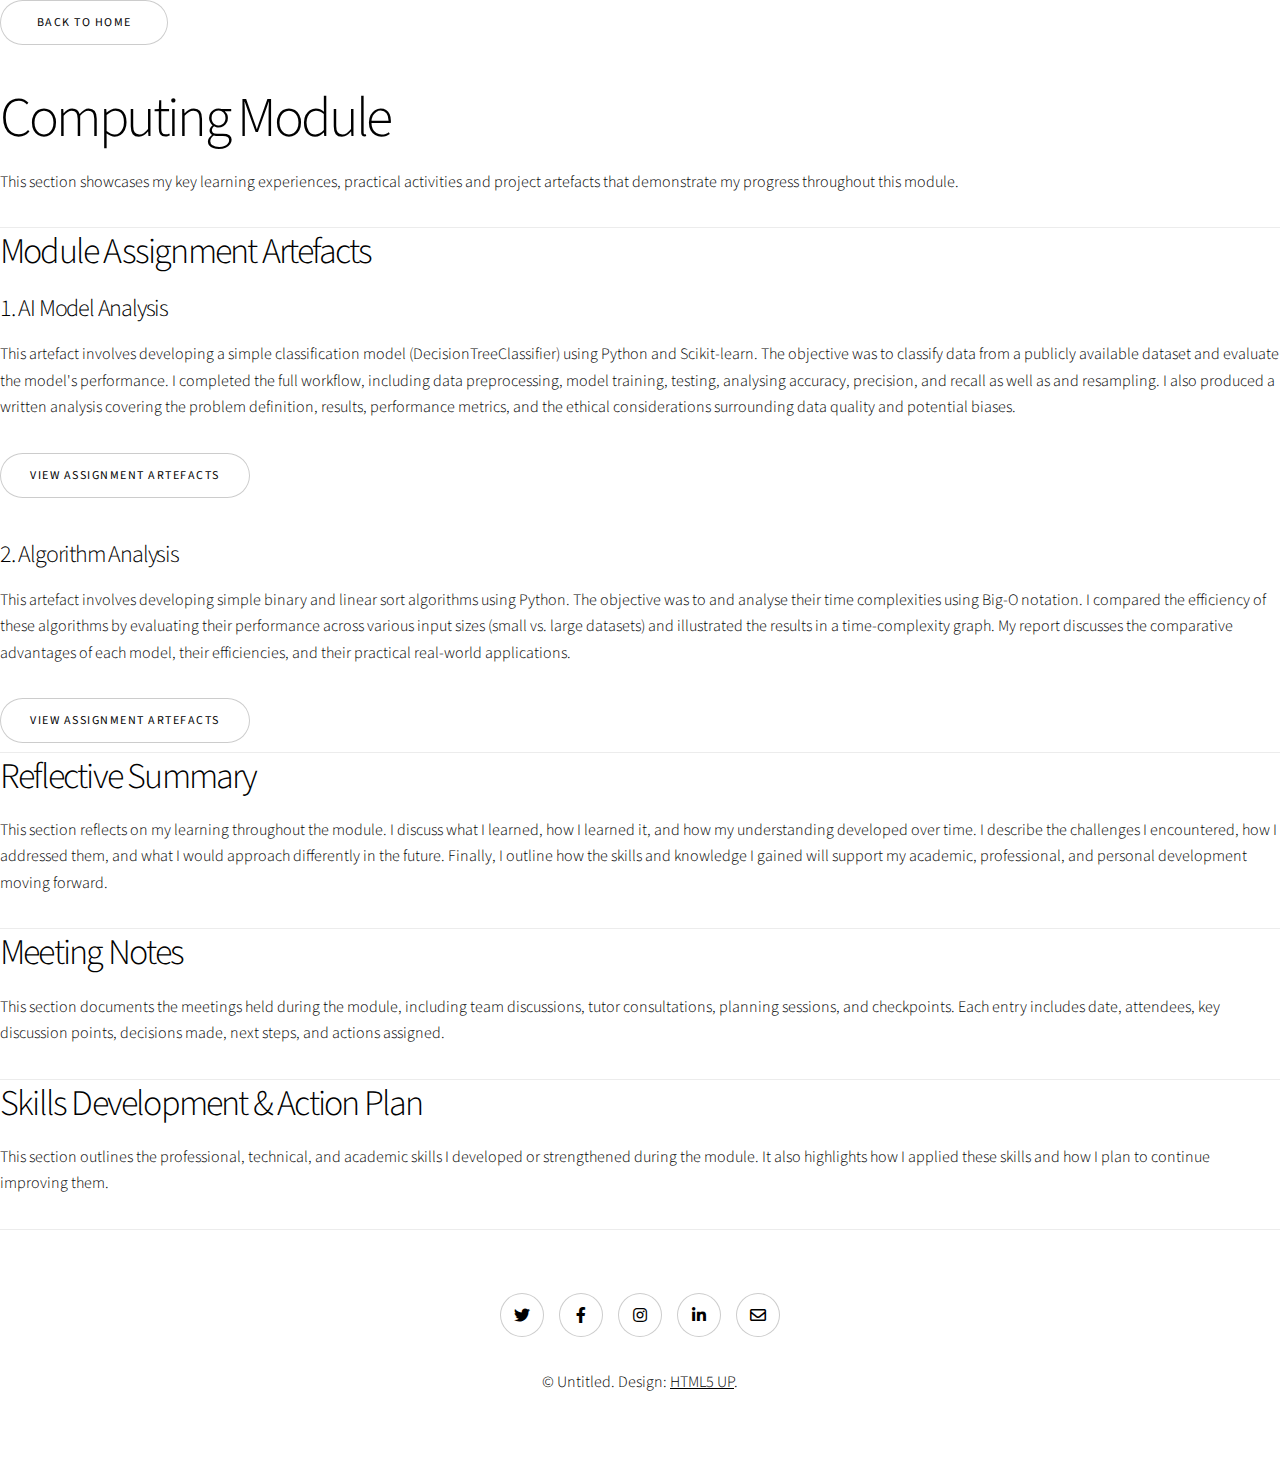
<file: module-01.html>
<!DOCTYPE HTML>
<!--
	Story by HTML5 UP
	html5up.net | @ajlkn
	Free for personal and commercial use under the CCA 3.0 license (html5up.net/license)
-->
<html>

<head>
	<title>Story by HTML5 UP</title>
	<meta charset="utf-8" />
	<meta name="viewport" content="width=device-width, initial-scale=1, user-scalable=no" />
	<link rel="stylesheet" href="assets/css/main.css" />
	<noscript>
		<link rel="stylesheet" href="assets/css/noscript.css" />
	</noscript>
</head>

<body class="is-preload gadjg">

	<!-- Wrapper -->
	<div id="wrapper" class="divided">


		<section
			class="agadjg-module-01 agadjg-module-spacing style2 orient-left content-align-left onload-image-fade-in onload-content-fade-right">
			<ul class="agadjg-align-right actions stacked align">
				<li class="agadjg-align-right"><a href="/" class="button big wide smooth-scroll-middle">Back to home</a>
				</li>
			</ul>
			<h1>Computing Module</h1>
			<p>This section showcases my key learning experiences, practical activities and project artefacts that
				demonstrate my progress throughout this module.</p>
		</section>

		<section
			class="agadjg-module-spacing style2 orient-left content-align-left  onload-image-fade-in onload-content-fade-right">
			<h2>Module Assignment Artefacts</h2>
			<h3>1. AI Model Analysis</h3>
			<p>This artefact involves developing a simple classification model (DecisionTreeClassifier) using Python and
				Scikit-learn. The objective was to classify data from a publicly available dataset and evaluate the
				model's performance. I completed the full workflow, including data preprocessing, model training,
				testing, analysing accuracy, precision, and recall as well as and resampling. I also produced a written
				analysis covering the problem definition, results, performance metrics, and the ethical considerations
				surrounding data quality and potential biases.</p>
			<a href="/module-01.html" class="button">View Assignment Artefacts</a>
			<ul></ul>
			<h3>2. Algorithm Analysis</h3>
			<p>
				This artefact involves developing simple binary and linear sort algorithms using Python. The objective
				was to and analyse their time complexities using Big-O notation. I compared the efficiency of these
				algorithms by evaluating their performance across various input sizes (small vs. large datasets) and
				illustrated the results in a time-complexity graph. My report discusses the comparative advantages of
				each model, their efficiencies, and their practical real-world applications.
			</p>
			<a href="/module-01.html" class="button">View Assignment Artefacts</a>
		</section>

		<section
			class="agadjg-module-spacing style2 orient-left content-align-left  onload-image-fade-in onload-content-fade-right">
			<h2>Reflective Summary</h2>
			<p>This section reflects on my learning throughout the module. I discuss what I learned, how I learned it,
				and how my understanding developed over time. I describe the challenges I encountered, how I addressed
				them, and what I would approach differently in the future.
				Finally, I outline how the skills and knowledge I gained will support my academic, professional, and
				personal development moving forward.</p>
		</section>

		<section
			class="agadjg-module-spacing style2 orient-left content-align-left  onload-image-fade-in onload-content-fade-right">
			<h2>Meeting Notes</h2>
			<p>This section documents the meetings held during the module, including team discussions, tutor
				consultations, planning sessions, and checkpoints. Each entry includes date, attendees, key discussion
				points, decisions made, next steps, and actions assigned.</p>
		</section>

		<section
			class="agadjg-module-spacing style2 orient-left content-align-left  onload-image-fade-in onload-content-fade-right">
			<h2>Skills Development & Action Plan</h2>
			<p>This section outlines the professional, technical, and academic skills I developed or strengthened during
				the module. It also highlights how I applied these skills and how I plan to continue improving them.</p>
		</section>

		<!-- Footer -->
		<footer class="wrapper style1 align-center">
			<div class="inner">
				<ul class="icons">
					<li><a href="#" class="icon brands style2 fa-twitter"><span class="label">Twitter</span></a></li>
					<li><a href="#" class="icon brands style2 fa-facebook-f"><span class="label">Facebook</span></a>
					</li>
					<li><a href="#" class="icon brands style2 fa-instagram"><span class="label">Instagram</span></a>
					</li>
					<li><a href="#" class="icon brands style2 fa-linkedin-in"><span class="label">LinkedIn</span></a>
					</li>
					<li><a href="#" class="icon style2 fa-envelope"><span class="label">Email</span></a></li>
				</ul>
				<p>&copy; Untitled. Design: <a href="https://html5up.net">HTML5 UP</a>.</p>
			</div>
		</footer>
	</div>

	<!-- Scripts -->
	<script src="assets/js/jquery.min.js"></script>
	<script src="assets/js/jquery.scrollex.min.js"></script>
	<script src="assets/js/jquery.scrolly.min.js"></script>
	<script src="assets/js/browser.min.js"></script>
	<script src="assets/js/breakpoints.min.js"></script>
	<script src="assets/js/util.js"></script>
	<script src="assets/js/main.js"></script>
</body>

</html>
</file>
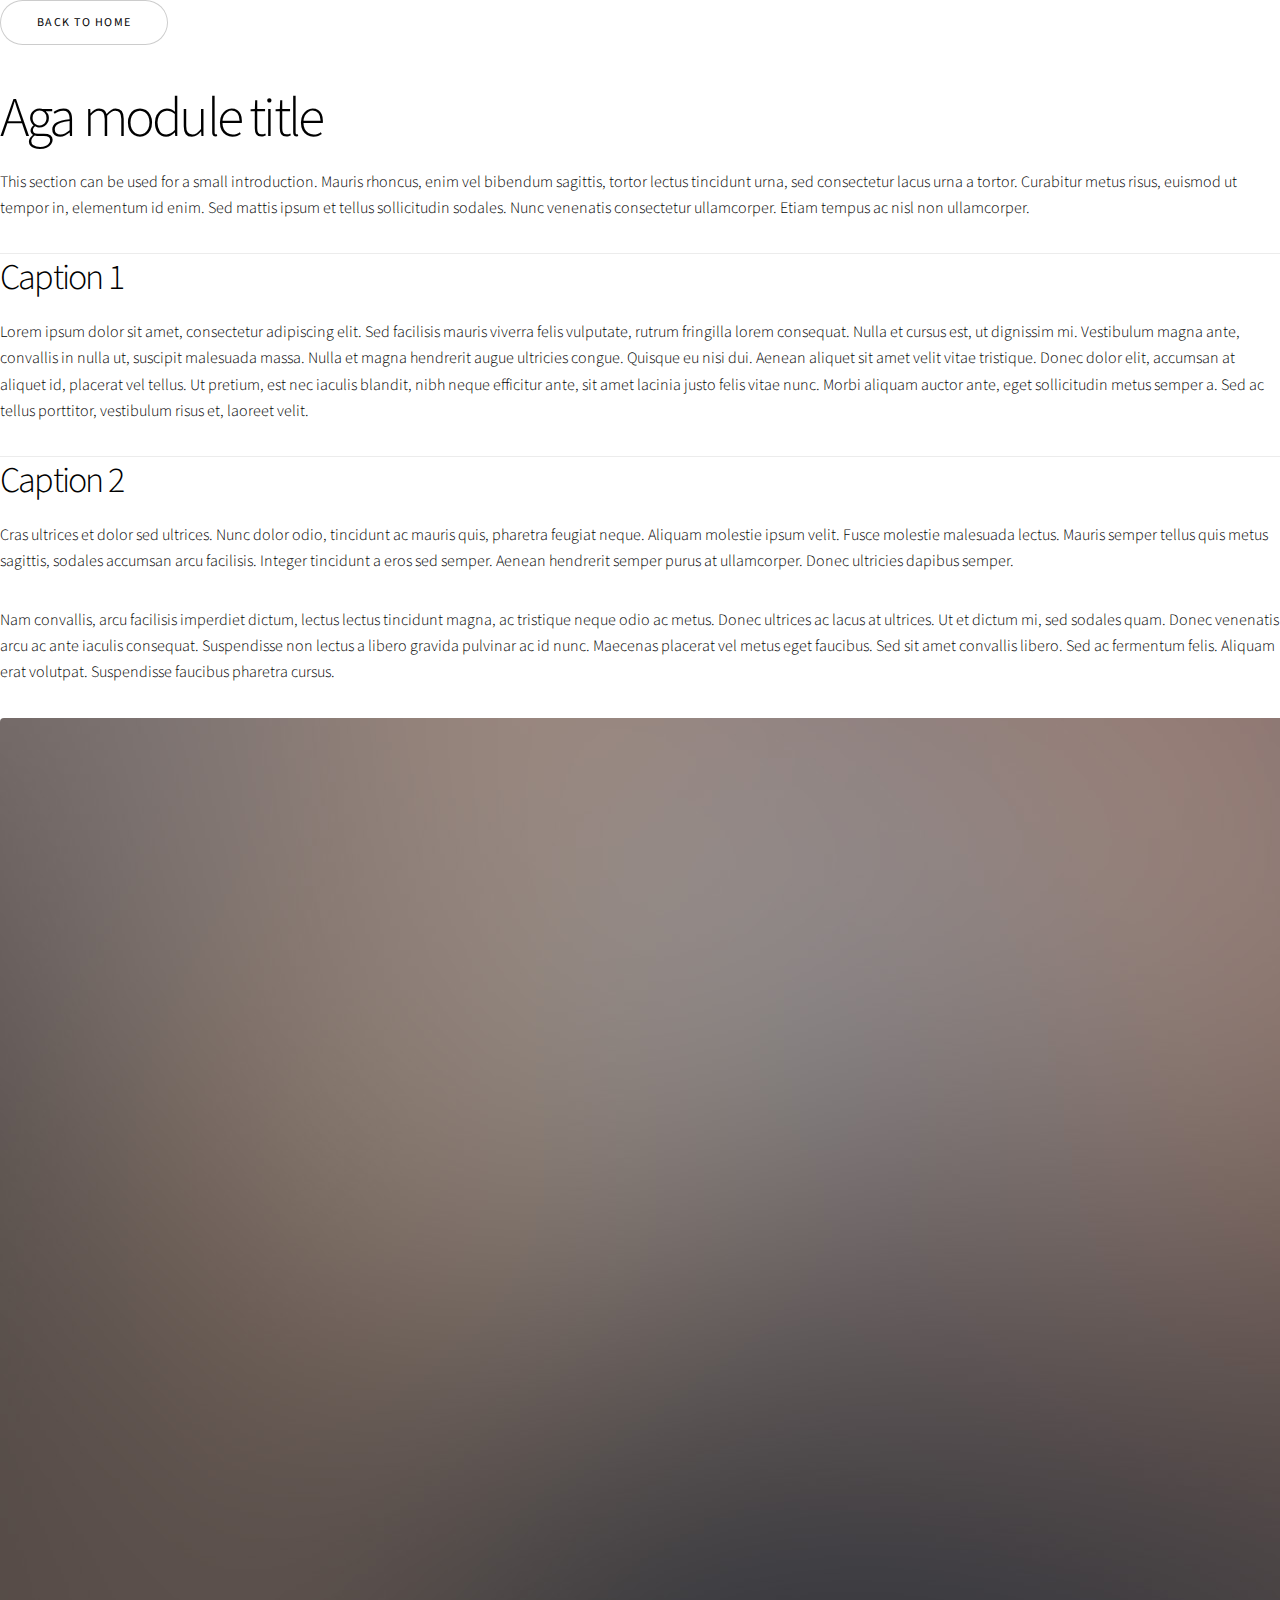
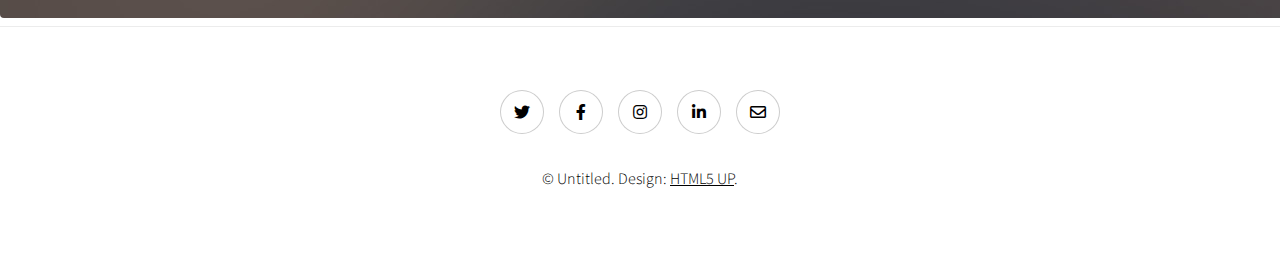
<file: module-02.html>
<!DOCTYPE HTML>
<!--
	Story by HTML5 UP
	html5up.net | @ajlkn
	Free for personal and commercial use under the CCA 3.0 license (html5up.net/license)
-->
<html>

<head>
	<title>Story by HTML5 UP</title>
	<meta charset="utf-8" />
	<meta name="viewport" content="width=device-width, initial-scale=1, user-scalable=no" />
	<link rel="stylesheet" href="assets/css/main.css" />
	<noscript>
		<link rel="stylesheet" href="assets/css/noscript.css" />
	</noscript>
</head>

<body class="is-preload gadjg">

	<!-- Wrapper -->
	<div id="wrapper" class="divided">


		<section
			class="agadjg-module-01 agadjg-module-spacing style2 orient-left content-align-left onload-image-fade-in onload-content-fade-right">
			<ul class="agadjg-align-right actions stacked align">
				<li class="agadjg-align-right"><a href="/" class="button big wide smooth-scroll-middle">Back to home</a></li>
			</ul>
			<h1>Aga module title</h1>
			<p>This section can be used for a small introduction. Mauris rhoncus, enim vel bibendum sagittis, tortor lectus tincidunt urna, sed consectetur lacus urna a
				tortor. Curabitur metus risus, euismod ut tempor in, elementum id enim. Sed mattis ipsum et tellus
				sollicitudin sodales. Nunc venenatis consectetur ullamcorper. Etiam tempus ac nisl non ullamcorper.</p>
		</section>

		<section
			class="agadjg-module-spacing style2 orient-left content-align-left  onload-image-fade-in onload-content-fade-right">
			<h2>Caption 1</h2>
			<p>Lorem ipsum dolor sit amet, consectetur adipiscing elit. Sed facilisis mauris viverra felis vulputate,
				rutrum fringilla lorem consequat. Nulla et cursus est, ut dignissim mi. Vestibulum magna ante, convallis
				in nulla ut, suscipit malesuada massa. Nulla et magna hendrerit augue ultricies congue. Quisque eu nisi
				dui. Aenean aliquet sit amet velit vitae tristique. Donec dolor elit, accumsan at aliquet id, placerat
				vel tellus. Ut pretium, est nec iaculis blandit, nibh neque efficitur ante, sit amet lacinia justo felis
				vitae nunc. Morbi aliquam auctor ante, eget sollicitudin metus semper a. Sed ac tellus porttitor,
				vestibulum risus et, laoreet velit. </p>
		</section>

		<section
			class="agadjg-module-spacing style2 orient-left content-align-left  onload-image-fade-in onload-content-fade-right">
			<h2>Caption 2</h2>

			<p> Cras ultrices et dolor sed ultrices. Nunc dolor odio, tincidunt ac mauris quis, pharetra feugiat neque.
				Aliquam molestie ipsum velit. Fusce molestie malesuada lectus. Mauris semper tellus quis metus sagittis,
				sodales accumsan arcu facilisis. Integer tincidunt a eros sed semper. Aenean hendrerit semper purus at
				ullamcorper. Donec ultricies dapibus semper.</p>
			<p>Nam convallis, arcu facilisis imperdiet dictum, lectus lectus tincidunt magna, ac tristique neque odio ac
				metus. Donec ultrices ac lacus at ultrices. Ut et dictum mi, sed sodales quam. Donec venenatis arcu ac
				ante iaculis consequat. Suspendisse non lectus a libero gravida pulvinar ac id nunc. Maecenas placerat
				vel metus eget faucibus. Sed sit amet convallis libero. Sed ac fermentum felis. Aliquam erat volutpat.
				Suspendisse faucibus pharetra cursus. </p>

			<div class="image">
				<a href="/images/spotlight01.jpg" target="_blank">
					<img class="img-50" src="images/spotlight01.jpg" alt="" />
				</a>
			</div>
		</section>

		<!-- Footer -->
		<footer class="wrapper style1 align-center">
			<div class="inner">
				<ul class="icons">
					<li><a href="#" class="icon brands style2 fa-twitter"><span class="label">Twitter</span></a></li>
					<li><a href="#" class="icon brands style2 fa-facebook-f"><span class="label">Facebook</span></a>
					</li>
					<li><a href="#" class="icon brands style2 fa-instagram"><span class="label">Instagram</span></a>
					</li>
					<li><a href="#" class="icon brands style2 fa-linkedin-in"><span class="label">LinkedIn</span></a>
					</li>
					<li><a href="#" class="icon style2 fa-envelope"><span class="label">Email</span></a></li>
				</ul>
				<p>&copy; Untitled. Design: <a href="https://html5up.net">HTML5 UP</a>.</p>
			</div>
		</footer>
	</div>

	<!-- Scripts -->
	<script src="assets/js/jquery.min.js"></script>
	<script src="assets/js/jquery.scrollex.min.js"></script>
	<script src="assets/js/jquery.scrolly.min.js"></script>
	<script src="assets/js/browser.min.js"></script>
	<script src="assets/js/breakpoints.min.js"></script>
	<script src="assets/js/util.js"></script>
	<script src="assets/js/main.js"></script>
</body>

</html>
</file>
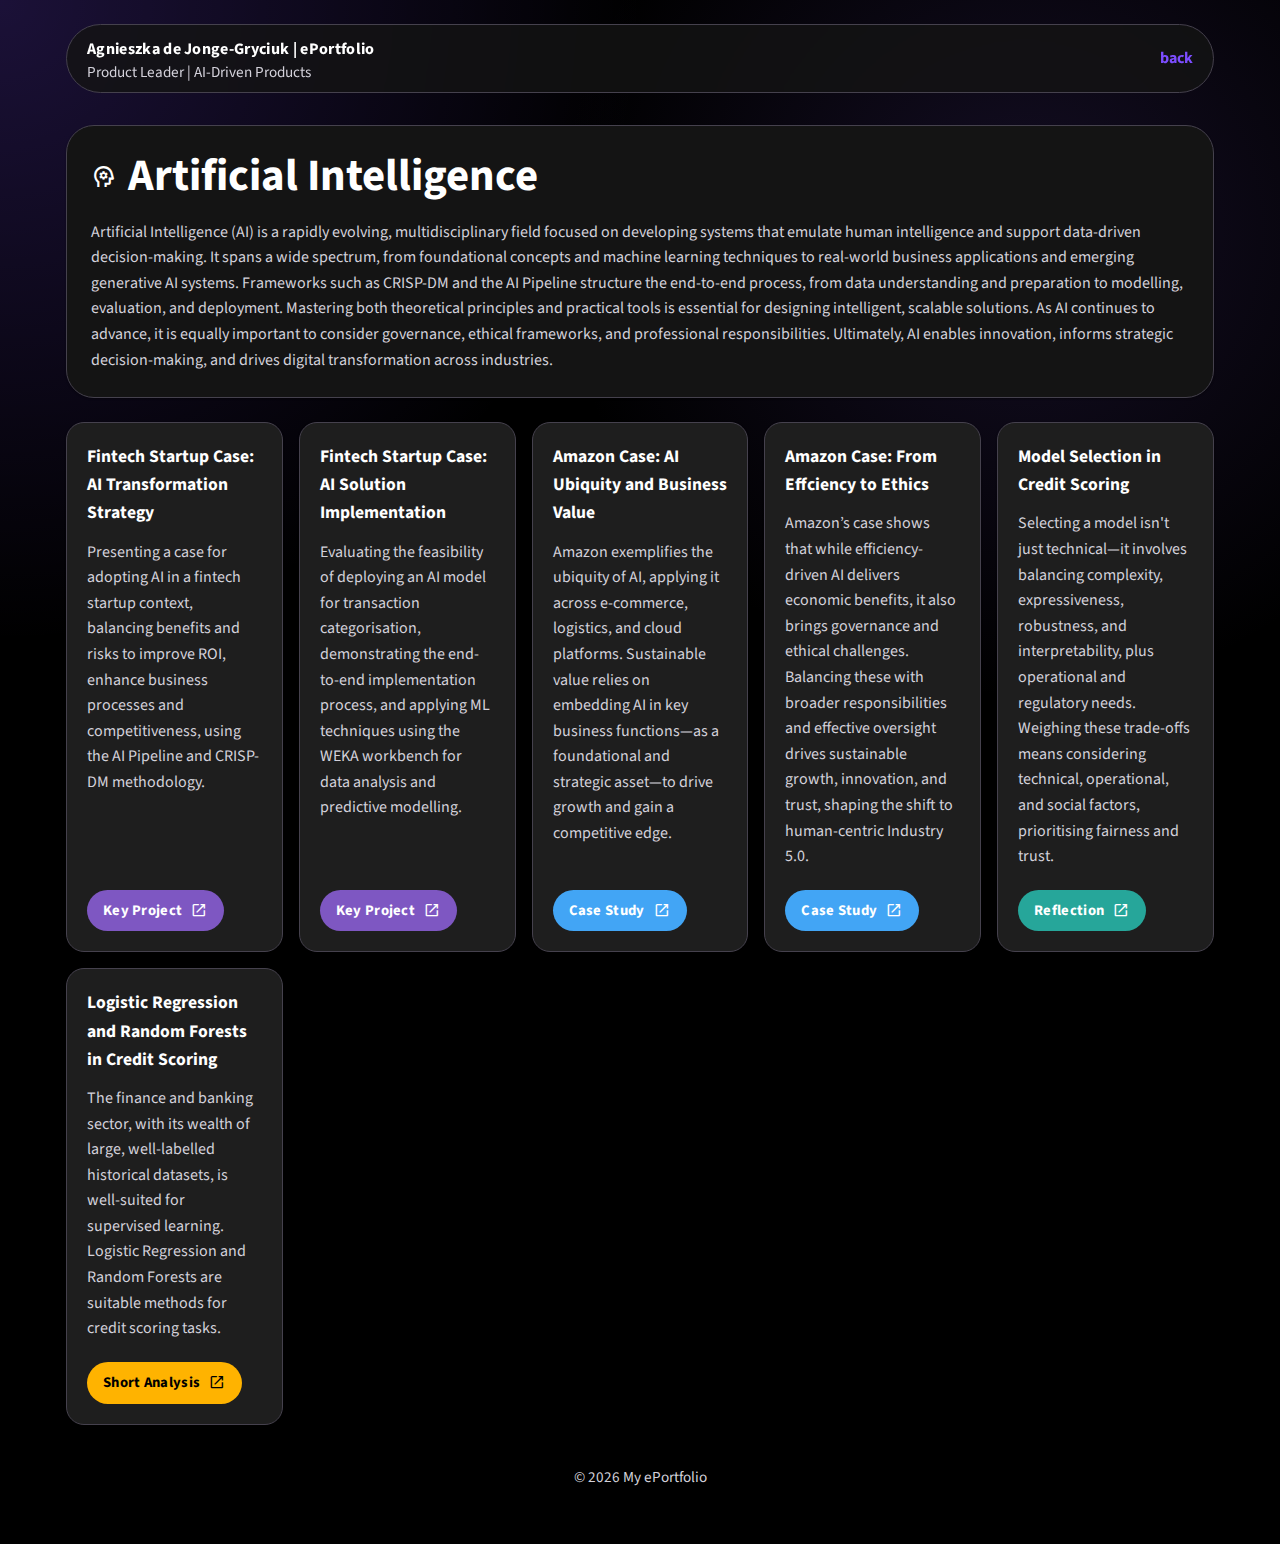
<file: pages/artificial-intelligence.html>
<!doctype html>
<html lang="en">
<head>
  <meta charset="utf-8">
  <meta name="viewport" content="width=device-width, initial-scale=1">
  <title>Artificial Intelligence | My ePortfolio</title>
  <meta name="description" content="Structured portfolio sections for Artificial Intelligence.">
  <link rel="preconnect" href="https://fonts.googleapis.com">
  <link rel="preconnect" href="https://fonts.gstatic.com" crossorigin>
    <link href="https://fonts.googleapis.com/css2?family=Roboto:ital,wght@0,100;0,300;0,400;0,500;0,700;0,900;1,100;1,300;1,400;1,500;1,700;1,900&family=Rubik:ital,wght@0,300..900;1,300..900&family=Source+Sans+3:ital,wght@0,200..900;1,200..900&display=swap" rel="stylesheet">
  <link href="https://fonts.googleapis.com/css2?family=Material+Symbols+Outlined:opsz,wght,FILL,GRAD@24,500,0,0" rel="stylesheet">
  <link rel="stylesheet" href="../assets/css/base.css">
  <link rel="stylesheet" href="../assets/css/components.css">
  <link rel="stylesheet" href="../assets/css/responsive.css">
</head>
<body>
  <a class="skip-link" href="#main">Skip to main content</a>
  <div class="page-shell">
    <header class="site-header">
      <nav class="top-nav" aria-label="Main navigation">
        <div class="brand-wrap">
          <span class="brand">Agnieszka de Jonge-Gryciuk | ePortfolio</span>
          <span class="brand-subtitle">Product Leader | AI-Driven Products</span>
        </div>
        <a class="nav-link" href="../index.html">back</a>
      </nav>
    </header>

    <main id="main">
      <section class="panel page-heading">
        <h1 class="section-title">
          <span class="module-label">
            <span class="material-symbols-outlined module-icon" aria-hidden="true">psychology</span>
            Artificial Intelligence
          </span>
        </h1>
        <p>Artificial Intelligence (AI) is a rapidly evolving, multidisciplinary field focused on developing systems that emulate human intelligence and support data-driven decision-making. It spans a wide spectrum, from foundational concepts and machine learning techniques to real-world business applications and emerging generative AI systems. Frameworks such as CRISP-DM and the AI Pipeline structure the end-to-end process, from data understanding and preparation to modelling, evaluation, and deployment. Mastering both theoretical principles and practical tools is essential for designing intelligent, scalable solutions. As AI continues to advance, it is equally important to consider governance, ethical frameworks, and professional responsibilities. Ultimately, AI enables innovation, informs strategic decision-making, and drives digital transformation across industries.
</p>
      </section>

      <section class="section-grid" aria-label="Portfolio section cards">
        <article class="card">
          <h3>Fintech Startup Case: AI Transformation Strategy</h3>
          <p>Presenting a case for adopting AI in a fintech startup context, balancing benefits and risks to improve ROI, enhance business processes and competitiveness, using the AI
             Pipeline and CRISP-DM methodology.</p>
          <div class="card-footer">
            <a class="md-btn btn-key-project" href="../assets/pdf/Fintech_Startup_AI_Transformation_Proposal.pdf" target="_blank">
              <span>Key Project</span>
              <span class="material-symbols-outlined" aria-hidden="true">open_in_new</span>
            </a>
          </div>
        </article>

        <article class="card">
          <h3>Fintech Startup Case: AI Solution Implementation </h3>
          <p>Evaluating the feasibility of deploying an AI model for transaction categorisation, demonstrating the end-to-end implementation process, and applying ML techniques using the WEKA workbench for data analysis and predictive modelling.</p>
          <div class="card-footer">
            <a class="md-btn btn-key-project" href="../assets/pdf/Fintech_Startup_AI_Solution_Implementation.pdf" target="_blank">
              <span>Key Project</span>
              <span class="material-symbols-outlined" aria-hidden="true">open_in_new</span>
            </a>
          </div>
        </article>
        <article class="card">
          <h3>Amazon Case: AI Ubiquity and Business Value</h3>
          <p>Amazon exemplifies the ubiquity of AI, applying it across e-commerce, logistics, and cloud platforms. Sustainable value relies on embedding AI in key business functions—as a foundational and strategic asset—to drive growth and gain a competitive edge.</p>
          <div class="card-footer">
            <a class="md-btn btn-case-study" href="../assets/pdf/Ubiquitous_AI_Lessons_from_Amazon.pdf" target="_blank">
              <span>Case Study</span>
              <span class="material-symbols-outlined" aria-hidden="true">open_in_new</span>
            </a>
          </div>
        </article>

        </article>
        <article class="card">
          <h3>Amazon Case: From Effciency to Ethics</h3>
          <p>Amazon’s case shows that while efficiency-driven AI delivers economic benefits, it also brings governance and ethical challenges. Balancing these with broader responsibilities and effective oversight drives sustainable growth, innovation, and trust, shaping the shift to human-centric Industry 5.0.</p>
          <div class="card-footer">
            <a class="md-btn btn-case-study" href="../assets/pdf/Amazon_From_Efficiency_to_Ethics.pdf" target="_blank">
              <span>Case Study</span>
              <span class="material-symbols-outlined" aria-hidden="true">open_in_new</span>
            </a>
          </div>
        </article>

        <article class="card">
          <h3>Model Selection in Credit Scoring</h3>
          <p>Selecting a model isn't just technical—it involves balancing complexity, expressiveness, robustness, and interpretability, plus operational and regulatory needs. Weighing these trade-offs means considering technical, operational, and social factors, prioritising fairness and trust.</p>
          <div class="card-footer">
            <a class="md-btn btn-reflection" href="../assets/pdf/Model_Selection_in_Credit_Risk_Management.pdf" target="_blank">
              <span>Reflection</span>
              <span class="material-symbols-outlined" aria-hidden="true">open_in_new</span>
            </a>
          </div>
        </article>

        <article class="card">
          <h3>Logistic Regression and Random Forests in Credit Scoring</h3>
          <p>The finance and banking sector, with its wealth of large, well-labelled historical datasets, is well-suited for supervised learning. Logistic Regression and Random Forests are suitable methods for credit scoring tasks.</p>
          <div class="card-footer">
            <a class="md-btn btn-short-analysis" href="../assets/pdf/Logistic_Regression_and_Random_Forests_in_Credit_Scoring.pdf" target="_blank">
              <span>Short Analysis</span>
              <span class="material-symbols-outlined" aria-hidden="true">open_in_new</span>
            </a>
          </div>
        </article>

      </section>
    </main>

    <footer class="footer">
      <p>&copy; <span data-year></span> My ePortfolio</p>
    </footer>
  </div>

  <script src="../assets/js/site.js"></script>
</body>
</html>
</file>
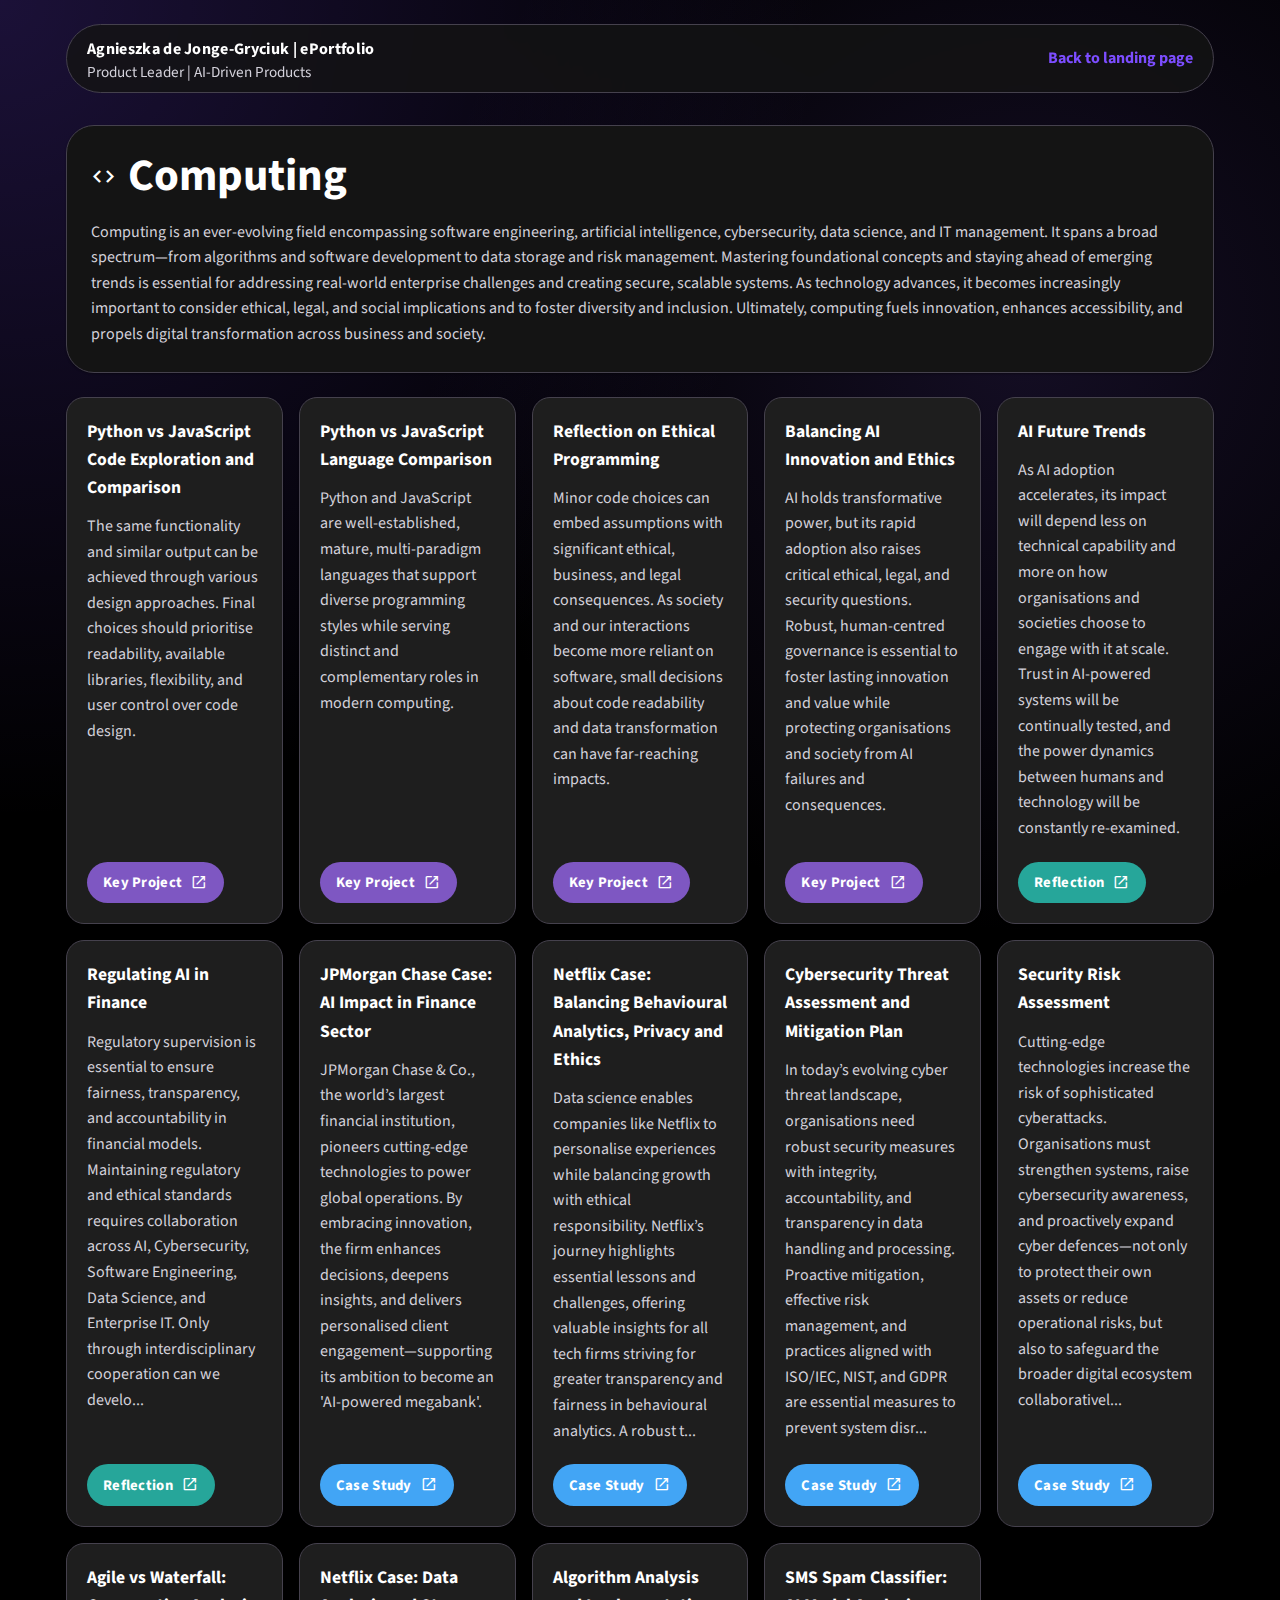
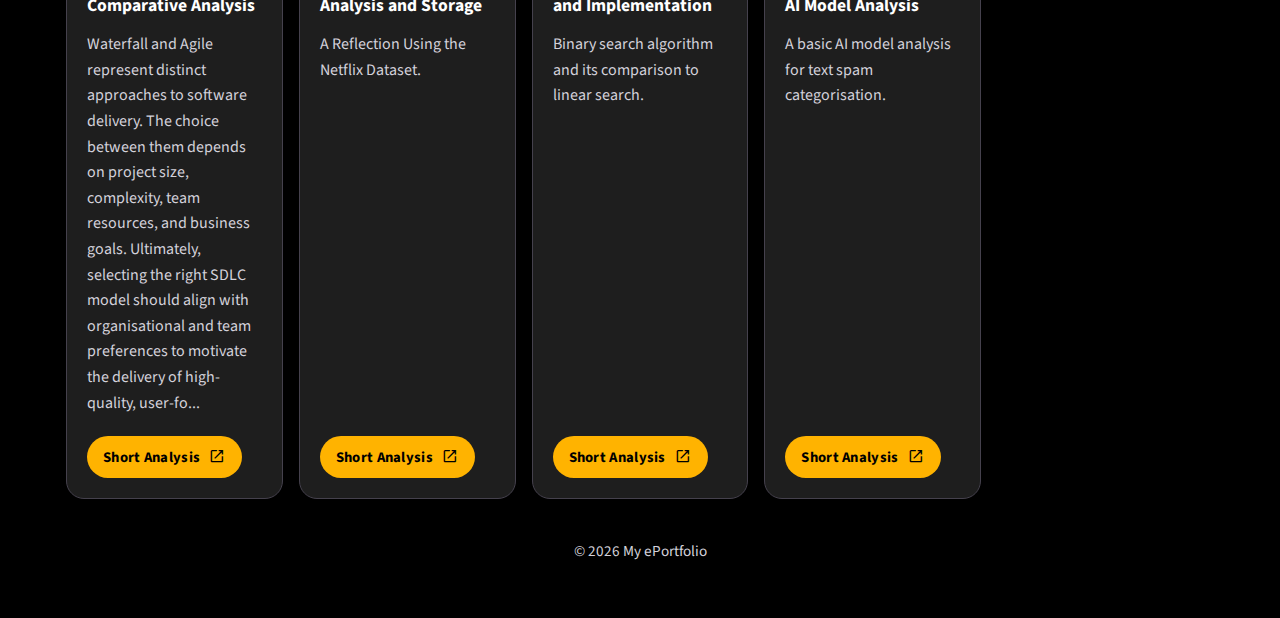
<file: pages/computing.html>
<!doctype html>
<html lang="en">
<head>
  <meta charset="utf-8">
  <meta name="viewport" content="width=device-width, initial-scale=1">
  <title>Computing | My ePortfolio</title>
  <meta name="description" content="Structured portfolio sections for Computing.">
  <link rel="preconnect" href="https://fonts.googleapis.com">
  <link rel="preconnect" href="https://fonts.gstatic.com" crossorigin>
    <link href="https://fonts.googleapis.com/css2?family=Roboto:ital,wght@0,100;0,300;0,400;0,500;0,700;0,900;1,100;1,300;1,400;1,500;1,700;1,900&family=Rubik:ital,wght@0,300..900;1,300..900&family=Source+Sans+3:ital,wght@0,200..900;1,200..900&display=swap" rel="stylesheet">
  <link href="https://fonts.googleapis.com/css2?family=Material+Symbols+Outlined:opsz,wght,FILL,GRAD@24,500,0,0" rel="stylesheet">
  <link rel="stylesheet" href="../assets/css/base.css">
  <link rel="stylesheet" href="../assets/css/components.css">
  <link rel="stylesheet" href="../assets/css/responsive.css">
</head>
<body>
  <a class="skip-link" href="#main">Skip to main content</a>
  <div class="page-shell">
    <header class="site-header">
      <nav class="top-nav" aria-label="Main navigation">
        <div class="brand-wrap">
          <span class="brand">Agnieszka de Jonge-Gryciuk | ePortfolio</span>
          <span class="brand-subtitle">Product Leader | AI-Driven Products</span>
        </div>
        <a class="nav-link" href="../index.html">Back to landing page</a>
      </nav>
    </header>

    <main id="main">
      <section class="panel page-heading">
        <h1 class="section-title">
          <span class="module-label">
            <span class="material-symbols-outlined module-icon" aria-hidden="true">code</span>
            Computing
          </span>
        </h1>
        <p>Computing is an ever-evolving field encompassing software engineering, artificial intelligence, cybersecurity, data science, and IT management. It spans a broad spectrum—from algorithms and software development to data storage and risk management. Mastering foundational concepts and staying ahead of emerging trends is essential for addressing real-world enterprise challenges and creating secure, scalable systems. As technology advances, it becomes increasingly important to consider ethical, legal, and social implications and to foster diversity and inclusion. Ultimately, computing fuels innovation, enhances accessibility, and propels digital transformation across business and society.</p>
      </section>

      <section class="section-grid" aria-label="Portfolio section cards">
        <article class="card">
          <h3>Python vs JavaScript Code Exploration and Comparison</h3>
          <p>The same functionality and similar output can be achieved through various design approaches. Final choices should prioritise readability, available libraries, flexibility, and user control over code design.</p>
          <div class="card-footer">
            <a class="md-btn btn-key-project" href="/assets/pdf/Python_vs_JavaScript_Comparison_and_Code Exploration.pdf" target="_blank">
              <span>Key Project</span>
              <span class="material-symbols-outlined" aria-hidden="true">open_in_new</span>
            </a>
          </div>
        </article>

        <article class="card">
          <h3>Python vs JavaScript Language Comparison</h3>
          <p>Python and JavaScript are well-established, mature, multi-paradigm languages that
support diverse programming styles while serving distinct and complementary roles in modern computing.</p>
          <div class="card-footer">
            <a class="md-btn btn-key-project" href="/assets/pdf/Python_vs_JavaScript_Language_Comparison.pdf" target="_blank">
              <span>Key Project</span>
              <span class="material-symbols-outlined" aria-hidden="true">open_in_new</span>
            </a>
          </div>
        </article>

        <article class="card">
          <h3>Reflection on Ethical Programming</h3>
          <p>Minor code choices can embed assumptions with significant ethical, business, and legal consequences. As society and our interactions become more reliant on software, small decisions about code readability and data transformation can have far-reaching impacts.</p>
          <div class="card-footer">
            <a class="md-btn btn-key-project" href="/assets/pdf/Ethical_Programming_Professional_Reflection.pdf" target="_blank">
              <span>Key Project</span>
              <span class="material-symbols-outlined" aria-hidden="true">open_in_new</span>
            </a>
          </div>
        </article>

        <article class="card">
          <h3>Balancing AI Innovation and Ethics</h3>
          <p>AI holds transformative power, but its rapid adoption also raises critical ethical, legal, and security questions. Robust, human-centred governance is essential to foster lasting innovation and value while protecting organisations and society from AI failures and consequences.</p>
          <div class="card-footer">
            <a class="md-btn btn-key-project" href="/assets/pdf/AI_Innovation_vs_Ethics_Presentation.mp4" target="_blank">
              <span>Key Project</span>
              <span class="material-symbols-outlined" aria-hidden="true">open_in_new</span>
            </a>
          </div>
        </article>

        <article class="card">
          <h3>AI Future Trends</h3>
          <p>As AI adoption accelerates, its impact will depend less on technical capability and more on how organisations and societies choose to engage with it at scale. Trust in AI-powered systems will be continually tested, and the power dynamics between humans and technology will be constantly re-examined.</p>
          <div class="card-footer">
            <a class="md-btn btn-reflection" href="/assets/pdf/AI_Future_Trends.pdf" target="_blank">
              <span>Reflection</span>
              <span class="material-symbols-outlined" aria-hidden="true">open_in_new</span>
            </a>
          </div>
        </article>

         <article class="card">
          <h3>Regulating AI in Finance</h3>
          <p>Regulatory supervision is essential to ensure fairness, transparency, and accountability in financial models. Maintaining regulatory and ethical standards requires collaboration across AI, Cybersecurity, Software Engineering, Data Science, and Enterprise IT. Only through interdisciplinary cooperation can we develop safe, secure, and ethical algorithmic systems that remain explainable and auditable.</p>
          <div class="card-footer">
            <a class="md-btn btn-reflection" href="/assets/pdf/Regulating_AI_in_Finance.pdf" target="_blank">
              <span>Reflection</span>
              <span class="material-symbols-outlined" aria-hidden="true">open_in_new</span>
            </a>
          </div>
        </article>
        <article class="card">
          <h3>JPMorgan Chase Case: AI Impact in Finance Sector</h3>
          <p>JPMorgan Chase & Co., the world’s largest financial institution, pioneers cutting-edge technologies to power global operations. By embracing innovation, the firm enhances decisions, deepens insights, and delivers personalised client engagement—supporting its ambition to become an 'AI-powered megabank'.</p>
          <div class="card-footer">
            <a class="md-btn btn-case-study" href="/assets/pdf/JPMorgan_Evolution_of_Computing_and_Its_Impact.pdf" target="_blank">
              <span>Case Study</span>
              <span class="material-symbols-outlined" aria-hidden="true">open_in_new</span>
            </a>
          </div>
        </article>

        <article class="card">
          <h3>Netflix Case: Balancing Behavioural Analytics, Privacy and Ethics</h3>
          <p>Data science enables companies like Netflix to personalise experiences while balancing growth with ethical responsibility. Netflix’s journey highlights essential
lessons and challenges, offering valuable insights for all tech firms striving for greater transparency and fairness in behavioural analytics. A robust technology
ecosystem must balance sophisticated models with human sensitivity, giving users control over their data to build trust and deliver hyper-personalised experiences in a rapidly changing digital landscape.</p>
          <div class="card-footer">
            <a class="md-btn btn-case-study" href="/assets/pdf/Netflix_Balancing Behavioural Analytics, Privacy and Ethics.pdf" target="_blank">
              <span>Case Study</span>
              <span class="material-symbols-outlined" aria-hidden="true">open_in_new</span>
            </a>
          </div>
        </article>

        <article class="card">
          <h3>Cybersecurity Threat Assessment and Mitigation Plan</h3>
          <p>In today’s evolving cyber threat landscape, organisations need robust security measures with integrity, accountability, and transparency in data handling and
processing. Proactive mitigation, effective risk management, and practices aligned with ISO/IEC, NIST, and GDPR are essential measures to prevent system disruptions, data breaches, regulatory fines, loss of customer trust, and damage to
the organisation's reputation.</p>
          <div class="card-footer">
            <a class="md-btn btn-case-study" href="/assets/pdf/Cybersecurity_Threat_Assessment_and_Mitigation_Plan.pdf" target="_blank">
              <span>Case Study</span>
              <span class="material-symbols-outlined" aria-hidden="true">open_in_new</span>
            </a>
          </div>
        </article>
        
         <article class="card">
          <h3>Security Risk Assessment</h3>
          <p>Cutting-edge technologies increase the risk of sophisticated cyberattacks. Organisations must strengthen systems, raise cybersecurity awareness, and proactively expand cyber
defences—not only to protect their own assets or reduce operational risks, but also to safeguard the broader digital ecosystem collaboratively.</p>
          <div class="card-footer">
            <a class="md-btn btn-case-study" href="/assets/pdf/Security_Risk_Assessment.pdf" target="_blank">
              <span>Case Study</span>
              <span class="material-symbols-outlined" aria-hidden="true">open_in_new</span>
            </a>
          </div>
        </article>
        <article class="card">
          <h3>Agile vs Waterfall: Comparative Analysis</h3>
          <p>Waterfall and Agile represent distinct approaches to software delivery. The choice between them depends on project size, complexity, team resources, and business goals. Ultimately, selecting the right SDLC model should align with organisational and team preferences to motivate the delivery of high-quality, user-focused software.</p>
          <div class="card-footer">
            <a class="md-btn btn-short-analysis" href="/assets/pdf/Comparative_Analysis_of_Software_Development_Methodologies.pdf" target="_blank">
              <span>Short Analysis</span>
              <span class="material-symbols-outlined" aria-hidden="true">open_in_new</span>
            </a>
          </div>
        </article>

        <article class="card">
          <h3>Netflix Case: Data Analysis and Storage</h3>
          <p>A Reflection Using the Netflix Dataset.</p>
          <div class="card-footer">
            <a class="md-btn btn-short-analysis" href="/assets/pdf/Netflix_Data_Analysis_and_Storage.pdf" target="_blank">
              <span>Short Analysis</span>
              <span class="material-symbols-outlined" aria-hidden="true">open_in_new</span>
            </a>
          </div>
        </article>
         <article class="card">
          <h3>Algorithm Analysis and Implementation</h3>
          <p>Binary search algorithm and its comparison to linear search.</p>
          <div class="card-footer">
            <a class="md-btn btn-short-analysis" href="/assets/pdf/Algorithms_Binary_vs_Linear.pdf" target="_blank">
              <span>Short Analysis</span>
              <span class="material-symbols-outlined" aria-hidden="true">open_in_new</span>
            </a>
          </div>
        </article>
        </article>
         <article class="card">
          <h3>SMS Spam Classifier: AI Model Analysis</h3>
          <p>A basic AI model analysis for text spam categorisation.</p>
          <div class="card-footer">
            <a class="md-btn btn-short-analysis" href="/assets/pdf/Spam_Classifier_AI_Model_Analysis.pdf" target="_blank">
              <span>Short Analysis</span>
              <span class="material-symbols-outlined" aria-hidden="true">open_in_new</span>
            </a>
          </div>
        </article>
      </section>
    </main>

    <footer class="footer">
      <p>&copy; <span data-year></span> My ePortfolio</p>
    </footer>
  </div>

  <script src="../assets/js/site.js"></script>
</body>
</html>
</file>
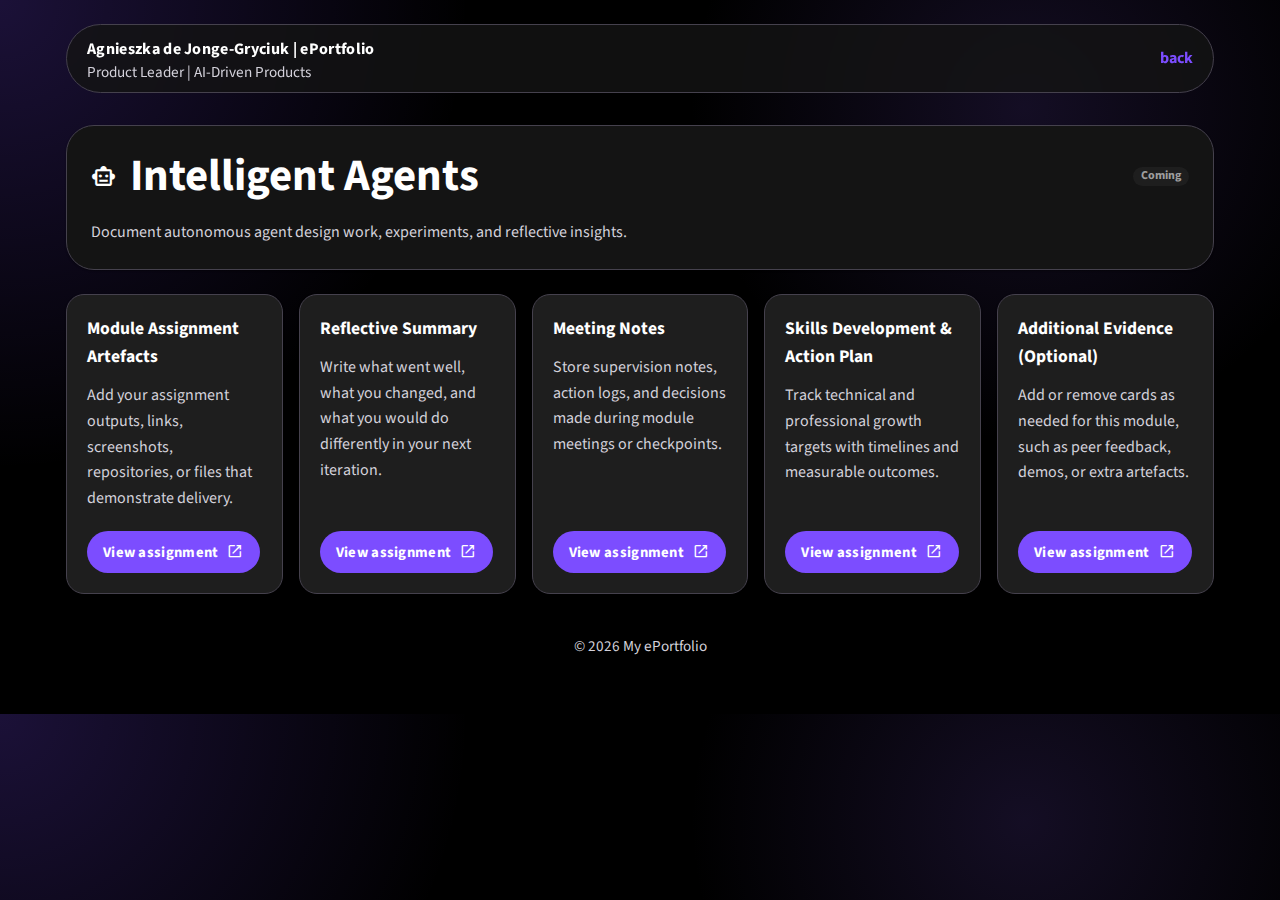
<file: pages/intelligent-agents.html>
<!doctype html>
<html lang="en">
<head>
  <meta charset="utf-8">
  <meta name="viewport" content="width=device-width, initial-scale=1">
  <title>Intelligent Agents | My ePortfolio</title>
  <meta name="description" content="Structured portfolio sections for Intelligent Agents.">
  <link rel="preconnect" href="https://fonts.googleapis.com">
  <link rel="preconnect" href="https://fonts.gstatic.com" crossorigin>
    <link href="https://fonts.googleapis.com/css2?family=Roboto:ital,wght@0,100;0,300;0,400;0,500;0,700;0,900;1,100;1,300;1,400;1,500;1,700;1,900&family=Rubik:ital,wght@0,300..900;1,300..900&family=Source+Sans+3:ital,wght@0,200..900;1,200..900&display=swap" rel="stylesheet">
  <link href="https://fonts.googleapis.com/css2?family=Material+Symbols+Outlined:opsz,wght,FILL,GRAD@24,500,0,0" rel="stylesheet">
  <link rel="stylesheet" href="../assets/css/base.css">
  <link rel="stylesheet" href="../assets/css/components.css">
  <link rel="stylesheet" href="../assets/css/responsive.css">
</head>
<body>
  <a class="skip-link" href="#main">Skip to main content</a>
  <div class="page-shell">
    <header class="site-header">
      <nav class="top-nav" aria-label="Main navigation">
        <div class="brand-wrap">
          <span class="brand">Agnieszka de Jonge-Gryciuk | ePortfolio</span>
          <span class="brand-subtitle">Product Leader | AI-Driven Products</span>
        </div>
        <a class="nav-link" href="../index.html">back</a>
      </nav>
    </header>

    <main id="main">
      <section class="panel page-heading">
        <h1 class="section-title">
          <span class="material-symbols-outlined module-icon" aria-hidden="true">smart_toy</span>
          Intelligent Agents
          <span class="module-status module-status--coming">Coming</span>
        </h1>
        <p>Document autonomous agent design work, experiments, and reflective insights.</p>
      </section>

      <section class="section-grid" aria-label="Portfolio section cards">
        <article class="card">
          <h3>Module Assignment Artefacts</h3>
          <p>Add your assignment outputs, links, screenshots, repositories, or files that demonstrate delivery.</p>
          <div class="card-footer">
            <a class="md-btn" href="#">
              <span>View assignment</span>
              <span class="material-symbols-outlined" aria-hidden="true">open_in_new</span>
            </a>
          </div>
        </article>

        <article class="card">
          <h3>Reflective Summary</h3>
          <p>Write what went well, what you changed, and what you would do differently in your next iteration.</p>
          <div class="card-footer">
            <a class="md-btn" href="#">
              <span>View assignment</span>
              <span class="material-symbols-outlined" aria-hidden="true">open_in_new</span>
            </a>
          </div>
        </article>

        <article class="card">
          <h3>Meeting Notes</h3>
          <p>Store supervision notes, action logs, and decisions made during module meetings or checkpoints.</p>
          <div class="card-footer">
            <a class="md-btn" href="#">
              <span>View assignment</span>
              <span class="material-symbols-outlined" aria-hidden="true">open_in_new</span>
            </a>
          </div>
        </article>

        <article class="card">
          <h3>Skills Development &amp; Action Plan</h3>
          <p>Track technical and professional growth targets with timelines and measurable outcomes.</p>
          <div class="card-footer">
            <a class="md-btn" href="#">
              <span>View assignment</span>
              <span class="material-symbols-outlined" aria-hidden="true">open_in_new</span>
            </a>
          </div>
        </article>

        <article class="card">
          <h3>Additional Evidence (Optional)</h3>
          <p>Add or remove cards as needed for this module, such as peer feedback, demos, or extra artefacts.</p>
          <div class="card-footer">
            <a class="md-btn" href="#">
              <span>View assignment</span>
              <span class="material-symbols-outlined" aria-hidden="true">open_in_new</span>
            </a>
          </div>
        </article>
      </section>
    </main>

    <footer class="footer">
      <p>&copy; <span data-year></span> My ePortfolio</p>
    </footer>
  </div>

  <script src="../assets/js/site.js"></script>
</body>
</html>
</file>
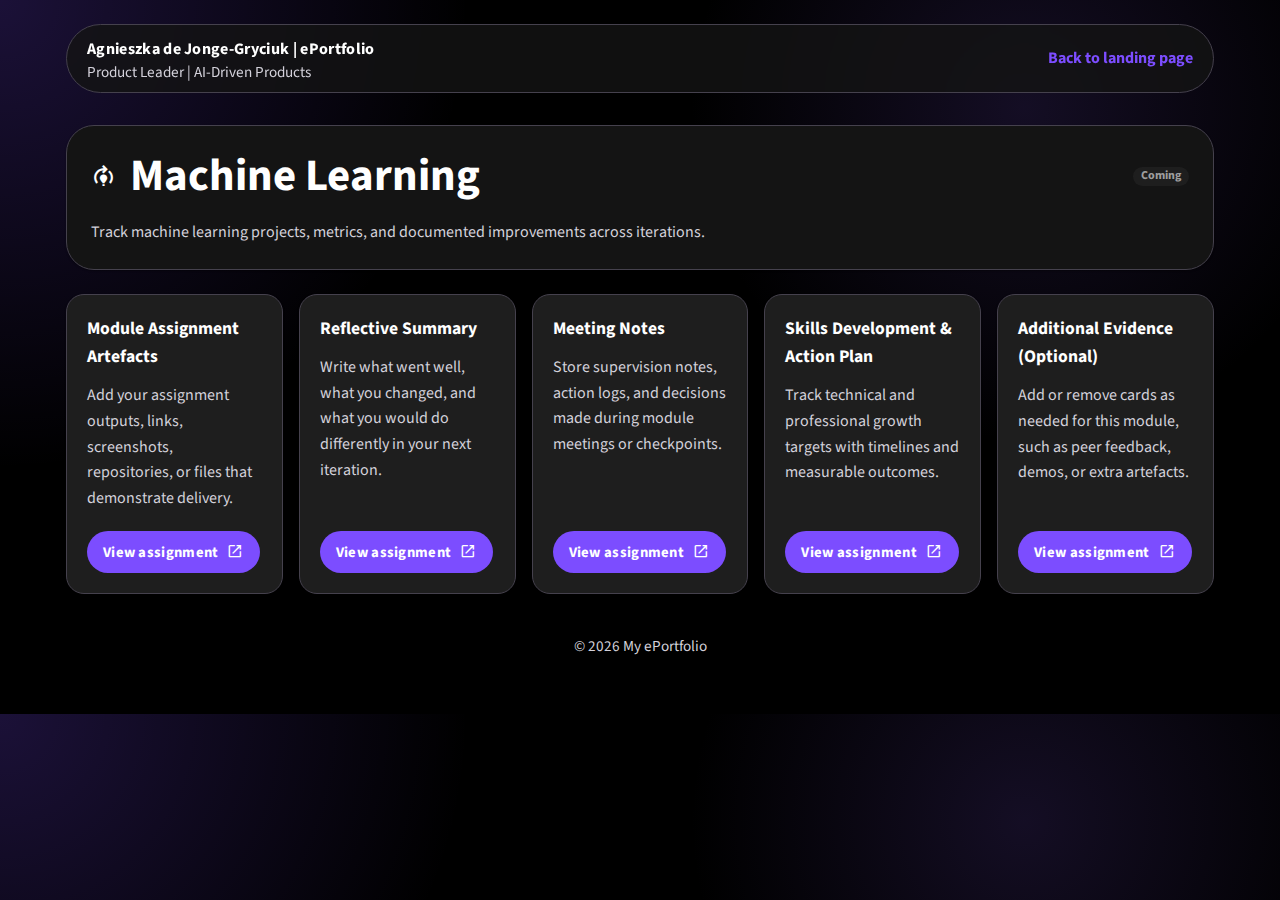
<file: pages/machine-learning.html>
<!doctype html>
<html lang="en">
<head>
  <meta charset="utf-8">
  <meta name="viewport" content="width=device-width, initial-scale=1">
  <title>Machine Learning | My ePortfolio</title>
  <meta name="description" content="Structured portfolio sections for Machine Learning.">
  <link rel="preconnect" href="https://fonts.googleapis.com">
  <link rel="preconnect" href="https://fonts.gstatic.com" crossorigin>
    <link href="https://fonts.googleapis.com/css2?family=Roboto:ital,wght@0,100;0,300;0,400;0,500;0,700;0,900;1,100;1,300;1,400;1,500;1,700;1,900&family=Rubik:ital,wght@0,300..900;1,300..900&family=Source+Sans+3:ital,wght@0,200..900;1,200..900&display=swap" rel="stylesheet">
  <link href="https://fonts.googleapis.com/css2?family=Material+Symbols+Outlined:opsz,wght,FILL,GRAD@24,500,0,0" rel="stylesheet">
  <link rel="stylesheet" href="../assets/css/base.css">
  <link rel="stylesheet" href="../assets/css/components.css">
  <link rel="stylesheet" href="../assets/css/responsive.css">
</head>
<body>
  <a class="skip-link" href="#main">Skip to main content</a>
  <div class="page-shell">
    <header class="site-header">
      <nav class="top-nav" aria-label="Main navigation">
        <div class="brand-wrap">
          <span class="brand">Agnieszka de Jonge-Gryciuk | ePortfolio</span>
          <span class="brand-subtitle">Product Leader | AI-Driven Products</span>
        </div>
        <a class="nav-link" href="../index.html">Back to landing page</a>
      </nav>
    </header>

    <main id="main">
      <section class="panel page-heading">
        <h1 class="section-title">
          <span class="material-symbols-outlined module-icon" aria-hidden="true">model_training</span>
          Machine Learning
          <span class="module-status module-status--coming">Coming</span>
        </h1>
        <p>Track machine learning projects, metrics, and documented improvements across iterations.</p>
      </section>

      <section class="section-grid" aria-label="Portfolio section cards">
        <article class="card">
          <h3>Module Assignment Artefacts</h3>
          <p>Add your assignment outputs, links, screenshots, repositories, or files that demonstrate delivery.</p>
          <div class="card-footer">
            <a class="md-btn" href="#">
              <span>View assignment</span>
              <span class="material-symbols-outlined" aria-hidden="true">open_in_new</span>
            </a>
          </div>
        </article>

        <article class="card">
          <h3>Reflective Summary</h3>
          <p>Write what went well, what you changed, and what you would do differently in your next iteration.</p>
          <div class="card-footer">
            <a class="md-btn" href="#">
              <span>View assignment</span>
              <span class="material-symbols-outlined" aria-hidden="true">open_in_new</span>
            </a>
          </div>
        </article>

        <article class="card">
          <h3>Meeting Notes</h3>
          <p>Store supervision notes, action logs, and decisions made during module meetings or checkpoints.</p>
          <div class="card-footer">
            <a class="md-btn" href="#">
              <span>View assignment</span>
              <span class="material-symbols-outlined" aria-hidden="true">open_in_new</span>
            </a>
          </div>
        </article>

        <article class="card">
          <h3>Skills Development &amp; Action Plan</h3>
          <p>Track technical and professional growth targets with timelines and measurable outcomes.</p>
          <div class="card-footer">
            <a class="md-btn" href="#">
              <span>View assignment</span>
              <span class="material-symbols-outlined" aria-hidden="true">open_in_new</span>
            </a>
          </div>
        </article>

        <article class="card">
          <h3>Additional Evidence (Optional)</h3>
          <p>Add or remove cards as needed for this module, such as peer feedback, demos, or extra artefacts.</p>
          <div class="card-footer">
            <a class="md-btn" href="#">
              <span>View assignment</span>
              <span class="material-symbols-outlined" aria-hidden="true">open_in_new</span>
            </a>
          </div>
        </article>
      </section>
    </main>

    <footer class="footer">
      <p>&copy; <span data-year></span> My ePortfolio</p>
    </footer>
  </div>

  <script src="../assets/js/site.js"></script>
</body>
</html>
</file>
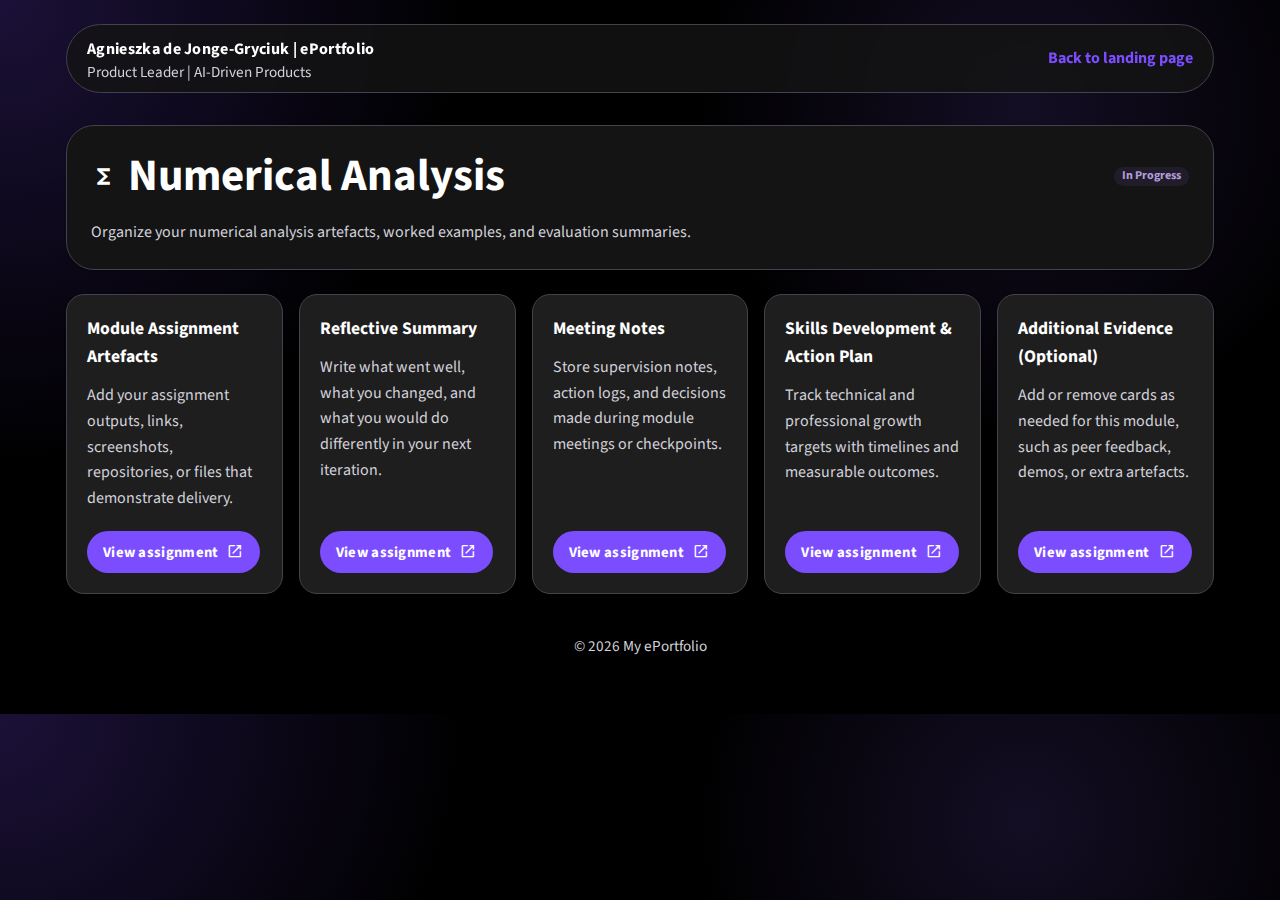
<file: pages/numerical-analysis.html>
<!doctype html>
<html lang="en">
<head>
  <meta charset="utf-8">
  <meta name="viewport" content="width=device-width, initial-scale=1">
  <title>Numerical Analysis | My ePortfolio</title>
  <meta name="description" content="Structured portfolio sections for Numerical Analysis.">
  <link rel="preconnect" href="https://fonts.googleapis.com">
  <link rel="preconnect" href="https://fonts.gstatic.com" crossorigin>
    <link href="https://fonts.googleapis.com/css2?family=Roboto:ital,wght@0,100;0,300;0,400;0,500;0,700;0,900;1,100;1,300;1,400;1,500;1,700;1,900&family=Rubik:ital,wght@0,300..900;1,300..900&family=Source+Sans+3:ital,wght@0,200..900;1,200..900&display=swap" rel="stylesheet">
  <link href="https://fonts.googleapis.com/css2?family=Material+Symbols+Outlined:opsz,wght,FILL,GRAD@24,500,0,0" rel="stylesheet">
  <link rel="stylesheet" href="../assets/css/base.css">
  <link rel="stylesheet" href="../assets/css/components.css">
  <link rel="stylesheet" href="../assets/css/responsive.css">
</head>
<body>
  <a class="skip-link" href="#main">Skip to main content</a>
  <div class="page-shell">
    <header class="site-header">
      <nav class="top-nav" aria-label="Main navigation">
        <div class="brand-wrap">
          <span class="brand">Agnieszka de Jonge-Gryciuk | ePortfolio</span>
          <span class="brand-subtitle">Product Leader | AI-Driven Products</span>
        </div>
        <a class="nav-link" href="../index.html">Back to landing page</a>
      </nav>
    </header>

    <main id="main">
      <section class="panel page-heading">
        <h1 class="section-title">
          <span class="module-label">
            <span class="material-symbols-outlined module-icon" aria-hidden="true">functions</span>
            Numerical Analysis
          </span>
          <span class="module-status module-status--inprogress">In Progress</span>
        </h1>
        <p>Organize your numerical analysis artefacts, worked examples, and evaluation summaries.</p>
      </section>

      <section class="section-grid" aria-label="Portfolio section cards">
        <article class="card">
          <h3>Module Assignment Artefacts</h3>
          <p>Add your assignment outputs, links, screenshots, repositories, or files that demonstrate delivery.</p>
          <div class="card-footer">
            <a class="md-btn" href="#">
              <span>View assignment</span>
              <span class="material-symbols-outlined" aria-hidden="true">open_in_new</span>
            </a>
          </div>
        </article>

        <article class="card">
          <h3>Reflective Summary</h3>
          <p>Write what went well, what you changed, and what you would do differently in your next iteration.</p>
          <div class="card-footer">
            <a class="md-btn" href="#">
              <span>View assignment</span>
              <span class="material-symbols-outlined" aria-hidden="true">open_in_new</span>
            </a>
          </div>
        </article>

        <article class="card">
          <h3>Meeting Notes</h3>
          <p>Store supervision notes, action logs, and decisions made during module meetings or checkpoints.</p>
          <div class="card-footer">
            <a class="md-btn" href="#">
              <span>View assignment</span>
              <span class="material-symbols-outlined" aria-hidden="true">open_in_new</span>
            </a>
          </div>
        </article>

        <article class="card">
          <h3>Skills Development &amp; Action Plan</h3>
          <p>Track technical and professional growth targets with timelines and measurable outcomes.</p>
          <div class="card-footer">
            <a class="md-btn" href="#">
              <span>View assignment</span>
              <span class="material-symbols-outlined" aria-hidden="true">open_in_new</span>
            </a>
          </div>
        </article>

        <article class="card">
          <h3>Additional Evidence (Optional)</h3>
          <p>Add or remove cards as needed for this module, such as peer feedback, demos, or extra artefacts.</p>
          <div class="card-footer">
            <a class="md-btn" href="#">
              <span>View assignment</span>
              <span class="material-symbols-outlined" aria-hidden="true">open_in_new</span>
            </a>
          </div>
        </article>
      </section>
    </main>

    <footer class="footer">
      <p>&copy; <span data-year></span> My ePortfolio</p>
    </footer>
  </div>

  <script src="../assets/js/site.js"></script>
</body>
</html>
</file>
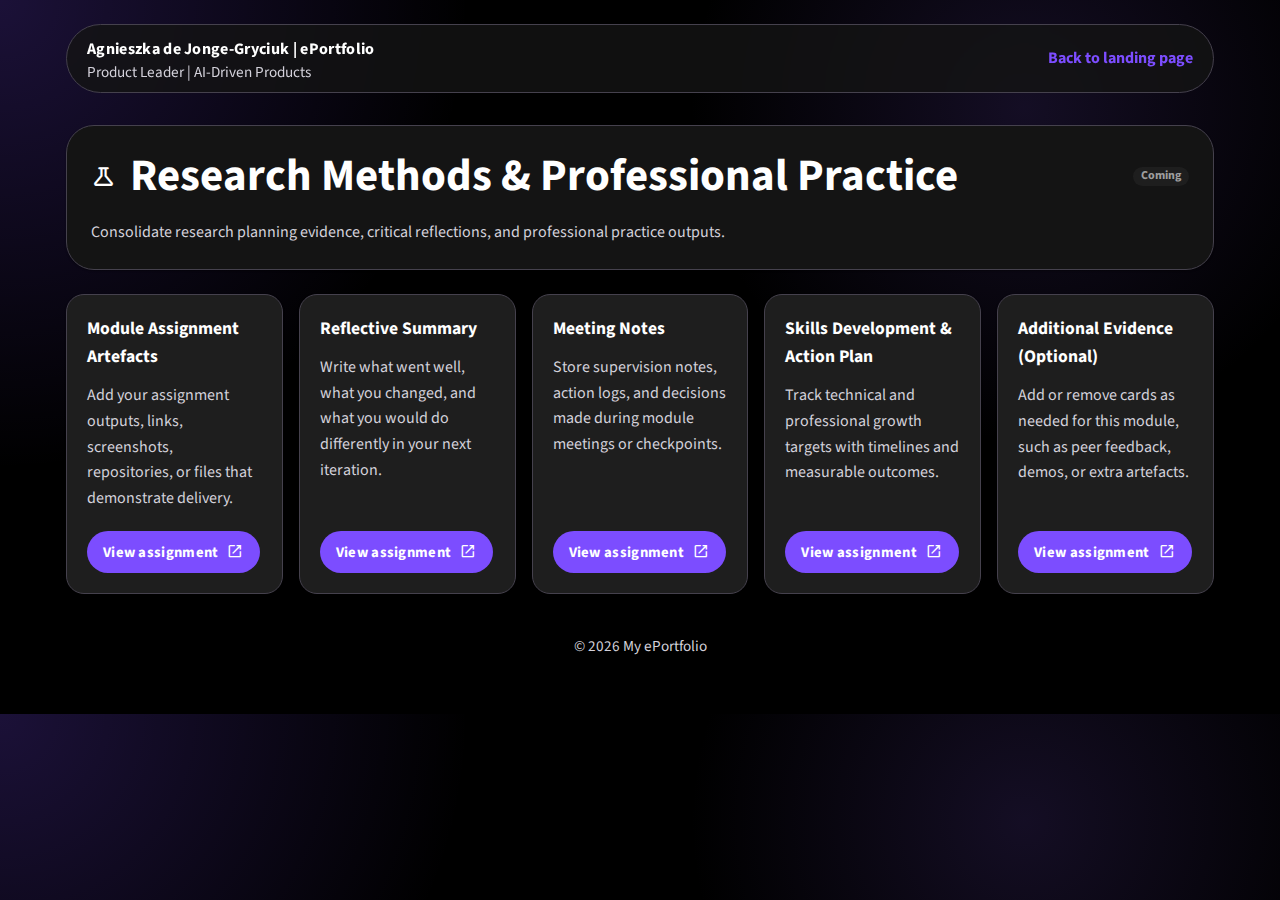
<file: pages/research-methods-professional-practice.html>
<!doctype html>
<html lang="en">
<head>
  <meta charset="utf-8">
  <meta name="viewport" content="width=device-width, initial-scale=1">
  <title>Research Methods & Professional Practice | My ePortfolio</title>
  <meta name="description" content="Structured portfolio sections for Research Methods & Professional Practice.">
  <link rel="preconnect" href="https://fonts.googleapis.com">
  <link rel="preconnect" href="https://fonts.gstatic.com" crossorigin>
    <link href="https://fonts.googleapis.com/css2?family=Roboto:ital,wght@0,100;0,300;0,400;0,500;0,700;0,900;1,100;1,300;1,400;1,500;1,700;1,900&family=Rubik:ital,wght@0,300..900;1,300..900&family=Source+Sans+3:ital,wght@0,200..900;1,200..900&display=swap" rel="stylesheet">
  <link href="https://fonts.googleapis.com/css2?family=Material+Symbols+Outlined:opsz,wght,FILL,GRAD@24,500,0,0" rel="stylesheet">
  <link rel="stylesheet" href="../assets/css/base.css">
  <link rel="stylesheet" href="../assets/css/components.css">
  <link rel="stylesheet" href="../assets/css/responsive.css">
</head>
<body>
  <a class="skip-link" href="#main">Skip to main content</a>
  <div class="page-shell">
    <header class="site-header">
      <nav class="top-nav" aria-label="Main navigation">
        <div class="brand-wrap">
          <span class="brand">Agnieszka de Jonge-Gryciuk | ePortfolio</span>
          <span class="brand-subtitle">Product Leader | AI-Driven Products</span>
        </div>
        <a class="nav-link" href="../index.html">Back to landing page</a>
      </nav>
    </header>

    <main id="main">
      <section class="panel page-heading">
        <h1 class="section-title">
          <span class="material-symbols-outlined module-icon" aria-hidden="true">science</span>
          Research Methods & Professional Practice
          <span class="module-status module-status--coming">Coming</span>
        </h1>
        <p>Consolidate research planning evidence, critical reflections, and professional practice outputs.</p>
      </section>

      <section class="section-grid" aria-label="Portfolio section cards">
        <article class="card">
          <h3>Module Assignment Artefacts</h3>
          <p>Add your assignment outputs, links, screenshots, repositories, or files that demonstrate delivery.</p>
          <div class="card-footer">
            <a class="md-btn" href="#">
              <span>View assignment</span>
              <span class="material-symbols-outlined" aria-hidden="true">open_in_new</span>
            </a>
          </div>
        </article>

        <article class="card">
          <h3>Reflective Summary</h3>
          <p>Write what went well, what you changed, and what you would do differently in your next iteration.</p>
          <div class="card-footer">
            <a class="md-btn" href="#">
              <span>View assignment</span>
              <span class="material-symbols-outlined" aria-hidden="true">open_in_new</span>
            </a>
          </div>
        </article>

        <article class="card">
          <h3>Meeting Notes</h3>
          <p>Store supervision notes, action logs, and decisions made during module meetings or checkpoints.</p>
          <div class="card-footer">
            <a class="md-btn" href="#">
              <span>View assignment</span>
              <span class="material-symbols-outlined" aria-hidden="true">open_in_new</span>
            </a>
          </div>
        </article>

        <article class="card">
          <h3>Skills Development &amp; Action Plan</h3>
          <p>Track technical and professional growth targets with timelines and measurable outcomes.</p>
          <div class="card-footer">
            <a class="md-btn" href="#">
              <span>View assignment</span>
              <span class="material-symbols-outlined" aria-hidden="true">open_in_new</span>
            </a>
          </div>
        </article>

        <article class="card">
          <h3>Additional Evidence (Optional)</h3>
          <p>Add or remove cards as needed for this module, such as peer feedback, demos, or extra artefacts.</p>
          <div class="card-footer">
            <a class="md-btn" href="#">
              <span>View assignment</span>
              <span class="material-symbols-outlined" aria-hidden="true">open_in_new</span>
            </a>
          </div>
        </article>
      </section>
    </main>

    <footer class="footer">
      <p>&copy; <span data-year></span> My ePortfolio</p>
    </footer>
  </div>

  <script src="../assets/js/site.js"></script>
</body>
</html>
</file>
<file: assets/css/noscript.css>
/*
	Story by HTML5 UP
	html5up.net | @ajlkn
	Free for personal and commercial use under the CCA 3.0 license (html5up.net/license)
*/

/* Banner (transitions) */

	.banner.onload-content-fade-up .content {
		-moz-transition: none;
		-webkit-transition: none;
		-ms-transition: none;
		transition: none;
	}

	body.is-preload .banner.onload-content-fade-up .content {
		-moz-transform: none;
		-webkit-transform: none;
		-ms-transform: none;
		transform: none;
		opacity: 1;
	}

	.banner.onload-content-fade-down .content {
		-moz-transition: none;
		-webkit-transition: none;
		-ms-transition: none;
		transition: none;
	}

	body.is-preload .banner.onload-content-fade-down .content {
		-moz-transform: none;
		-webkit-transform: none;
		-ms-transform: none;
		transform: none;
		opacity: 1;
	}

	.banner.onload-content-fade-left .content {
		-moz-transition: none;
		-webkit-transition: none;
		-ms-transition: none;
		transition: none;
	}

	body.is-preload .banner.onload-content-fade-left .content {
		-moz-transform: none;
		-webkit-transform: none;
		-ms-transform: none;
		transform: none;
		opacity: 1;
	}

	.banner.onload-content-fade-right .content {
		-moz-transition: none;
		-webkit-transition: none;
		-ms-transition: none;
		transition: none;
	}

	body.is-preload .banner.onload-content-fade-right .content {
		-moz-transform: none;
		-webkit-transform: none;
		-ms-transform: none;
		transform: none;
		opacity: 1;
	}

	.banner.onload-content-fade-in .content {
		-moz-transition: none;
		-webkit-transition: none;
		-ms-transition: none;
		transition: none;
	}

	body.is-preload .banner.onload-content-fade-in .content {
		-moz-transform: none;
		-webkit-transform: none;
		-ms-transform: none;
		transform: none;
		opacity: 1;
	}

	.banner.onload-image-fade-up .image {
		-moz-transition: none;
		-webkit-transition: none;
		-ms-transition: none;
		transition: none;
	}

		.banner.onload-image-fade-up .image img {
			-moz-transition: none;
			-webkit-transition: none;
			-ms-transition: none;
			transition: none;
		}

	body.is-preload .banner.onload-image-fade-up .image {
		-moz-transform: none;
		-webkit-transform: none;
		-ms-transform: none;
		transform: none;
		opacity: 1;
	}

		body.is-preload .banner.onload-image-fade-up .image img {
			opacity: 1;
		}

	.banner.onload-image-fade-down .image {
		-moz-transition: none;
		-webkit-transition: none;
		-ms-transition: none;
		transition: none;
	}

		.banner.onload-image-fade-down .image img {
			-moz-transition: none;
			-webkit-transition: none;
			-ms-transition: none;
			transition: none;
		}

	body.is-preload .banner.onload-image-fade-down .image {
		-moz-transform: none;
		-webkit-transform: none;
		-ms-transform: none;
		transform: none;
		opacity: 1;
	}

		body.is-preload .banner.onload-image-fade-down .image img {
			opacity: 1;
		}

	.banner.onload-image-fade-left .image {
		-moz-transition: none;
		-webkit-transition: none;
		-ms-transition: none;
		transition: none;
	}

		.banner.onload-image-fade-left .image img {
			-moz-transition: none;
			-webkit-transition: none;
			-ms-transition: none;
			transition: none;
		}

	body.is-preload .banner.onload-image-fade-left .image {
		-moz-transform: none;
		-webkit-transform: none;
		-ms-transform: none;
		transform: none;
		opacity: 1;
	}

		body.is-preload .banner.onload-image-fade-left .image img {
			opacity: 1;
		}

	.banner.onload-image-fade-right .image {
		-moz-transition: none;
		-webkit-transition: none;
		-ms-transition: none;
		transition: none;
	}

		.banner.onload-image-fade-right .image img {
			-moz-transition: none;
			-webkit-transition: none;
			-ms-transition: none;
			transition: none;
		}

	body.is-preload .banner.onload-image-fade-right .image {
		-moz-transform: none;
		-webkit-transform: none;
		-ms-transform: none;
		transform: none;
		opacity: 1;
	}

		body.is-preload .banner.onload-image-fade-right .image img {
			opacity: 1;
		}

	.banner.onload-image-fade-in .image img {
		-moz-transition: none;
		-webkit-transition: none;
		-ms-transition: none;
		transition: none;
	}

	body.is-preload .banner.onload-image-fade-in .image img {
		opacity: 1;
	}

	.banner.onscroll-content-fade-up .content {
		-moz-transition: none;
		-webkit-transition: none;
		-ms-transition: none;
		transition: none;
	}

	.banner.onscroll-content-fade-up.is-inactive .content {
		-moz-transform: none;
		-webkit-transform: none;
		-ms-transform: none;
		transform: none;
		opacity: 1;
	}

	.banner.onscroll-content-fade-down .content {
		-moz-transition: none;
		-webkit-transition: none;
		-ms-transition: none;
		transition: none;
	}

	.banner.onscroll-content-fade-down.is-inactive .content {
		-moz-transform: none;
		-webkit-transform: none;
		-ms-transform: none;
		transform: none;
		opacity: 1;
	}

	.banner.onscroll-content-fade-left .content {
		-moz-transition: none;
		-webkit-transition: none;
		-ms-transition: none;
		transition: none;
	}

	.banner.onscroll-content-fade-left.is-inactive .content {
		-moz-transform: none;
		-webkit-transform: none;
		-ms-transform: none;
		transform: none;
		opacity: 1;
	}

	.banner.onscroll-content-fade-right .content {
		-moz-transition: none;
		-webkit-transition: none;
		-ms-transition: none;
		transition: none;
	}

	.banner.onscroll-content-fade-right.is-inactive .content {
		-moz-transform: none;
		-webkit-transform: none;
		-ms-transform: none;
		transform: none;
		opacity: 1;
	}

	.banner.onscroll-content-fade-in .content {
		-moz-transition: none;
		-webkit-transition: none;
		-ms-transition: none;
		transition: none;
	}

	.banner.onscroll-content-fade-in.is-inactive .content {
		-moz-transform: none;
		-webkit-transform: none;
		-ms-transform: none;
		transform: none;
		opacity: 1;
	}

	.banner.onscroll-image-fade-up .image {
		-moz-transition: none;
		-webkit-transition: none;
		-ms-transition: none;
		transition: none;
	}

		.banner.onscroll-image-fade-up .image img {
			-moz-transition: none;
			-webkit-transition: none;
			-ms-transition: none;
			transition: none;
		}

	.banner.onscroll-image-fade-up.is-inactive .image {
		-moz-transform: none;
		-webkit-transform: none;
		-ms-transform: none;
		transform: none;
		opacity: 1;
	}

		.banner.onscroll-image-fade-up.is-inactive .image img {
			opacity: 1;
		}

	.banner.onscroll-image-fade-down .image {
		-moz-transition: none;
		-webkit-transition: none;
		-ms-transition: none;
		transition: none;
	}

		.banner.onscroll-image-fade-down .image img {
			-moz-transition: none;
			-webkit-transition: none;
			-ms-transition: none;
			transition: none;
		}

	.banner.onscroll-image-fade-down.is-inactive .image {
		-moz-transform: none;
		-webkit-transform: none;
		-ms-transform: none;
		transform: none;
		opacity: 1;
	}

		.banner.onscroll-image-fade-down.is-inactive .image img {
			opacity: 1;
		}

	.banner.onscroll-image-fade-left .image {
		-moz-transition: none;
		-webkit-transition: none;
		-ms-transition: none;
		transition: none;
	}

		.banner.onscroll-image-fade-left .image img {
			-moz-transition: none;
			-webkit-transition: none;
			-ms-transition: none;
			transition: none;
		}

	.banner.onscroll-image-fade-left.is-inactive .image {
		-moz-transform: none;
		-webkit-transform: none;
		-ms-transform: none;
		transform: none;
		opacity: 1;
	}

		.banner.onscroll-image-fade-left.is-inactive .image img {
			opacity: 1;
		}

	.banner.onscroll-image-fade-right .image {
		-moz-transition: none;
		-webkit-transition: none;
		-ms-transition: none;
		transition: none;
	}

		.banner.onscroll-image-fade-right .image img {
			-moz-transition: none;
			-webkit-transition: none;
			-ms-transition: none;
			transition: none;
		}

	.banner.onscroll-image-fade-right.is-inactive .image {
		-moz-transform: none;
		-webkit-transform: none;
		-ms-transform: none;
		transform: none;
		opacity: 1;
	}

		.banner.onscroll-image-fade-right.is-inactive .image img {
			opacity: 1;
		}

	.banner.onscroll-image-fade-in .image img {
		-moz-transition: none;
		-webkit-transition: none;
		-ms-transition: none;
		transition: none;
	}

	.banner.onscroll-image-fade-in.is-inactive .image img {
		opacity: 1;
	}
</file>
<file: assets/css/base.css>
:root {
  --md-sys-color-primary: #7c4dff;
  --md-sys-color-on-primary: #ffffff;
  --md-sys-color-primary-container: #2e215f;
  --md-sys-color-on-primary-container: #ece2ff;
  --md-sys-color-secondary: #c8c5d1;
  --md-sys-color-surface: #000000;
  --md-sys-color-surface-container: #141414;
  --md-sys-color-surface-container-high: #1e1e1e;
  --md-sys-color-outline: #9d99a5;
  --md-sys-color-outline-variant: #45414d;
  --md-sys-color-on-surface: #ffffff;
  --md-sys-color-on-surface-variant: #d3d1da;
  --md-sys-color-shadow: rgba(0, 0, 0, 0.36);

  --md-sys-shape-corner-small: 12px;
  --md-sys-shape-corner-medium: 18px;
  --md-sys-shape-corner-large: 28px;

  --md-sys-spacing-1: 0.25rem;
  --md-sys-spacing-2: 0.5rem;
  --md-sys-spacing-3: 0.75rem;
  --md-sys-spacing-4: 1rem;
  --md-sys-spacing-5: 1.25rem;
  --md-sys-spacing-6: 1.5rem;
  --md-sys-spacing-8: 2rem;
  --md-sys-spacing-10: 2.5rem;

  --md-sys-elevation-1: 0 1px 2px var(--md-sys-color-shadow);
  --md-sys-elevation-2: 0 4px 10px var(--md-sys-color-shadow);

  --font-display: "Source Sans 3", "Segoe UI", sans-serif;
  --font-body: "Source Sans 3", "Segoe UI", sans-serif;
}

* {
  box-sizing: border-box;
}

html,
body {
  margin: 0;
  padding: 0;
}

body {
  font-family: var(--font-body);
  color: var(--md-sys-color-on-surface);
  background:
    radial-gradient(circle at top left, rgba(124, 77, 255, 0.22) 0%, transparent 32%),
    radial-gradient(circle at 80% 15%, rgba(81, 55, 145, 0.25) 0%, transparent 28%),
    var(--md-sys-color-surface);
  line-height: 1.6;
}

img {
  max-width: 100%;
  display: block;
}

a {
  color: inherit;
  text-decoration: none;
}

.page-shell {
  max-width: 1180px;
  margin: 0 auto;
  padding: 0 var(--md-sys-spacing-4) var(--md-sys-spacing-10);
}

.skip-link {
  position: absolute;
  left: -999px;
  top: auto;
  width: 1px;
  height: 1px;
  overflow: hidden;
}

.skip-link:focus {
  left: var(--md-sys-spacing-4);
  top: var(--md-sys-spacing-4);
  width: auto;
  height: auto;
  background: var(--md-sys-color-primary);
  color: var(--md-sys-color-on-primary);
  padding: var(--md-sys-spacing-3) var(--md-sys-spacing-4);
  border-radius: var(--md-sys-shape-corner-small);
  z-index: 200;
}

.site-header {
  padding: var(--md-sys-spacing-6) 0 var(--md-sys-spacing-4);
}

.top-nav {
  display: flex;
  align-items: center;
  justify-content: space-between;
  gap: var(--md-sys-spacing-4);
  background: rgba(20, 20, 20, 0.82);
  backdrop-filter: blur(8px);
  border: 1px solid var(--md-sys-color-outline-variant);
  border-radius: 999px;
  padding: var(--md-sys-spacing-3) var(--md-sys-spacing-5);
}

.brand {
  font-family: var(--font-display);
  font-weight: 700;
  letter-spacing: 0.02em;
}

/* wrapper to stack brand and subtitle on the left */
.brand-wrap {
  display: flex;
  flex-direction: column;
  align-items: flex-start;
  gap: 0.125rem;
}

.brand-subtitle {
  font-family: var(--font-display);
  font-weight: 400;
  color: var(--md-sys-color-on-surface-variant);
  font-size: 0.95rem;
  margin: 0;
  line-height: 1;
  white-space: nowrap; /* keep subtitle on a single line */
}

.nav-link {
  color: var(--md-sys-color-primary);
  font-weight: 700;
}

/* prevent nav link from wrapping so it stays on one line on the right */
.nav-link {
  white-space: nowrap;
}

/* Responsive fallback:
   - Reduce subtitle size on medium screens
   - On very small screens hide the subtitle to avoid overflow/wrapping
*/
@media (max-width: 720px) {
  .brand-subtitle {
    font-size: 0.88rem;
  }
  .top-nav {
    padding: 0.5rem 0.75rem;
  }
}

@media (max-width: 520px) {
  .brand {
    font-size: 1rem;
  }
  .brand-subtitle {
    font-size: 0.82rem;
  }
  .top-nav {
    gap: 0.5rem;
    padding: 0.4rem 0.6rem;
  }
}

@media (max-width: 420px) {
  /* hide the subtitle on very small screens to keep the header clean */
  .brand-subtitle {
    display: none;
  }
  .brand {
    font-size: 0.98rem;
  }
  .nav-link {
    font-size: 0.95rem;
  }
}

.section-title {
  font-family: var(--font-display);
  margin: 0;
  font-size: clamp(1.4rem, 2.6vw, 2rem);
}

.section-subtitle {
  margin: var(--md-sys-spacing-2) 0 0;
  color: var(--md-sys-color-on-surface-variant);
}

.footer {
  margin-top: var(--md-sys-spacing-10);
  color: var(--md-sys-color-on-surface-variant);
  font-size: 0.95rem;
  text-align: center;
}

:focus-visible {
  outline: 3px solid var(--md-sys-color-primary);
  outline-offset: 2px;
}
</file>
<file: assets/css/components.css>
.intro-grid {
  display: grid;
  /* single-column layout so the Profile panel aligns with the module tiles below */
  grid-template-columns: 1fr;
  gap: var(--md-sys-spacing-6);
  align-items: stretch;
}

.panel {
  background: var(--md-sys-color-surface-container);
  border-radius: var(--md-sys-shape-corner-large);
  border: 1px solid var(--md-sys-color-outline-variant);
  box-shadow: var(--md-sys-elevation-1);
  padding: var(--md-sys-spacing-6);
}

.panel h1 {
  margin-top: 0;
  margin-bottom: var(--md-sys-spacing-4);
  font-family: var(--font-display);
  font-size: clamp(1.8rem, 4vw, 2.8rem);
  line-height: 1.2;
  display: flex; /* keep icon, title and optional status on one row */
  align-items: center;
  gap: 0.5rem;
}

.panel p {
  margin: 0 0 var(--md-sys-spacing-4); /* add bottom gap between paragraphs for better rhythm */
  color: var(--md-sys-color-on-surface-variant);
}

/* Profile grid: thumbnail column + content column */
.profile-grid {
  display: grid;
  grid-template-columns: 180px 1fr; /* fixed thumbnail column, flexible content column */
  gap: var(--md-sys-spacing-4);
  align-items: start;
}

.profile-thumb {
  width: 180px; /* thumbnail width */
  padding: 8px; /* interior padding to frame the image */
  border-radius: 16px; /* tile corner radius */
  background: var(--md-sys-color-surface-container-high);
  border: 1px solid var(--md-sys-color-outline-variant);
  box-shadow: var(--md-sys-elevation-1);
  margin: 0; /* grid handles spacing */
  box-sizing: border-box;
  display: block;
}

.profile-body {
  min-width: 0; /* allow content to truncate properly inside grid */
}

.profile-image {
  width: 100%;
  height: auto;
  display: block;
  border-radius: 16px; /* match the tile radius so corners are flush */
  object-fit: cover;
}

/* On smaller screens stack the thumbnail above the content */
@media (max-width: 720px) {
  .profile-grid {
    grid-template-columns: 1fr; /* stack into a single column */
  }

  .profile-thumb {
    width: 160px; /* smaller thumbnail on narrow screens */
    margin: 0 auto var(--md-sys-spacing-4);
  }
}

.profile-card {
  display: grid;
  place-items: center;
  min-height: 280px;
  text-align: center;
}

.profile-card figcaption {
  margin-top: var(--md-sys-spacing-3);
  color: var(--md-sys-color-on-surface-variant);
  font-size: 0.95rem;
}

.module-grid {
  margin-top: var(--md-sys-spacing-8);
  display: grid;
  grid-template-columns: repeat(3, minmax(0, 1fr));
  gap: var(--md-sys-spacing-3);
}

.section-grid {
  margin-top: var(--md-sys-spacing-6);
  display: grid;
  grid-template-columns: repeat(5, minmax(0, 1fr));
  gap: var(--md-sys-spacing-4);
}

.card {
  background: var(--md-sys-color-surface-container-high);
  border-radius: var(--md-sys-shape-corner-medium);
  border: 1px solid var(--md-sys-color-outline-variant);
  box-shadow: var(--md-sys-elevation-1);
  padding: var(--md-sys-spacing-5);
  display: flex;
  flex-direction: column;
  min-height: 255px;
  transition: transform 160ms ease, box-shadow 160ms ease;
}

.card:hover {
  transform: translateY(-2px);
  box-shadow: var(--md-sys-elevation-2);
}

.card h3 {
  margin: 0 0 var(--md-sys-spacing-3);
  font-family: var(--font-display);
  font-size: 1.1rem;
  display: flex; /* keep title and status on one row */
  align-items: center;
  gap: 0.5rem;
}

/* Module label with small material icon for improved scanability */
.module-label {
  display: inline-flex;
  align-items: center;
  gap: 6px; /* subtle spacing between icon and text */
}

.module-icon {
  font-size: 25px; /* increased to 25px as requested */
  margin-right: 6px;
  vertical-align: middle;
  color: inherit; /* match the surrounding text colour */
  line-height: 1; /* ensure vertical centering with text */
}

/* Small status label for module tiles (subtle, secondary element) */
.module-status {
  font-size: 12px;
  margin-left: auto; /* push to the right in the flex row */
  padding: 2px 8px;
  border-radius: 12px;
  background-color: rgba(126, 87, 194, 0.12); /* subtle purple tint (default = In Progress) */
  color: #B39DDB;
  vertical-align: middle;
  display: inline-flex;
  align-items: center;
  white-space: nowrap;
}

/* Modifier for 'Coming' status: subtle gray */
.module-status--coming {
  background-color: rgba(158, 158, 158, 0.08);
  color: #9E9E9E; /* requested gray */
}

/* Optional explicit modifier for 'In Progress' (keeps original purple tint) */
.module-status--inprogress {
  background-color: rgba(126, 87, 194, 0.12);
  color: #B39DDB;
}

.card p {
  margin: 0;
  color: var(--md-sys-color-on-surface-variant);
}

.card-footer {
  margin-top: auto;
  padding-top: var(--md-sys-spacing-5);
}

.md-btn {
  display: inline-flex;
  align-items: center;
  justify-content: center;
  gap: var(--md-sys-spacing-2);
  padding: 0.65rem 1rem;
  border: 0;
  border-radius: 999px;
  font: 700 0.92rem var(--font-body);
  letter-spacing: 0.02em;
  background: var(--md-sys-color-primary);
  color: var(--md-sys-color-on-primary);
  cursor: pointer;
  transition: filter 160ms ease;
}

.md-btn:hover {
  filter: brightness(0.95);
}

.md-btn .material-symbols-outlined {
  font-size: 1.1rem;
}

/* LinkedIn icon inside primary md-btns: small, left-aligned, white (inherits button color) */
.md-btn .linkedin-icon {
  display: inline-flex;
  align-items: center;
  margin-right: 5px;
}
.md-btn .linkedin-icon svg {
  width: 16px;
  height: 16px;
  display: block;
  fill: currentColor; /* inherit button text colour (white) */
}

/* Material Symbol variant for LinkedIn icon inside md-btn */
.md-btn .linkedin-icon.material-symbols-outlined {
  font-size: 16px; /* match SVG size */
  line-height: 1;
  display: inline-flex;
  align-items: center;
}

/* Button variants for content types (Material-inspired colours) */
.btn-key-project {
  background-color: #7E57C2; /* purple */
  color: #ffffff;
}
.btn-reflection {
  background-color: #26A69A; /* teal */
  color: #ffffff;
}
.btn-case-study {
  background-color: #42A5F5; /* blue */
  color: #ffffff;
}
.btn-short-analysis {
  background-color: #FFB300; /* amber */
  color: #000000; /* dark text for contrast on amber */
}

/* Keep hover behaviour consistent across variants */
.md-btn.btn-key-project:hover,
.md-btn.btn-reflection:hover,
.md-btn.btn-case-study:hover,
.md-btn.btn-short-analysis:hover {
  filter: brightness(0.95);
}

/* Accessible focus styles: subtle box-shadow glow matching each variant's colour */
.md-btn:focus-visible {
  outline: none; /* remove default outline, we provide a coloured ring */
}
.md-btn.btn-key-project:focus-visible {
  box-shadow: 0 0 0 4px rgba(126,87,194,0.16);
}
.md-btn.btn-reflection:focus-visible {
  box-shadow: 0 0 0 4px rgba(38,166,154,0.16);
}
.md-btn.btn-case-study:focus-visible {
  box-shadow: 0 0 0 4px rgba(66,165,245,0.16);
}
.md-btn.btn-short-analysis:focus-visible {
  box-shadow: 0 0 0 4px rgba(255,179,0,0.18);
}

.page-heading {
  margin-top: var(--md-sys-spacing-4);
}

.page-heading p {
  color: var(--md-sys-color-on-surface-variant);
  margin: var(--md-sys-spacing-3) 0 0;
}

/* Reduce module icon size on very small screens for better balance */
@media (max-width: 420px) {
  .module-icon {
    font-size: 18px; /* slightly smaller on narrow viewports */
  }
}

/* Tighten H1 line-height on very small screens for improved vertical alignment with icons */
@media (max-width: 420px) {
  .panel h1,
  .section-title {
    line-height: 1.05; /* reduce spacing so icon and text sit closer together */
  }
}

/* Hide the module-status on very small devices to prevent crowding */
@media (max-width: 360px) {
  .module-status {
    display: none;
  }
}
</file>
<file: assets/css/responsive.css>
@media (max-width: 1100px) {
  .section-grid {
    grid-template-columns: repeat(3, minmax(0, 1fr));
  }
}

@media (max-width: 900px) {
  .intro-grid {
    grid-template-columns: 1fr;
  }

  .module-grid {
    grid-template-columns: repeat(2, minmax(0, 1fr));
  }

  .section-grid {
    grid-template-columns: repeat(2, minmax(0, 1fr));
  }
}

@media (max-width: 620px) {
  .page-shell {
    padding-left: var(--md-sys-spacing-3);
    padding-right: var(--md-sys-spacing-3);
  }

  .top-nav {
    border-radius: var(--md-sys-shape-corner-medium);
  }

  .module-grid,
  .section-grid {
    grid-template-columns: 1fr;
  }

  .card {
    min-height: 220px;
  }
}
</file>
<file: assets/css/main.css>
@import url(fontawesome-all.min.css);
@import url("https://fonts.googleapis.com/css?family=Source+Sans+Pro:300,300i,400,400i");

/*
	Story by HTML5 UP
	html5up.net | @ajlkn
	Free for personal and commercial use under the CCA 3.0 license (html5up.net/license)
*/

html, body, div, span, applet, object,
iframe, h1, h2, h3, h4, h5, h6, p, blockquote,
pre, a, abbr, acronym, address, big, cite,
code, del, dfn, em, img, ins, kbd, q, s, samp,
small, strike, strong, sub, sup, tt, var, b,
u, i, center, dl, dt, dd, ol, ul, li, fieldset,
form, label, legend, table, caption, tbody,
tfoot, thead, tr, th, td, article, aside,
canvas, details, embed, figure, figcaption,
footer, header, hgroup, menu, nav, output, ruby,
section, summary, time, mark, audio, video {
	margin: 0;
	padding: 0;
	border: 0;
	font-size: 100%;
	font: inherit;
	vertical-align: baseline;}

article, aside, details, figcaption, figure,
footer, header, hgroup, menu, nav, section {
	display: block;}

body {
	line-height: 1;
}

ol, ul {
	list-style: none;
}

blockquote, q {
	quotes: none;
}

	blockquote:before, blockquote:after, q:before, q:after {
		content: '';
		content: none;
	}

table {
	border-collapse: collapse;
	border-spacing: 0;
}

body {
	-webkit-text-size-adjust: none;
}

mark {
	background-color: transparent;
	color: inherit;
}

input::-moz-focus-inner {
	border: 0;
	padding: 0;
}

input, select, textarea {
	-moz-appearance: none;
	-webkit-appearance: none;
	-ms-appearance: none;
	appearance: none;
}

/* Basic */

	@-ms-viewport {
		width: device-width;
	}

	body {
		-ms-overflow-style: scrollbar;
	}

	@media screen and (max-width: 480px) {

		html, body {
			min-width: 320px;
		}

	}

	html {
		box-sizing: border-box;
	}

	*, *:before, *:after {
		box-sizing: inherit;
	}

	body {
		background: #ffffff;
	}

		body.is-preload *, body.is-preload *:before, body.is-preload *:after {
			-moz-animation: none !important;
			-webkit-animation: none !important;
			-ms-animation: none !important;
			animation: none !important;
			-moz-transition: none !important;
			-webkit-transition: none !important;
			-ms-transition: none !important;
			transition: none !important;
		}

/* Type */

	html {
		font-size: 18pt;
	}

		@media screen and (max-width: 1680px) {

			html {
				font-size: 14pt;
			}

		}

		@media screen and (max-width: 1280px) {

			html {
				font-size: 12pt;
			}

		}

		@media screen and (max-width: 736px) {

			html {
				font-size: 11pt;
			}

		}

		@media screen and (max-width: 360px) {

			html {
				font-size: 10pt;
			}

		}

	body {
		background-color: #ffffff;
		color: #000000;
	}

	body, input, select, textarea {
		font-family: "Source Sans Pro", Helvetica, sans-serif;
		font-size: 1rem;
		font-weight: 300;
		line-height: 1.65;
	}

	a {
		-moz-transition: color 0.2s ease-in-out;
		-webkit-transition: color 0.2s ease-in-out;
		-ms-transition: color 0.2s ease-in-out;
		transition: color 0.2s ease-in-out;
		text-decoration: underline;
	}

		a:hover {
			text-decoration: none;
		}

	strong, b {
		font-weight: 400;
	}

	em, i {
		font-style: italic;
	}

	p {
		margin: 0 0 2rem 0;
	}

		p.major {
			font-size: 1.25rem;
		}

	h1, h2, h3, h4, h5, h6 {
		font-weight: 300;
		line-height: 1.375;
		letter-spacing: -0.05em;
		margin: 0 0 1rem 0;
	}

		h1 a, h2 a, h3 a, h4 a, h5 a, h6 a {
			color: inherit;
			text-decoration: none;
		}

	h1 {
		font-size: 3.5rem;
		line-height: 1.2;
	}

	h2 {
		font-size: 2.25rem;
	}

	h3 {
		font-size: 1.5rem;
	}

	h4 {
		font-size: 1.1rem;
	}

	h5 {
		font-size: 0.9rem;
	}

	h6 {
		font-size: 0.7rem;
	}

	sub {
		font-size: 0.8rem;
		position: relative;
		top: 0.5rem;
	}

	sup {
		font-size: 0.8rem;
		position: relative;
		top: -0.5rem;
	}

	blockquote {
		border-left: solid 4px;
		font-style: italic;
		margin: 0 0 2rem 0;
		padding: 0.5rem 0 0.5rem 2rem;
	}

	code {
		border-radius: 4px;
		font-family: "Courier New", monospace;
		font-size: 0.9em;
		margin: 0 0.25rem;
		padding: 0.25rem 0.325rem;
	}

	pre {
		-webkit-overflow-scrolling: touch;
		font-family: "Courier New", monospace;
		font-size: 0.9em;
		margin: 0 0 2rem 0;
	}

		pre code {
			display: block;
			line-height: 1.5;
			padding: 0.75rem 1rem;
			overflow-x: auto;
		}

	hr {
		border: 0;
		border-bottom: solid 1px;
		margin: 2.5rem 0;
	}

		hr.major {
			margin: 3.5rem 0;
		}

	.align-left {
		text-align: left;
	}

	.align-center {
		text-align: center;
	}

	.align-right {
		text-align: right;
	}

	@media screen and (max-width: 736px) {

		p.major {
			font-size: 1.1rem;
		}

		h1 {
			font-size: 2.5rem;
		}

		h2 {
			font-size: 2rem;
		}

		h3 {
			font-size: 1.25rem;
		}

		h4 {
			font-size: 1rem;
		}

	}

	input, select, textarea {
		color: #000000;
	}

	a {
		color: #000000;
	}

		a:hover {
			color: #47D3E5;
		}

	strong, b {
		color: #000000;
	}

	h1, h2, h3, h4, h5, h6 {
		color: #000000;
	}

	blockquote {
		border-left-color: rgba(0, 0, 0, 0.2);
	}

	code {
		background: rgba(0, 0, 0, 0.05);
		border-color: rgba(0, 0, 0, 0.2);
	}

	hr {
		border-bottom-color: rgba(0, 0, 0, 0.2);
	}

/* Row */

	.row {
		display: flex;
		flex-wrap: wrap;
		box-sizing: border-box;
		align-items: stretch;
	}

		.row > * {
			box-sizing: border-box;
		}

		.row.gtr-uniform > * > :last-child {
			margin-bottom: 0;
		}

		.row.aln-left {
			justify-content: flex-start;
		}

		.row.aln-center {
			justify-content: center;
		}

		.row.aln-right {
			justify-content: flex-end;
		}

		.row.aln-top {
			align-items: flex-start;
		}

		.row.aln-middle {
			align-items: center;
		}

		.row.aln-bottom {
			align-items: flex-end;
		}

		.row > .imp {
			order: -1;
		}

		.row > .col-1 {
			width: 8.33333%;
		}

		.row > .off-1 {
			margin-left: 8.33333%;
		}

		.row > .col-2 {
			width: 16.66667%;
		}

		.row > .off-2 {
			margin-left: 16.66667%;
		}

		.row > .col-3 {
			width: 25%;
		}

		.row > .off-3 {
			margin-left: 25%;
		}

		.row > .col-4 {
			width: 33.33333%;
		}

		.row > .off-4 {
			margin-left: 33.33333%;
		}

		.row > .col-5 {
			width: 41.66667%;
		}

		.row > .off-5 {
			margin-left: 41.66667%;
		}

		.row > .col-6 {
			width: 50%;
		}

		.row > .off-6 {
			margin-left: 50%;
		}

		.row > .col-7 {
			width: 58.33333%;
		}

		.row > .off-7 {
			margin-left: 58.33333%;
		}

		.row > .col-8 {
			width: 66.66667%;
		}

		.row > .off-8 {
			margin-left: 66.66667%;
		}

		.row > .col-9 {
			width: 75%;
		}

		.row > .off-9 {
			margin-left: 75%;
		}

		.row > .col-10 {
			width: 83.33333%;
		}

		.row > .off-10 {
			margin-left: 83.33333%;
		}

		.row > .col-11 {
			width: 91.66667%;
		}

		.row > .off-11 {
			margin-left: 91.66667%;
		}

		.row > .col-12 {
			width: 100%;
		}

		.row > .off-12 {
			margin-left: 100%;
		}

		.row.gtr-0 {
			margin-top: 0;
			margin-left: 0rem;
		}

			.row.gtr-0 > * {
				padding: 0 0 0 0rem;
			}

			.row.gtr-0.gtr-uniform {
				margin-top: 0rem;
			}

				.row.gtr-0.gtr-uniform > * {
					padding-top: 0rem;
				}

		.row.gtr-25 {
			margin-top: 0;
			margin-left: -0.5rem;
		}

			.row.gtr-25 > * {
				padding: 0 0 0 0.5rem;
			}

			.row.gtr-25.gtr-uniform {
				margin-top: -0.5rem;
			}

				.row.gtr-25.gtr-uniform > * {
					padding-top: 0.5rem;
				}

		.row.gtr-50 {
			margin-top: 0;
			margin-left: -1rem;
		}

			.row.gtr-50 > * {
				padding: 0 0 0 1rem;
			}

			.row.gtr-50.gtr-uniform {
				margin-top: -1rem;
			}

				.row.gtr-50.gtr-uniform > * {
					padding-top: 1rem;
				}

		.row {
			margin-top: 0;
			margin-left: -2rem;
		}

			.row > * {
				padding: 0 0 0 2rem;
			}

			.row.gtr-uniform {
				margin-top: -2rem;
			}

				.row.gtr-uniform > * {
					padding-top: 2rem;
				}

		.row.gtr-150 {
			margin-top: 0;
			margin-left: -3rem;
		}

			.row.gtr-150 > * {
				padding: 0 0 0 3rem;
			}

			.row.gtr-150.gtr-uniform {
				margin-top: -3rem;
			}

				.row.gtr-150.gtr-uniform > * {
					padding-top: 3rem;
				}

		.row.gtr-200 {
			margin-top: 0;
			margin-left: -4rem;
		}

			.row.gtr-200 > * {
				padding: 0 0 0 4rem;
			}

			.row.gtr-200.gtr-uniform {
				margin-top: -4rem;
			}

				.row.gtr-200.gtr-uniform > * {
					padding-top: 4rem;
				}

		@media screen and (max-width: 1680px) {

			.row {
				display: flex;
				flex-wrap: wrap;
				box-sizing: border-box;
				align-items: stretch;
			}

				.row > * {
					box-sizing: border-box;
				}

				.row.gtr-uniform > * > :last-child {
					margin-bottom: 0;
				}

				.row.aln-left {
					justify-content: flex-start;
				}

				.row.aln-center {
					justify-content: center;
				}

				.row.aln-right {
					justify-content: flex-end;
				}

				.row.aln-top {
					align-items: flex-start;
				}

				.row.aln-middle {
					align-items: center;
				}

				.row.aln-bottom {
					align-items: flex-end;
				}

				.row > .imp-xlarge {
					order: -1;
				}

				.row > .col-1-xlarge {
					width: 8.33333%;
				}

				.row > .off-1-xlarge {
					margin-left: 8.33333%;
				}

				.row > .col-2-xlarge {
					width: 16.66667%;
				}

				.row > .off-2-xlarge {
					margin-left: 16.66667%;
				}

				.row > .col-3-xlarge {
					width: 25%;
				}

				.row > .off-3-xlarge {
					margin-left: 25%;
				}

				.row > .col-4-xlarge {
					width: 33.33333%;
				}

				.row > .off-4-xlarge {
					margin-left: 33.33333%;
				}

				.row > .col-5-xlarge {
					width: 41.66667%;
				}

				.row > .off-5-xlarge {
					margin-left: 41.66667%;
				}

				.row > .col-6-xlarge {
					width: 50%;
				}

				.row > .off-6-xlarge {
					margin-left: 50%;
				}

				.row > .col-7-xlarge {
					width: 58.33333%;
				}

				.row > .off-7-xlarge {
					margin-left: 58.33333%;
				}

				.row > .col-8-xlarge {
					width: 66.66667%;
				}

				.row > .off-8-xlarge {
					margin-left: 66.66667%;
				}

				.row > .col-9-xlarge {
					width: 75%;
				}

				.row > .off-9-xlarge {
					margin-left: 75%;
				}

				.row > .col-10-xlarge {
					width: 83.33333%;
				}

				.row > .off-10-xlarge {
					margin-left: 83.33333%;
				}

				.row > .col-11-xlarge {
					width: 91.66667%;
				}

				.row > .off-11-xlarge {
					margin-left: 91.66667%;
				}

				.row > .col-12-xlarge {
					width: 100%;
				}

				.row > .off-12-xlarge {
					margin-left: 100%;
				}

				.row.gtr-0 {
					margin-top: 0;
					margin-left: 0rem;
				}

					.row.gtr-0 > * {
						padding: 0 0 0 0rem;
					}

					.row.gtr-0.gtr-uniform {
						margin-top: 0rem;
					}

						.row.gtr-0.gtr-uniform > * {
							padding-top: 0rem;
						}

				.row.gtr-25 {
					margin-top: 0;
					margin-left: -0.5rem;
				}

					.row.gtr-25 > * {
						padding: 0 0 0 0.5rem;
					}

					.row.gtr-25.gtr-uniform {
						margin-top: -0.5rem;
					}

						.row.gtr-25.gtr-uniform > * {
							padding-top: 0.5rem;
						}

				.row.gtr-50 {
					margin-top: 0;
					margin-left: -1rem;
				}

					.row.gtr-50 > * {
						padding: 0 0 0 1rem;
					}

					.row.gtr-50.gtr-uniform {
						margin-top: -1rem;
					}

						.row.gtr-50.gtr-uniform > * {
							padding-top: 1rem;
						}

				.row {
					margin-top: 0;
					margin-left: -2rem;
				}

					.row > * {
						padding: 0 0 0 2rem;
					}

					.row.gtr-uniform {
						margin-top: -2rem;
					}

						.row.gtr-uniform > * {
							padding-top: 2rem;
						}

				.row.gtr-150 {
					margin-top: 0;
					margin-left: -3rem;
				}

					.row.gtr-150 > * {
						padding: 0 0 0 3rem;
					}

					.row.gtr-150.gtr-uniform {
						margin-top: -3rem;
					}

						.row.gtr-150.gtr-uniform > * {
							padding-top: 3rem;
						}

				.row.gtr-200 {
					margin-top: 0;
					margin-left: -4rem;
				}

					.row.gtr-200 > * {
						padding: 0 0 0 4rem;
					}

					.row.gtr-200.gtr-uniform {
						margin-top: -4rem;
					}

						.row.gtr-200.gtr-uniform > * {
							padding-top: 4rem;
						}

		}

		@media screen and (max-width: 1280px) {

			.row {
				display: flex;
				flex-wrap: wrap;
				box-sizing: border-box;
				align-items: stretch;
			}

				.row > * {
					box-sizing: border-box;
				}

				.row.gtr-uniform > * > :last-child {
					margin-bottom: 0;
				}

				.row.aln-left {
					justify-content: flex-start;
				}

				.row.aln-center {
					justify-content: center;
				}

				.row.aln-right {
					justify-content: flex-end;
				}

				.row.aln-top {
					align-items: flex-start;
				}

				.row.aln-middle {
					align-items: center;
				}

				.row.aln-bottom {
					align-items: flex-end;
				}

				.row > .imp-large {
					order: -1;
				}

				.row > .col-1-large {
					width: 8.33333%;
				}

				.row > .off-1-large {
					margin-left: 8.33333%;
				}

				.row > .col-2-large {
					width: 16.66667%;
				}

				.row > .off-2-large {
					margin-left: 16.66667%;
				}

				.row > .col-3-large {
					width: 25%;
				}

				.row > .off-3-large {
					margin-left: 25%;
				}

				.row > .col-4-large {
					width: 33.33333%;
				}

				.row > .off-4-large {
					margin-left: 33.33333%;
				}

				.row > .col-5-large {
					width: 41.66667%;
				}

				.row > .off-5-large {
					margin-left: 41.66667%;
				}

				.row > .col-6-large {
					width: 50%;
				}

				.row > .off-6-large {
					margin-left: 50%;
				}

				.row > .col-7-large {
					width: 58.33333%;
				}

				.row > .off-7-large {
					margin-left: 58.33333%;
				}

				.row > .col-8-large {
					width: 66.66667%;
				}

				.row > .off-8-large {
					margin-left: 66.66667%;
				}

				.row > .col-9-large {
					width: 75%;
				}

				.row > .off-9-large {
					margin-left: 75%;
				}

				.row > .col-10-large {
					width: 83.33333%;
				}

				.row > .off-10-large {
					margin-left: 83.33333%;
				}

				.row > .col-11-large {
					width: 91.66667%;
				}

				.row > .off-11-large {
					margin-left: 91.66667%;
				}

				.row > .col-12-large {
					width: 100%;
				}

				.row > .off-12-large {
					margin-left: 100%;
				}

				.row.gtr-0 {
					margin-top: 0;
					margin-left: 0rem;
				}

					.row.gtr-0 > * {
						padding: 0 0 0 0rem;
					}

					.row.gtr-0.gtr-uniform {
						margin-top: 0rem;
					}

						.row.gtr-0.gtr-uniform > * {
							padding-top: 0rem;
						}

				.row.gtr-25 {
					margin-top: 0;
					margin-left: -0.5rem;
				}

					.row.gtr-25 > * {
						padding: 0 0 0 0.5rem;
					}

					.row.gtr-25.gtr-uniform {
						margin-top: -0.5rem;
					}

						.row.gtr-25.gtr-uniform > * {
							padding-top: 0.5rem;
						}

				.row.gtr-50 {
					margin-top: 0;
					margin-left: -1rem;
				}

					.row.gtr-50 > * {
						padding: 0 0 0 1rem;
					}

					.row.gtr-50.gtr-uniform {
						margin-top: -1rem;
					}

						.row.gtr-50.gtr-uniform > * {
							padding-top: 1rem;
						}

				.row {
					margin-top: 0;
					margin-left: -2rem;
				}

					.row > * {
						padding: 0 0 0 2rem;
					}

					.row.gtr-uniform {
						margin-top: -2rem;
					}

						.row.gtr-uniform > * {
							padding-top: 2rem;
						}

				.row.gtr-150 {
					margin-top: 0;
					margin-left: -3rem;
				}

					.row.gtr-150 > * {
						padding: 0 0 0 3rem;
					}

					.row.gtr-150.gtr-uniform {
						margin-top: -3rem;
					}

						.row.gtr-150.gtr-uniform > * {
							padding-top: 3rem;
						}

				.row.gtr-200 {
					margin-top: 0;
					margin-left: -4rem;
				}

					.row.gtr-200 > * {
						padding: 0 0 0 4rem;
					}

					.row.gtr-200.gtr-uniform {
						margin-top: -4rem;
					}

						.row.gtr-200.gtr-uniform > * {
							padding-top: 4rem;
						}

		}

		@media screen and (max-width: 980px) {

			.row {
				display: flex;
				flex-wrap: wrap;
				box-sizing: border-box;
				align-items: stretch;
			}

				.row > * {
					box-sizing: border-box;
				}

				.row.gtr-uniform > * > :last-child {
					margin-bottom: 0;
				}

				.row.aln-left {
					justify-content: flex-start;
				}

				.row.aln-center {
					justify-content: center;
				}

				.row.aln-right {
					justify-content: flex-end;
				}

				.row.aln-top {
					align-items: flex-start;
				}

				.row.aln-middle {
					align-items: center;
				}

				.row.aln-bottom {
					align-items: flex-end;
				}

				.row > .imp-medium {
					order: -1;
				}

				.row > .col-1-medium {
					width: 8.33333%;
				}

				.row > .off-1-medium {
					margin-left: 8.33333%;
				}

				.row > .col-2-medium {
					width: 16.66667%;
				}

				.row > .off-2-medium {
					margin-left: 16.66667%;
				}

				.row > .col-3-medium {
					width: 25%;
				}

				.row > .off-3-medium {
					margin-left: 25%;
				}

				.row > .col-4-medium {
					width: 33.33333%;
				}

				.row > .off-4-medium {
					margin-left: 33.33333%;
				}

				.row > .col-5-medium {
					width: 41.66667%;
				}

				.row > .off-5-medium {
					margin-left: 41.66667%;
				}

				.row > .col-6-medium {
					width: 50%;
				}

				.row > .off-6-medium {
					margin-left: 50%;
				}

				.row > .col-7-medium {
					width: 58.33333%;
				}

				.row > .off-7-medium {
					margin-left: 58.33333%;
				}

				.row > .col-8-medium {
					width: 66.66667%;
				}

				.row > .off-8-medium {
					margin-left: 66.66667%;
				}

				.row > .col-9-medium {
					width: 75%;
				}

				.row > .off-9-medium {
					margin-left: 75%;
				}

				.row > .col-10-medium {
					width: 83.33333%;
				}

				.row > .off-10-medium {
					margin-left: 83.33333%;
				}

				.row > .col-11-medium {
					width: 91.66667%;
				}

				.row > .off-11-medium {
					margin-left: 91.66667%;
				}

				.row > .col-12-medium {
					width: 100%;
				}

				.row > .off-12-medium {
					margin-left: 100%;
				}

				.row.gtr-0 {
					margin-top: 0;
					margin-left: 0rem;
				}

					.row.gtr-0 > * {
						padding: 0 0 0 0rem;
					}

					.row.gtr-0.gtr-uniform {
						margin-top: 0rem;
					}

						.row.gtr-0.gtr-uniform > * {
							padding-top: 0rem;
						}

				.row.gtr-25 {
					margin-top: 0;
					margin-left: -0.5rem;
				}

					.row.gtr-25 > * {
						padding: 0 0 0 0.5rem;
					}

					.row.gtr-25.gtr-uniform {
						margin-top: -0.5rem;
					}

						.row.gtr-25.gtr-uniform > * {
							padding-top: 0.5rem;
						}

				.row.gtr-50 {
					margin-top: 0;
					margin-left: -1rem;
				}

					.row.gtr-50 > * {
						padding: 0 0 0 1rem;
					}

					.row.gtr-50.gtr-uniform {
						margin-top: -1rem;
					}

						.row.gtr-50.gtr-uniform > * {
							padding-top: 1rem;
						}

				.row {
					margin-top: 0;
					margin-left: -2rem;
				}

					.row > * {
						padding: 0 0 0 2rem;
					}

					.row.gtr-uniform {
						margin-top: -2rem;
					}

						.row.gtr-uniform > * {
							padding-top: 2rem;
						}

				.row.gtr-150 {
					margin-top: 0;
					margin-left: -3rem;
				}

					.row.gtr-150 > * {
						padding: 0 0 0 3rem;
					}

					.row.gtr-150.gtr-uniform {
						margin-top: -3rem;
					}

						.row.gtr-150.gtr-uniform > * {
							padding-top: 3rem;
						}

				.row.gtr-200 {
					margin-top: 0;
					margin-left: -4rem;
				}

					.row.gtr-200 > * {
						padding: 0 0 0 4rem;
					}

					.row.gtr-200.gtr-uniform {
						margin-top: -4rem;
					}

						.row.gtr-200.gtr-uniform > * {
							padding-top: 4rem;
						}

		}

		@media screen and (max-width: 736px) {

			.row {
				display: flex;
				flex-wrap: wrap;
				box-sizing: border-box;
				align-items: stretch;
			}

				.row > * {
					box-sizing: border-box;
				}

				.row.gtr-uniform > * > :last-child {
					margin-bottom: 0;
				}

				.row.aln-left {
					justify-content: flex-start;
				}

				.row.aln-center {
					justify-content: center;
				}

				.row.aln-right {
					justify-content: flex-end;
				}

				.row.aln-top {
					align-items: flex-start;
				}

				.row.aln-middle {
					align-items: center;
				}

				.row.aln-bottom {
					align-items: flex-end;
				}

				.row > .imp-small {
					order: -1;
				}

				.row > .col-1-small {
					width: 8.33333%;
				}

				.row > .off-1-small {
					margin-left: 8.33333%;
				}

				.row > .col-2-small {
					width: 16.66667%;
				}

				.row > .off-2-small {
					margin-left: 16.66667%;
				}

				.row > .col-3-small {
					width: 25%;
				}

				.row > .off-3-small {
					margin-left: 25%;
				}

				.row > .col-4-small {
					width: 33.33333%;
				}

				.row > .off-4-small {
					margin-left: 33.33333%;
				}

				.row > .col-5-small {
					width: 41.66667%;
				}

				.row > .off-5-small {
					margin-left: 41.66667%;
				}

				.row > .col-6-small {
					width: 50%;
				}

				.row > .off-6-small {
					margin-left: 50%;
				}

				.row > .col-7-small {
					width: 58.33333%;
				}

				.row > .off-7-small {
					margin-left: 58.33333%;
				}

				.row > .col-8-small {
					width: 66.66667%;
				}

				.row > .off-8-small {
					margin-left: 66.66667%;
				}

				.row > .col-9-small {
					width: 75%;
				}

				.row > .off-9-small {
					margin-left: 75%;
				}

				.row > .col-10-small {
					width: 83.33333%;
				}

				.row > .off-10-small {
					margin-left: 83.33333%;
				}

				.row > .col-11-small {
					width: 91.66667%;
				}

				.row > .off-11-small {
					margin-left: 91.66667%;
				}

				.row > .col-12-small {
					width: 100%;
				}

				.row > .off-12-small {
					margin-left: 100%;
				}

				.row.gtr-0 {
					margin-top: 0;
					margin-left: 0rem;
				}

					.row.gtr-0 > * {
						padding: 0 0 0 0rem;
					}

					.row.gtr-0.gtr-uniform {
						margin-top: 0rem;
					}

						.row.gtr-0.gtr-uniform > * {
							padding-top: 0rem;
						}

				.row.gtr-25 {
					margin-top: 0;
					margin-left: -0.5rem;
				}

					.row.gtr-25 > * {
						padding: 0 0 0 0.5rem;
					}

					.row.gtr-25.gtr-uniform {
						margin-top: -0.5rem;
					}

						.row.gtr-25.gtr-uniform > * {
							padding-top: 0.5rem;
						}

				.row.gtr-50 {
					margin-top: 0;
					margin-left: -1rem;
				}

					.row.gtr-50 > * {
						padding: 0 0 0 1rem;
					}

					.row.gtr-50.gtr-uniform {
						margin-top: -1rem;
					}

						.row.gtr-50.gtr-uniform > * {
							padding-top: 1rem;
						}

				.row {
					margin-top: 0;
					margin-left: -2rem;
				}

					.row > * {
						padding: 0 0 0 2rem;
					}

					.row.gtr-uniform {
						margin-top: -2rem;
					}

						.row.gtr-uniform > * {
							padding-top: 2rem;
						}

				.row.gtr-150 {
					margin-top: 0;
					margin-left: -3rem;
				}

					.row.gtr-150 > * {
						padding: 0 0 0 3rem;
					}

					.row.gtr-150.gtr-uniform {
						margin-top: -3rem;
					}

						.row.gtr-150.gtr-uniform > * {
							padding-top: 3rem;
						}

				.row.gtr-200 {
					margin-top: 0;
					margin-left: -4rem;
				}

					.row.gtr-200 > * {
						padding: 0 0 0 4rem;
					}

					.row.gtr-200.gtr-uniform {
						margin-top: -4rem;
					}

						.row.gtr-200.gtr-uniform > * {
							padding-top: 4rem;
						}

		}

		@media screen and (max-width: 480px) {

			.row {
				display: flex;
				flex-wrap: wrap;
				box-sizing: border-box;
				align-items: stretch;
			}

				.row > * {
					box-sizing: border-box;
				}

				.row.gtr-uniform > * > :last-child {
					margin-bottom: 0;
				}

				.row.aln-left {
					justify-content: flex-start;
				}

				.row.aln-center {
					justify-content: center;
				}

				.row.aln-right {
					justify-content: flex-end;
				}

				.row.aln-top {
					align-items: flex-start;
				}

				.row.aln-middle {
					align-items: center;
				}

				.row.aln-bottom {
					align-items: flex-end;
				}

				.row > .imp-xsmall {
					order: -1;
				}

				.row > .col-1-xsmall {
					width: 8.33333%;
				}

				.row > .off-1-xsmall {
					margin-left: 8.33333%;
				}

				.row > .col-2-xsmall {
					width: 16.66667%;
				}

				.row > .off-2-xsmall {
					margin-left: 16.66667%;
				}

				.row > .col-3-xsmall {
					width: 25%;
				}

				.row > .off-3-xsmall {
					margin-left: 25%;
				}

				.row > .col-4-xsmall {
					width: 33.33333%;
				}

				.row > .off-4-xsmall {
					margin-left: 33.33333%;
				}

				.row > .col-5-xsmall {
					width: 41.66667%;
				}

				.row > .off-5-xsmall {
					margin-left: 41.66667%;
				}

				.row > .col-6-xsmall {
					width: 50%;
				}

				.row > .off-6-xsmall {
					margin-left: 50%;
				}

				.row > .col-7-xsmall {
					width: 58.33333%;
				}

				.row > .off-7-xsmall {
					margin-left: 58.33333%;
				}

				.row > .col-8-xsmall {
					width: 66.66667%;
				}

				.row > .off-8-xsmall {
					margin-left: 66.66667%;
				}

				.row > .col-9-xsmall {
					width: 75%;
				}

				.row > .off-9-xsmall {
					margin-left: 75%;
				}

				.row > .col-10-xsmall {
					width: 83.33333%;
				}

				.row > .off-10-xsmall {
					margin-left: 83.33333%;
				}

				.row > .col-11-xsmall {
					width: 91.66667%;
				}

				.row > .off-11-xsmall {
					margin-left: 91.66667%;
				}

				.row > .col-12-xsmall {
					width: 100%;
				}

				.row > .off-12-xsmall {
					margin-left: 100%;
				}

				.row.gtr-0 {
					margin-top: 0;
					margin-left: 0rem;
				}

					.row.gtr-0 > * {
						padding: 0 0 0 0rem;
					}

					.row.gtr-0.gtr-uniform {
						margin-top: 0rem;
					}

						.row.gtr-0.gtr-uniform > * {
							padding-top: 0rem;
						}

				.row.gtr-25 {
					margin-top: 0;
					margin-left: -0.5rem;
				}

					.row.gtr-25 > * {
						padding: 0 0 0 0.5rem;
					}

					.row.gtr-25.gtr-uniform {
						margin-top: -0.5rem;
					}

						.row.gtr-25.gtr-uniform > * {
							padding-top: 0.5rem;
						}

				.row.gtr-50 {
					margin-top: 0;
					margin-left: -1rem;
				}

					.row.gtr-50 > * {
						padding: 0 0 0 1rem;
					}

					.row.gtr-50.gtr-uniform {
						margin-top: -1rem;
					}

						.row.gtr-50.gtr-uniform > * {
							padding-top: 1rem;
						}

				.row {
					margin-top: 0;
					margin-left: -2rem;
				}

					.row > * {
						padding: 0 0 0 2rem;
					}

					.row.gtr-uniform {
						margin-top: -2rem;
					}

						.row.gtr-uniform > * {
							padding-top: 2rem;
						}

				.row.gtr-150 {
					margin-top: 0;
					margin-left: -3rem;
				}

					.row.gtr-150 > * {
						padding: 0 0 0 3rem;
					}

					.row.gtr-150.gtr-uniform {
						margin-top: -3rem;
					}

						.row.gtr-150.gtr-uniform > * {
							padding-top: 3rem;
						}

				.row.gtr-200 {
					margin-top: 0;
					margin-left: -4rem;
				}

					.row.gtr-200 > * {
						padding: 0 0 0 4rem;
					}

					.row.gtr-200.gtr-uniform {
						margin-top: -4rem;
					}

						.row.gtr-200.gtr-uniform > * {
							padding-top: 4rem;
						}

		}

		@media screen and (max-width: 360px) {

			.row {
				display: flex;
				flex-wrap: wrap;
				box-sizing: border-box;
				align-items: stretch;
			}

				.row > * {
					box-sizing: border-box;
				}

				.row.gtr-uniform > * > :last-child {
					margin-bottom: 0;
				}

				.row.aln-left {
					justify-content: flex-start;
				}

				.row.aln-center {
					justify-content: center;
				}

				.row.aln-right {
					justify-content: flex-end;
				}

				.row.aln-top {
					align-items: flex-start;
				}

				.row.aln-middle {
					align-items: center;
				}

				.row.aln-bottom {
					align-items: flex-end;
				}

				.row > .imp-xxsmall {
					order: -1;
				}

				.row > .col-1-xxsmall {
					width: 8.33333%;
				}

				.row > .off-1-xxsmall {
					margin-left: 8.33333%;
				}

				.row > .col-2-xxsmall {
					width: 16.66667%;
				}

				.row > .off-2-xxsmall {
					margin-left: 16.66667%;
				}

				.row > .col-3-xxsmall {
					width: 25%;
				}

				.row > .off-3-xxsmall {
					margin-left: 25%;
				}

				.row > .col-4-xxsmall {
					width: 33.33333%;
				}

				.row > .off-4-xxsmall {
					margin-left: 33.33333%;
				}

				.row > .col-5-xxsmall {
					width: 41.66667%;
				}

				.row > .off-5-xxsmall {
					margin-left: 41.66667%;
				}

				.row > .col-6-xxsmall {
					width: 50%;
				}

				.row > .off-6-xxsmall {
					margin-left: 50%;
				}

				.row > .col-7-xxsmall {
					width: 58.33333%;
				}

				.row > .off-7-xxsmall {
					margin-left: 58.33333%;
				}

				.row > .col-8-xxsmall {
					width: 66.66667%;
				}

				.row > .off-8-xxsmall {
					margin-left: 66.66667%;
				}

				.row > .col-9-xxsmall {
					width: 75%;
				}

				.row > .off-9-xxsmall {
					margin-left: 75%;
				}

				.row > .col-10-xxsmall {
					width: 83.33333%;
				}

				.row > .off-10-xxsmall {
					margin-left: 83.33333%;
				}

				.row > .col-11-xxsmall {
					width: 91.66667%;
				}

				.row > .off-11-xxsmall {
					margin-left: 91.66667%;
				}

				.row > .col-12-xxsmall {
					width: 100%;
				}

				.row > .off-12-xxsmall {
					margin-left: 100%;
				}

				.row.gtr-0 {
					margin-top: 0;
					margin-left: 0rem;
				}

					.row.gtr-0 > * {
						padding: 0 0 0 0rem;
					}

					.row.gtr-0.gtr-uniform {
						margin-top: 0rem;
					}

						.row.gtr-0.gtr-uniform > * {
							padding-top: 0rem;
						}

				.row.gtr-25 {
					margin-top: 0;
					margin-left: -0.5rem;
				}

					.row.gtr-25 > * {
						padding: 0 0 0 0.5rem;
					}

					.row.gtr-25.gtr-uniform {
						margin-top: -0.5rem;
					}

						.row.gtr-25.gtr-uniform > * {
							padding-top: 0.5rem;
						}

				.row.gtr-50 {
					margin-top: 0;
					margin-left: -1rem;
				}

					.row.gtr-50 > * {
						padding: 0 0 0 1rem;
					}

					.row.gtr-50.gtr-uniform {
						margin-top: -1rem;
					}

						.row.gtr-50.gtr-uniform > * {
							padding-top: 1rem;
						}

				.row {
					margin-top: 0;
					margin-left: -2rem;
				}

					.row > * {
						padding: 0 0 0 2rem;
					}

					.row.gtr-uniform {
						margin-top: -2rem;
					}

						.row.gtr-uniform > * {
							padding-top: 2rem;
						}

				.row.gtr-150 {
					margin-top: 0;
					margin-left: -3rem;
				}

					.row.gtr-150 > * {
						padding: 0 0 0 3rem;
					}

					.row.gtr-150.gtr-uniform {
						margin-top: -3rem;
					}

						.row.gtr-150.gtr-uniform > * {
							padding-top: 3rem;
						}

				.row.gtr-200 {
					margin-top: 0;
					margin-left: -4rem;
				}

					.row.gtr-200 > * {
						padding: 0 0 0 4rem;
					}

					.row.gtr-200.gtr-uniform {
						margin-top: -4rem;
					}

						.row.gtr-200.gtr-uniform > * {
							padding-top: 4rem;
						}

		}

/* Box */

	.box {
		border-radius: 4px;
		border: solid 1px;
		margin-bottom: 2rem;
		padding: 1.5rem;
	}

		.box > :last-child,
		.box > :last-child > :last-child,
		.box > :last-child > :last-child > :last-child {
			margin-bottom: 0;
		}

		.box.alt {
			border: 0;
			border-radius: 0;
			padding: 0;
		}

	.box {
		border-color: rgba(0, 0, 0, 0.2);
	}

/* Button */

	input[type="submit"],
	input[type="reset"],
	input[type="button"],
	button,
	.button {
		-moz-appearance: none;
		-webkit-appearance: none;
		-ms-appearance: none;
		appearance: none;
		-moz-transition: background-color 0.2s ease-in-out, box-shadow 0.2s ease-in-out, color 0.2s ease-in-out;
		-webkit-transition: background-color 0.2s ease-in-out, box-shadow 0.2s ease-in-out, color 0.2s ease-in-out;
		-ms-transition: background-color 0.2s ease-in-out, box-shadow 0.2s ease-in-out, color 0.2s ease-in-out;
		transition: background-color 0.2s ease-in-out, box-shadow 0.2s ease-in-out, color 0.2s ease-in-out;
		border: 0;
		cursor: pointer;
		display: inline-block;
		font-weight: 400;
		letter-spacing: 0.125em;
		text-align: center;
		text-decoration: none;
		text-transform: uppercase;
		white-space: nowrap;
		font-size: 0.75rem;
		max-width: 20rem;
		height: 3.75em;
		line-height: 3.75em;
		border-radius: 3.75em;
		padding: 0 2.5em;
		text-overflow: ellipsis;
		overflow: hidden;
	}

		input[type="submit"].icon:before,
		input[type="reset"].icon:before,
		input[type="button"].icon:before,
		button.icon:before,
		.button.icon:before {
			margin-right: 0.5rem;
		}

		input[type="submit"].fit,
		input[type="reset"].fit,
		input[type="button"].fit,
		button.fit,
		.button.fit {
			width: 100%;
		}

		input[type="submit"].small,
		input[type="reset"].small,
		input[type="button"].small,
		button.small,
		.button.small {
			font-size: 0.6rem;
			height: 3.325em;
			line-height: 3.325em;
			border-radius: 3.325em;
			padding: 0 2em;
		}

		input[type="submit"].large,
		input[type="reset"].large,
		input[type="button"].large,
		button.large,
		.button.large {
			font-size: 0.8rem;
			height: 4em;
			line-height: 4em;
			border-radius: 4em;
			padding: 0 3em;
		}

		input[type="submit"].wide,
		input[type="reset"].wide,
		input[type="button"].wide,
		button.wide,
		.button.wide {
			min-width: 14em;
		}

		input[type="submit"].disabled, input[type="submit"]:disabled,
		input[type="reset"].disabled,
		input[type="reset"]:disabled,
		input[type="button"].disabled,
		input[type="button"]:disabled,
		button.disabled,
		button:disabled,
		.button.disabled,
		.button:disabled {
			pointer-events: none;
			opacity: 0.25;
		}

	input[type="submit"],
	input[type="reset"],
	input[type="button"],
	button,
	.button {
		background-color: transparent;
		box-shadow: inset 0 0 0 1px rgba(0, 0, 0, 0.2);
		color: #000000 !important;
	}

		input[type="submit"]:hover,
		input[type="reset"]:hover,
		input[type="button"]:hover,
		button:hover,
		.button:hover {
			box-shadow: inset 0 0 0 1px #47D3E5;
			color: #47D3E5 !important;
		}

		input[type="submit"]:active,
		input[type="reset"]:active,
		input[type="button"]:active,
		button:active,
		.button:active {
			background-color: rgba(71, 211, 229, 0.2);
			box-shadow: inset 0 0 0 1px #47D3E5;
			color: #47D3E5 !important;
		}

		input[type="submit"].primary,
		input[type="reset"].primary,
		input[type="button"].primary,
		button.primary,
		.button.primary {
			background-color: #000000;
			box-shadow: none;
			color: #ffffff !important;
		}

			input[type="submit"].primary:hover,
			input[type="reset"].primary:hover,
			input[type="button"].primary:hover,
			button.primary:hover,
			.button.primary:hover {
				background-color: #47D3E5;
			}

			input[type="submit"].primary:active,
			input[type="reset"].primary:active,
			input[type="button"].primary:active,
			button.primary:active,
			.button.primary:active {
				background-color: #1ebdd1;
			}

/* Form */

	form {
		margin: 0 0 2rem 0;
	}

		form > :last-child {
			margin-bottom: 0;
		}

		form > .fields {
			display: -moz-flex;
			display: -webkit-flex;
			display: -ms-flex;
			display: flex;
			-moz-flex-wrap: wrap;
			-webkit-flex-wrap: wrap;
			-ms-flex-wrap: wrap;
			flex-wrap: wrap;
			width: calc(100% + 3rem);
			margin: -1.5rem 0 2rem -1.5rem;
		}

			form > .fields > .field {
				-moz-flex-grow: 0;
				-webkit-flex-grow: 0;
				-ms-flex-grow: 0;
				flex-grow: 0;
				-moz-flex-shrink: 0;
				-webkit-flex-shrink: 0;
				-ms-flex-shrink: 0;
				flex-shrink: 0;
				padding: 1.5rem 0 0 1.5rem;
				width: calc(100% - 1.5rem);
			}

				form > .fields > .field.half {
					width: calc(50% - 0.75rem);
				}

				form > .fields > .field.third {
					width: calc(100%/3 - 0.5rem);
				}

				form > .fields > .field.quarter {
					width: calc(25% - 0.375rem);
				}

		@media screen and (max-width: 480px) {

			form > .fields {
				width: calc(100% + 3rem);
				margin: -1.5rem 0 2rem -1.5rem;
			}

				form > .fields > .field {
					padding: 1.5rem 0 0 1.5rem;
					width: calc(100% - 1.5rem);
				}

					form > .fields > .field.half {
						width: calc(100% - 1.5rem);
					}

					form > .fields > .field.third {
						width: calc(100% - 1.5rem);
					}

					form > .fields > .field.quarter {
						width: calc(100% - 1.5rem);
					}

		}

	label {
		display: block;
		font-size: 0.9rem;
		font-weight: 400;
		margin: 0 0 1rem 0;
	}

	input[type="text"],
	input[type="password"],
	input[type="email"],
	input[type="tel"],
	input[type="search"],
	input[type="url"],
	select,
	textarea {
		-moz-appearance: none;
		-webkit-appearance: none;
		-ms-appearance: none;
		appearance: none;
		background-color: transparent;
		border-radius: 4px;
		border: none;
		border: solid 1px;
		color: inherit;
		display: block;
		outline: 0;
		padding: 0 0.825rem;
		text-decoration: none;
		width: 100%;
	}

		input[type="text"]:invalid,
		input[type="password"]:invalid,
		input[type="email"]:invalid,
		input[type="tel"]:invalid,
		input[type="search"]:invalid,
		input[type="url"]:invalid,
		select:invalid,
		textarea:invalid {
			box-shadow: none;
		}

	select {
		background-size: 1.25rem;
		background-repeat: no-repeat;
		background-position: calc(100% - 1rem) center;
		height: 2.75rem;
		padding-right: 2.75rem;
		text-overflow: ellipsis;
	}

		select:focus::-ms-value {
			background-color: transparent;
		}

		select::-ms-expand {
			display: none;
		}

	input[type="text"],
	input[type="password"],
	input[type="email"],
	input[type="tel"],
	input[type="search"],
	input[type="url"],
	select {
		height: 2.75rem;
	}

	textarea {
		padding: 0.75rem 1rem;
	}

	input[type="checkbox"],
	input[type="radio"] {
		-moz-appearance: none;
		-webkit-appearance: none;
		-ms-appearance: none;
		appearance: none;
		display: block;
		float: left;
		margin-right: -2rem;
		opacity: 0;
		width: 1rem;
		z-index: -1;
	}

		input[type="checkbox"] + label,
		input[type="radio"] + label {
			text-decoration: none;
			-moz-user-select: none;
			-webkit-user-select: none;
			-ms-user-select: none;
			user-select: none;
			cursor: pointer;
			display: inline-block;
			font-size: 1rem;
			font-weight: 300;
			padding-left: 2.4rem;
			padding-right: 0.75rem;
			position: relative;
			margin-bottom: 0;
		}

			input[type="checkbox"] + label:before,
			input[type="radio"] + label:before {
				-moz-osx-font-smoothing: grayscale;
				-webkit-font-smoothing: antialiased;
				display: inline-block;
				font-style: normal;
				font-variant: normal;
				text-rendering: auto;
				line-height: 1;
				text-transform: none !important;
				font-family: 'Font Awesome 5 Free';
				font-weight: 900;
			}

			input[type="checkbox"] + label:before,
			input[type="radio"] + label:before {
				border-radius: 4px;
				border: solid 1px;
				content: '';
				display: inline-block;
				font-size: 0.8rem;
				height: 1.65rem;
				left: 0;
				line-height: 1.65rem;
				position: absolute;
				text-align: center;
				top: 0;
				width: 1.65rem;
			}

		input[type="checkbox"]:checked + label:before,
		input[type="radio"]:checked + label:before {
			content: '\f00c';
		}

	input[type="checkbox"] + label:before {
		border-radius: 4px;
	}

	input[type="radio"] + label:before {
		border-radius: 100%;
	}

	::-webkit-input-placeholder {
		opacity: 1.0;
	}

	:-moz-placeholder {
		opacity: 1.0;
	}

	::-moz-placeholder {
		opacity: 1.0;
	}

	:-ms-input-placeholder {
		opacity: 1.0;
	}

	label {
		color: #000000;
	}

	input[type="text"],
	input[type="password"],
	input[type="email"],
	input[type="tel"],
	input[type="search"],
	input[type="url"],
	select,
	textarea {
		border-color: rgba(0, 0, 0, 0.2);
	}

		input[type="text"]:focus,
		input[type="password"]:focus,
		input[type="email"]:focus,
		input[type="tel"]:focus,
		input[type="search"]:focus,
		input[type="url"]:focus,
		select:focus,
		textarea:focus {
			border-color: #47D3E5;
			box-shadow: 0 0 0 1px #47D3E5;
		}

	select {
		background-image: url("data:image/svg+xml;charset=utf8,%3Csvg xmlns='http://www.w3.org/2000/svg' width='40' height='40' preserveAspectRatio='none' viewBox='0 0 40 40'%3E%3Cpath d='M9.4,12.3l10.4,10.4l10.4-10.4c0.2-0.2,0.5-0.4,0.9-0.4c0.3,0,0.6,0.1,0.9,0.4l3.3,3.3c0.2,0.2,0.4,0.5,0.4,0.9 c0,0.4-0.1,0.6-0.4,0.9L20.7,31.9c-0.2,0.2-0.5,0.4-0.9,0.4c-0.3,0-0.6-0.1-0.9-0.4L4.3,17.3c-0.2-0.2-0.4-0.5-0.4-0.9 c0-0.4,0.1-0.6,0.4-0.9l3.3-3.3c0.2-0.2,0.5-0.4,0.9-0.4S9.1,12.1,9.4,12.3z' fill='rgba(0, 0, 0, 0.2)' /%3E%3C/svg%3E");
	}

		select option {
			color: #000000;
			background: #ffffff;
		}

	input[type="checkbox"] + label,
	input[type="radio"] + label {
		color: #000000;
	}

		input[type="checkbox"] + label:before,
		input[type="radio"] + label:before {
			border-color: rgba(0, 0, 0, 0.2);
		}

	input[type="checkbox"]:checked + label:before,
	input[type="radio"]:checked + label:before {
		background-color: #000000;
		border-color: #000000;
		color: #ffffff;
	}

	input[type="checkbox"]:focus + label:before,
	input[type="radio"]:focus + label:before {
		border-color: #47D3E5;
		box-shadow: 0 0 0 1px #47D3E5;
	}

	::-webkit-input-placeholder {
		color: rgba(0, 0, 0, 0.75) !important;
	}

	:-moz-placeholder {
		color: rgba(0, 0, 0, 0.75) !important;
	}

	::-moz-placeholder {
		color: rgba(0, 0, 0, 0.75) !important;
	}

	:-ms-input-placeholder {
		color: rgba(0, 0, 0, 0.75) !important;
	}

/* Icon */

	.icon {
		text-decoration: none;
		border-bottom: none;
		position: relative;
		text-align: center;
	}

		.icon:before {
			-moz-osx-font-smoothing: grayscale;
			-webkit-font-smoothing: antialiased;
			display: inline-block;
			font-style: normal;
			font-variant: normal;
			text-rendering: auto;
			line-height: 1;
			text-transform: none !important;
			font-family: 'Font Awesome 5 Free';
			font-weight: 400;
		}

		.icon > .label {
			display: none;
		}

		.icon:before {
			line-height: inherit;
		}

		.icon.solid:before {
			font-weight: 900;
		}

		.icon.brands:before {
			font-family: 'Font Awesome 5 Brands';
		}

		.icon.style2:before {
			border-radius: 2.75em;
			display: inline-block;
			height: 2.75em;
			line-height: 2.75em;
			width: 2.75em;
		}

		.icon.major {
			display: block;
			margin: 0 0 1rem 0;
		}

			.icon.major:before {
				font-size: 1.25rem;
			}

	a.icon.style2:before {
		-moz-transition: background-color 0.2s ease-in-out, box-shadow 0.2s ease-in-out, color 0.2s ease-in-out;
		-webkit-transition: background-color 0.2s ease-in-out, box-shadow 0.2s ease-in-out, color 0.2s ease-in-out;
		-ms-transition: background-color 0.2s ease-in-out, box-shadow 0.2s ease-in-out, color 0.2s ease-in-out;
		transition: background-color 0.2s ease-in-out, box-shadow 0.2s ease-in-out, color 0.2s ease-in-out;
	}

	.icon.style2:before {
		box-shadow: inset 0 0 0 1px rgba(0, 0, 0, 0.2);
	}

	a.icon.style2:hover:before {
		box-shadow: inset 0 0 0 1px #47D3E5;
		color: #47D3E5;
	}

	a.icon.style2:active:before {
		background-color: rgba(71, 211, 229, 0.1);
		box-shadow: inset 0 0 0 1px #47D3E5;
		color: #47D3E5;
	}

/* Image */

	.image {
		border: 0;
		border-radius: 4px;
		display: inline-block;
		position: relative;
	}

		.image img {
			display: block;
			border-radius: 4px;
		}

		.image.left, .image.right {
			width: 40%;
			max-width: 10rem;
		}

			.image.left img, .image.right img {
				width: 100%;
			}

		.image.left {
			float: left;
			margin: 0 1.5rem 1rem 0;
			top: 0.25rem;
		}

		.image.right {
			float: right;
			margin: 0 0 1rem 1.5rem;
			top: 0.25rem;
		}

		.image.fit {
			display: block;
			margin: 0 0 2rem 0;
			width: 100%;
		}

			.image.fit img {
				width: 100%;
			}

		.image.main {
			display: block;
			margin: 0 0 3rem 0;
			width: 100%;
		}

			.image.main img {
				width: 100%;
			}

/* List */

	ol {
		list-style: decimal;
		margin: 0 0 2rem 0;
		padding-left: 1.25rem;
	}

		ol li {
			padding-left: 0.25rem;
		}

	ul {
		list-style: disc;
		margin: 0 0 2rem 0;
		padding-left: 1rem;
	}

		ul li {
			padding-left: 0.5rem;
		}

		ul.alt {
			list-style: none;
			padding-left: 0;
		}

			ul.alt li {
				border-top: solid 1px;
				padding: 0.5rem 0;
			}

				ul.alt li:first-child {
					border-top: 0;
					padding-top: 0;
				}

	dl {
		margin: 0 0 2rem 0;
	}

		dl dt {
			display: block;
			font-weight: 400;
			margin: 0 0 1rem 0;
		}

		dl dd {
			margin-left: 2rem;
		}

		dl.style2 dt {
			width: 25%;
			float: left;
		}

		dl.style2 dd {
			width: 70%;
			float: left;
		}

		dl.style2:after {
			content: '';
			display: block;
			clear: both;
		}

	ul.alt li {
		border-top-color: rgba(0, 0, 0, 0.2);
	}

/* Actions */

	ul.actions {
		display: -moz-flex;
		display: -webkit-flex;
		display: -ms-flex;
		display: flex;
		cursor: default;
		list-style: none;
		margin-left: -1rem;
		padding-left: 0;
	}

		ul.actions li {
			padding: 0 0 0 1rem;
			vertical-align: middle;
		}

		ul.actions.special {
			-moz-justify-content: center;
			-webkit-justify-content: center;
			-ms-justify-content: center;
			justify-content: center;
			width: 100%;
			margin-left: 0;
		}

			ul.actions.special li:first-child {
				padding-left: 0;
			}

		ul.actions.stacked {
			-moz-flex-direction: column;
			-webkit-flex-direction: column;
			-ms-flex-direction: column;
			flex-direction: column;
			margin-left: 0;
		}

			ul.actions.stacked li {
				padding: 1.3rem 0 0 0;
			}

				ul.actions.stacked li:first-child {
					padding-top: 0;
				}

		ul.actions.fit {
			width: calc(100% + 1rem);
		}

			ul.actions.fit li {
				-moz-flex-grow: 1;
				-webkit-flex-grow: 1;
				-ms-flex-grow: 1;
				flex-grow: 1;
				-moz-flex-shrink: 1;
				-webkit-flex-shrink: 1;
				-ms-flex-shrink: 1;
				flex-shrink: 1;
				width: 100%;
			}

				ul.actions.fit li > * {
					width: 100%;
				}

			ul.actions.fit.stacked {
				width: 100%;
			}

		@media screen and (max-width: 480px) {

			ul.actions:not(.fixed) {
				-moz-flex-direction: column;
				-webkit-flex-direction: column;
				-ms-flex-direction: column;
				flex-direction: column;
				margin-left: 0;
				width: 100% !important;
			}

				ul.actions:not(.fixed) li {
					-moz-flex-grow: 1;
					-webkit-flex-grow: 1;
					-ms-flex-grow: 1;
					flex-grow: 1;
					-moz-flex-shrink: 1;
					-webkit-flex-shrink: 1;
					-ms-flex-shrink: 1;
					flex-shrink: 1;
					padding: 1rem 0 0 0;
					text-align: center;
					width: 100%;
				}

					ul.actions:not(.fixed) li > * {
						width: 100%;
					}

					ul.actions:not(.fixed) li:first-child {
						padding-top: 0;
					}

					ul.actions:not(.fixed) li input[type="submit"],
					ul.actions:not(.fixed) li input[type="reset"],
					ul.actions:not(.fixed) li input[type="button"],
					ul.actions:not(.fixed) li button,
					ul.actions:not(.fixed) li .button {
						width: 100%;
					}

						ul.actions:not(.fixed) li input[type="submit"].icon:before,
						ul.actions:not(.fixed) li input[type="reset"].icon:before,
						ul.actions:not(.fixed) li input[type="button"].icon:before,
						ul.actions:not(.fixed) li button.icon:before,
						ul.actions:not(.fixed) li .button.icon:before {
							margin-left: -0.5rem;
						}

		}

/* Icons */

	ul.icons {
		cursor: default;
		list-style: none;
		padding-left: 0;
	}

		ul.icons li {
			display: inline-block;
			padding: 0 0.75rem 0 0;
		}

			ul.icons li:last-child {
				padding-right: 0;
			}

/* Section/Article */

	section.special, article.special {
		text-align: center;
	}

	header p {
		position: relative;
		margin: -0.65rem 0 1.5rem 0;
		font-style: italic;
	}

	header h1 + p {
		font-size: 1.375rem;
	}

	header h2 + p {
		font-size: 1.25rem;
	}

	header h3 + p {
		font-size: 1.1rem;
	}

	header h4 + p,
	header h5 + p,
	header h6 + p {
		font-size: 0.9rem;
	}

	header p {
		color: rgba(0, 0, 0, 0.75);
	}

/* Table */

	.table-wrapper {
		-webkit-overflow-scrolling: touch;
		margin: 0 0 2rem 0;
		overflow-x: auto;
	}

		.table-wrapper > table {
			margin-bottom: 0;
		}

	table {
		margin: 0 0 2rem 0;
		width: 100%;
	}

		table tbody tr {
			border: solid 1px;
			border-left: 0;
			border-right: 0;
		}

		table td {
			padding: 0.75rem 0.75rem;
		}

		table th {
			font-size: 0.9rem;
			font-weight: 400;
			padding: 0 0.75rem 0.75rem 0.75rem;
			text-align: left;
		}

		table thead {
			border-bottom: solid 2px;
		}

		table tfoot {
			border-top: solid 2px;
		}

		table.alt {
			border-collapse: separate;
		}

			table.alt tbody tr td {
				border: solid 1px;
				border-left-width: 0;
				border-top-width: 0;
			}

				table.alt tbody tr td:first-child {
					border-left-width: 1px;
				}

			table.alt tbody tr:first-child td {
				border-top-width: 1px;
			}

			table.alt thead {
				border-bottom: 0;
			}

			table.alt tfoot {
				border-top: 0;
			}

		table.fixed {
			table-layout: fixed;
		}

	table tbody tr {
		border-color: rgba(0, 0, 0, 0.2);
	}

		table tbody tr:nth-child(2n + 1) {
			background-color: rgba(0, 0, 0, 0.05);
		}

		table tbody tr.alt {
			background-color: rgba(0, 0, 0, 0.05) !important;
		}

	table th {
		color: #000000;
	}

	table thead {
		border-bottom-color: rgba(0, 0, 0, 0.2);
	}

	table tfoot {
		border-top-color: rgba(0, 0, 0, 0.2);
	}

	table.alt tbody tr td {
		border-color: rgba(0, 0, 0, 0.2);
	}

	table.uniform tbody tr:nth-child(2n + 1) {
		background-color: transparent;
	}

/* Banner (transitions) */

	.banner.onload-content-fade-up .content {
		-moz-transition: opacity 0.75s ease-in-out, -moz-transform 0.75s ease-in-out;
		-webkit-transition: opacity 0.75s ease-in-out, -webkit-transform 0.75s ease-in-out;
		-ms-transition: opacity 0.75s ease-in-out, -ms-transform 0.75s ease-in-out;
		transition: opacity 0.75s ease-in-out, transform 0.75s ease-in-out;
	}

	body.is-preload .banner.onload-content-fade-up .content {
		-moz-transform: translateY(1rem);
		-webkit-transform: translateY(1rem);
		-ms-transform: translateY(1rem);
		transform: translateY(1rem);
		opacity: 0;
	}

	.banner.onload-content-fade-down .content {
		-moz-transition: opacity 0.75s ease-in-out, -moz-transform 0.75s ease-in-out;
		-webkit-transition: opacity 0.75s ease-in-out, -webkit-transform 0.75s ease-in-out;
		-ms-transition: opacity 0.75s ease-in-out, -ms-transform 0.75s ease-in-out;
		transition: opacity 0.75s ease-in-out, transform 0.75s ease-in-out;
	}

	body.is-preload .banner.onload-content-fade-down .content {
		-moz-transform: translateY(-1rem);
		-webkit-transform: translateY(-1rem);
		-ms-transform: translateY(-1rem);
		transform: translateY(-1rem);
		opacity: 0;
	}

	.banner.onload-content-fade-left .content {
		-moz-transition: opacity 0.75s ease-in-out, -moz-transform 0.75s ease-in-out;
		-webkit-transition: opacity 0.75s ease-in-out, -webkit-transform 0.75s ease-in-out;
		-ms-transition: opacity 0.75s ease-in-out, -ms-transform 0.75s ease-in-out;
		transition: opacity 0.75s ease-in-out, transform 0.75s ease-in-out;
	}

	body.is-preload .banner.onload-content-fade-left .content {
		-moz-transform: translateX(1rem);
		-webkit-transform: translateX(1rem);
		-ms-transform: translateX(1rem);
		transform: translateX(1rem);
		opacity: 0;
	}

	.banner.onload-content-fade-right .content {
		-moz-transition: opacity 0.75s ease-in-out, -moz-transform 0.75s ease-in-out;
		-webkit-transition: opacity 0.75s ease-in-out, -webkit-transform 0.75s ease-in-out;
		-ms-transition: opacity 0.75s ease-in-out, -ms-transform 0.75s ease-in-out;
		transition: opacity 0.75s ease-in-out, transform 0.75s ease-in-out;
	}

	body.is-preload .banner.onload-content-fade-right .content {
		-moz-transform: translateX(-1rem);
		-webkit-transform: translateX(-1rem);
		-ms-transform: translateX(-1rem);
		transform: translateX(-1rem);
		opacity: 0;
	}

	.banner.onload-content-fade-in .content {
		-moz-transition: opacity 0.75s ease-in-out;
		-webkit-transition: opacity 0.75s ease-in-out;
		-ms-transition: opacity 0.75s ease-in-out;
		transition: opacity 0.75s ease-in-out;
	}

	body.is-preload .banner.onload-content-fade-in .content {
		opacity: 0;
	}

	.banner.onload-image-fade-up .image {
		-moz-transition: opacity 0.75s ease-in-out, -moz-transform 0.75s ease-in-out;
		-webkit-transition: opacity 0.75s ease-in-out, -webkit-transform 0.75s ease-in-out;
		-ms-transition: opacity 0.75s ease-in-out, -ms-transform 0.75s ease-in-out;
		transition: opacity 0.75s ease-in-out, transform 0.75s ease-in-out;
	}

		.banner.onload-image-fade-up .image img {
			-moz-transition: opacity 0.75s ease-in-out;
			-webkit-transition: opacity 0.75s ease-in-out;
			-ms-transition: opacity 0.75s ease-in-out;
			transition: opacity 0.75s ease-in-out;
			-moz-transition-delay: 0.5625s;
			-webkit-transition-delay: 0.5625s;
			-ms-transition-delay: 0.5625s;
			transition-delay: 0.5625s;
		}

	body.is-preload .banner.onload-image-fade-up .image {
		-moz-transform: translateY(1rem);
		-webkit-transform: translateY(1rem);
		-ms-transform: translateY(1rem);
		transform: translateY(1rem);
		opacity: 0;
	}

		body.is-preload .banner.onload-image-fade-up .image img {
			opacity: 0;
		}

	.banner.onload-image-fade-down .image {
		-moz-transition: opacity 0.75s ease-in-out, -moz-transform 0.75s ease-in-out;
		-webkit-transition: opacity 0.75s ease-in-out, -webkit-transform 0.75s ease-in-out;
		-ms-transition: opacity 0.75s ease-in-out, -ms-transform 0.75s ease-in-out;
		transition: opacity 0.75s ease-in-out, transform 0.75s ease-in-out;
	}

		.banner.onload-image-fade-down .image img {
			-moz-transition: opacity 0.75s ease-in-out;
			-webkit-transition: opacity 0.75s ease-in-out;
			-ms-transition: opacity 0.75s ease-in-out;
			transition: opacity 0.75s ease-in-out;
			-moz-transition-delay: 0.5625s;
			-webkit-transition-delay: 0.5625s;
			-ms-transition-delay: 0.5625s;
			transition-delay: 0.5625s;
		}

	body.is-preload .banner.onload-image-fade-down .image {
		-moz-transform: translateY(-1rem);
		-webkit-transform: translateY(-1rem);
		-ms-transform: translateY(-1rem);
		transform: translateY(-1rem);
		opacity: 0;
	}

		body.is-preload .banner.onload-image-fade-down .image img {
			opacity: 0;
		}

	.banner.onload-image-fade-left .image {
		-moz-transition: opacity 0.75s ease-in-out, -moz-transform 0.75s ease-in-out;
		-webkit-transition: opacity 0.75s ease-in-out, -webkit-transform 0.75s ease-in-out;
		-ms-transition: opacity 0.75s ease-in-out, -ms-transform 0.75s ease-in-out;
		transition: opacity 0.75s ease-in-out, transform 0.75s ease-in-out;
	}

		.banner.onload-image-fade-left .image img {
			-moz-transition: opacity 0.75s ease-in-out;
			-webkit-transition: opacity 0.75s ease-in-out;
			-ms-transition: opacity 0.75s ease-in-out;
			transition: opacity 0.75s ease-in-out;
			-moz-transition-delay: 0.5625s;
			-webkit-transition-delay: 0.5625s;
			-ms-transition-delay: 0.5625s;
			transition-delay: 0.5625s;
		}

	body.is-preload .banner.onload-image-fade-left .image {
		-moz-transform: translateX(1rem);
		-webkit-transform: translateX(1rem);
		-ms-transform: translateX(1rem);
		transform: translateX(1rem);
		opacity: 0;
	}

		body.is-preload .banner.onload-image-fade-left .image img {
			opacity: 0;
		}

	.banner.onload-image-fade-right .image {
		-moz-transition: opacity 0.75s ease-in-out, -moz-transform 0.75s ease-in-out;
		-webkit-transition: opacity 0.75s ease-in-out, -webkit-transform 0.75s ease-in-out;
		-ms-transition: opacity 0.75s ease-in-out, -ms-transform 0.75s ease-in-out;
		transition: opacity 0.75s ease-in-out, transform 0.75s ease-in-out;
	}

		.banner.onload-image-fade-right .image img {
			-moz-transition: opacity 0.75s ease-in-out;
			-webkit-transition: opacity 0.75s ease-in-out;
			-ms-transition: opacity 0.75s ease-in-out;
			transition: opacity 0.75s ease-in-out;
			-moz-transition-delay: 0.5625s;
			-webkit-transition-delay: 0.5625s;
			-ms-transition-delay: 0.5625s;
			transition-delay: 0.5625s;
		}

	body.is-preload .banner.onload-image-fade-right .image {
		-moz-transform: translateX(-1rem);
		-webkit-transform: translateX(-1rem);
		-ms-transform: translateX(-1rem);
		transform: translateX(-1rem);
		opacity: 0;
	}

		body.is-preload .banner.onload-image-fade-right .image img {
			opacity: 0;
		}

	.banner.onload-image-fade-in .image img {
		-moz-transition: opacity 0.75s ease-in-out;
		-webkit-transition: opacity 0.75s ease-in-out;
		-ms-transition: opacity 0.75s ease-in-out;
		transition: opacity 0.75s ease-in-out;
	}

	body.is-preload .banner.onload-image-fade-in .image img {
		opacity: 0;
	}

	.banner.onscroll-content-fade-up .content {
		-moz-transition: opacity 0.75s ease-in-out, -moz-transform 0.75s ease-in-out;
		-webkit-transition: opacity 0.75s ease-in-out, -webkit-transform 0.75s ease-in-out;
		-ms-transition: opacity 0.75s ease-in-out, -ms-transform 0.75s ease-in-out;
		transition: opacity 0.75s ease-in-out, transform 0.75s ease-in-out;
	}

	.banner.onscroll-content-fade-up.is-inactive .content {
		-moz-transform: translateY(1rem);
		-webkit-transform: translateY(1rem);
		-ms-transform: translateY(1rem);
		transform: translateY(1rem);
		opacity: 0;
	}

	.banner.onscroll-content-fade-down .content {
		-moz-transition: opacity 0.75s ease-in-out, -moz-transform 0.75s ease-in-out;
		-webkit-transition: opacity 0.75s ease-in-out, -webkit-transform 0.75s ease-in-out;
		-ms-transition: opacity 0.75s ease-in-out, -ms-transform 0.75s ease-in-out;
		transition: opacity 0.75s ease-in-out, transform 0.75s ease-in-out;
	}

	.banner.onscroll-content-fade-down.is-inactive .content {
		-moz-transform: translateY(-1rem);
		-webkit-transform: translateY(-1rem);
		-ms-transform: translateY(-1rem);
		transform: translateY(-1rem);
		opacity: 0;
	}

	.banner.onscroll-content-fade-left .content {
		-moz-transition: opacity 0.75s ease-in-out, -moz-transform 0.75s ease-in-out;
		-webkit-transition: opacity 0.75s ease-in-out, -webkit-transform 0.75s ease-in-out;
		-ms-transition: opacity 0.75s ease-in-out, -ms-transform 0.75s ease-in-out;
		transition: opacity 0.75s ease-in-out, transform 0.75s ease-in-out;
	}

	.banner.onscroll-content-fade-left.is-inactive .content {
		-moz-transform: translateX(1rem);
		-webkit-transform: translateX(1rem);
		-ms-transform: translateX(1rem);
		transform: translateX(1rem);
		opacity: 0;
	}

	.banner.onscroll-content-fade-right .content {
		-moz-transition: opacity 0.75s ease-in-out, -moz-transform 0.75s ease-in-out;
		-webkit-transition: opacity 0.75s ease-in-out, -webkit-transform 0.75s ease-in-out;
		-ms-transition: opacity 0.75s ease-in-out, -ms-transform 0.75s ease-in-out;
		transition: opacity 0.75s ease-in-out, transform 0.75s ease-in-out;
	}

	.banner.onscroll-content-fade-right.is-inactive .content {
		-moz-transform: translateX(-1rem);
		-webkit-transform: translateX(-1rem);
		-ms-transform: translateX(-1rem);
		transform: translateX(-1rem);
		opacity: 0;
	}

	.banner.onscroll-content-fade-in .content {
		-moz-transition: opacity 0.75s ease-in-out;
		-webkit-transition: opacity 0.75s ease-in-out;
		-ms-transition: opacity 0.75s ease-in-out;
		transition: opacity 0.75s ease-in-out;
	}

	.banner.onscroll-content-fade-in.is-inactive .content {
		opacity: 0;
	}

	.banner.onscroll-image-fade-up .image {
		-moz-transition: opacity 0.75s ease-in-out, -moz-transform 0.75s ease-in-out;
		-webkit-transition: opacity 0.75s ease-in-out, -webkit-transform 0.75s ease-in-out;
		-ms-transition: opacity 0.75s ease-in-out, -ms-transform 0.75s ease-in-out;
		transition: opacity 0.75s ease-in-out, transform 0.75s ease-in-out;
	}

		.banner.onscroll-image-fade-up .image img {
			-moz-transition: opacity 0.75s ease-in-out;
			-webkit-transition: opacity 0.75s ease-in-out;
			-ms-transition: opacity 0.75s ease-in-out;
			transition: opacity 0.75s ease-in-out;
			-moz-transition-delay: 0.5625s;
			-webkit-transition-delay: 0.5625s;
			-ms-transition-delay: 0.5625s;
			transition-delay: 0.5625s;
		}

	.banner.onscroll-image-fade-up.is-inactive .image {
		-moz-transform: translateY(1rem);
		-webkit-transform: translateY(1rem);
		-ms-transform: translateY(1rem);
		transform: translateY(1rem);
		opacity: 0;
	}

		.banner.onscroll-image-fade-up.is-inactive .image img {
			opacity: 0;
		}

	.banner.onscroll-image-fade-down .image {
		-moz-transition: opacity 0.75s ease-in-out, -moz-transform 0.75s ease-in-out;
		-webkit-transition: opacity 0.75s ease-in-out, -webkit-transform 0.75s ease-in-out;
		-ms-transition: opacity 0.75s ease-in-out, -ms-transform 0.75s ease-in-out;
		transition: opacity 0.75s ease-in-out, transform 0.75s ease-in-out;
	}

		.banner.onscroll-image-fade-down .image img {
			-moz-transition: opacity 0.75s ease-in-out;
			-webkit-transition: opacity 0.75s ease-in-out;
			-ms-transition: opacity 0.75s ease-in-out;
			transition: opacity 0.75s ease-in-out;
			-moz-transition-delay: 0.5625s;
			-webkit-transition-delay: 0.5625s;
			-ms-transition-delay: 0.5625s;
			transition-delay: 0.5625s;
		}

	.banner.onscroll-image-fade-down.is-inactive .image {
		-moz-transform: translateY(-1rem);
		-webkit-transform: translateY(-1rem);
		-ms-transform: translateY(-1rem);
		transform: translateY(-1rem);
		opacity: 0;
	}

		.banner.onscroll-image-fade-down.is-inactive .image img {
			opacity: 0;
		}

	.banner.onscroll-image-fade-left .image {
		-moz-transition: opacity 0.75s ease-in-out, -moz-transform 0.75s ease-in-out;
		-webkit-transition: opacity 0.75s ease-in-out, -webkit-transform 0.75s ease-in-out;
		-ms-transition: opacity 0.75s ease-in-out, -ms-transform 0.75s ease-in-out;
		transition: opacity 0.75s ease-in-out, transform 0.75s ease-in-out;
	}

		.banner.onscroll-image-fade-left .image img {
			-moz-transition: opacity 0.75s ease-in-out;
			-webkit-transition: opacity 0.75s ease-in-out;
			-ms-transition: opacity 0.75s ease-in-out;
			transition: opacity 0.75s ease-in-out;
			-moz-transition-delay: 0.5625s;
			-webkit-transition-delay: 0.5625s;
			-ms-transition-delay: 0.5625s;
			transition-delay: 0.5625s;
		}

	.banner.onscroll-image-fade-left.is-inactive .image {
		-moz-transform: translateX(1rem);
		-webkit-transform: translateX(1rem);
		-ms-transform: translateX(1rem);
		transform: translateX(1rem);
		opacity: 0;
	}

		.banner.onscroll-image-fade-left.is-inactive .image img {
			opacity: 0;
		}

	.banner.onscroll-image-fade-right .image {
		-moz-transition: opacity 0.75s ease-in-out, -moz-transform 0.75s ease-in-out;
		-webkit-transition: opacity 0.75s ease-in-out, -webkit-transform 0.75s ease-in-out;
		-ms-transition: opacity 0.75s ease-in-out, -ms-transform 0.75s ease-in-out;
		transition: opacity 0.75s ease-in-out, transform 0.75s ease-in-out;
	}

		.banner.onscroll-image-fade-right .image img {
			-moz-transition: opacity 0.75s ease-in-out;
			-webkit-transition: opacity 0.75s ease-in-out;
			-ms-transition: opacity 0.75s ease-in-out;
			transition: opacity 0.75s ease-in-out;
			-moz-transition-delay: 0.5625s;
			-webkit-transition-delay: 0.5625s;
			-ms-transition-delay: 0.5625s;
			transition-delay: 0.5625s;
		}

	.banner.onscroll-image-fade-right.is-inactive .image {
		-moz-transform: translateX(-1rem);
		-webkit-transform: translateX(-1rem);
		-ms-transform: translateX(-1rem);
		transform: translateX(-1rem);
		opacity: 0;
	}

		.banner.onscroll-image-fade-right.is-inactive .image img {
			opacity: 0;
		}

	.banner.onscroll-image-fade-in .image img {
		-moz-transition: opacity 0.75s ease-in-out;
		-webkit-transition: opacity 0.75s ease-in-out;
		-ms-transition: opacity 0.75s ease-in-out;
		transition: opacity 0.75s ease-in-out;
	}

	.banner.onscroll-image-fade-in.is-inactive .image img {
		opacity: 0;
	}

/* Banner (style1) */

	.banner.style1 {
		-moz-align-items: -moz-stretch;
		-webkit-align-items: -webkit-stretch;
		-ms-align-items: -ms-stretch;
		align-items: stretch;
		display: -moz-flex;
		display: -webkit-flex;
		display: -ms-flex;
		display: flex;
		-moz-flex-direction: row;
		-webkit-flex-direction: row;
		-ms-flex-direction: row;
		flex-direction: row;
		-moz-justify-content: -moz-flex-end;
		-webkit-justify-content: -webkit-flex-end;
		-ms-justify-content: -ms-flex-end;
		justify-content: flex-end;
		position: relative;
		text-align: left;
		overflow-x: hidden;
	}

		.banner.style1 .content {
			padding: 7rem 7rem 5rem 7rem ;
			-moz-align-self: center;
			-webkit-align-self: center;
			-ms-align-self: center;
			align-self: center;
			-moz-flex-grow: 1;
			-webkit-flex-grow: 1;
			-ms-flex-grow: 1;
			flex-grow: 1;
			-moz-flex-shrink: 1;
			-webkit-flex-shrink: 1;
			-ms-flex-shrink: 1;
			flex-shrink: 1;
			width: 50%;
			max-width: 48rem;
			margin: 0 auto;
		}

		.banner.style1 .image {
			-moz-flex-grow: 0;
			-webkit-flex-grow: 0;
			-ms-flex-grow: 0;
			flex-grow: 0;
			-moz-flex-shrink: 0;
			-webkit-flex-shrink: 0;
			-ms-flex-shrink: 0;
			flex-shrink: 0;
			border-radius: 0;
			width: 50%;
		}

			.banner.style1 .image img {
				-moz-object-fit: cover;
				-webkit-object-fit: cover;
				-ms-object-fit: cover;
				object-fit: cover;
				-moz-object-position: center;
				-webkit-object-position: center;
				-ms-object-position: center;
				object-position: center;
				display: block;
				position: absolute;
				top: 0;
				left: 0;
				width: 100%;
				height: 100%;
				border-radius: 0;
			}

		@media screen and (max-width: 1680px) {

			.banner.style1 .content {
				padding: 5rem 5rem 3rem 5rem ;
			}

		}

		@media screen and (max-width: 1280px) {

			.banner.style1 .content {
				padding: 4rem 4rem 2rem 4rem ;
			}

		}

		@media screen and (max-width: 980px) {

			.banner.style1 .content {
				padding: 3.75rem 3rem 1.75rem 3rem ;
			}

		}

		@media screen and (max-width: 736px) {

			.banner.style1 .content {
				padding: 2.5rem 2rem 0.5rem 2rem ;
			}

		}

		@media screen and (orientation: portrait) {

			.banner.style1 {
				-moz-flex-direction: column-reverse;
				-webkit-flex-direction: column-reverse;
				-ms-flex-direction: column-reverse;
				flex-direction: column-reverse;
				text-align: center;
			}

				.banner.style1 .content {
					display: -moz-flex;
					display: -webkit-flex;
					display: -ms-flex;
					display: flex;
					-moz-flex-direction: column;
					-webkit-flex-direction: column;
					-ms-flex-direction: column;
					flex-direction: column;
					-moz-justify-content: center;
					-webkit-justify-content: center;
					-ms-justify-content: center;
					justify-content: center;
					width: 100%;
					max-width: 100%;
				}

				.banner.style1 .image {
					width: 100%;
					max-width: 100%;
					height: 45vh;
				}

		}

		.banner.style1.fullscreen {
			min-height: 100vh;
		}

			@media screen and (orientation: portrait) {

				.banner.style1.fullscreen .content {
					min-height: 50vh;
				}

				.banner.style1.fullscreen .image {
					height: 50vh;
				}

			}

		.banner.style1.orient-right {
			-moz-flex-direction: row-reverse;
			-webkit-flex-direction: row-reverse;
			-ms-flex-direction: row-reverse;
			flex-direction: row-reverse;
		}

			@media screen and (orientation: portrait) {

				.banner.style1.orient-right {
					-moz-flex-direction: column-reverse;
					-webkit-flex-direction: column-reverse;
					-ms-flex-direction: column-reverse;
					flex-direction: column-reverse;
				}

			}

		.banner.style1.content-align-center {
			text-align: center;
		}

		.banner.style1.content-align-right {
			text-align: right;
		}

			@media screen and (orientation: portrait) {

				.banner.style1.content-align-right {
					text-align: center;
				}

			}

		.banner.style1.image-position-left .image img {
			-moz-object-position: left;
			-webkit-object-position: left;
			-ms-object-position: left;
			object-position: left;
		}

		.banner.style1.image-position-right .image img {
			-moz-object-position: right;
			-webkit-object-position: right;
			-ms-object-position: right;
			object-position: right;
		}

/* Banner (style2) */

	.banner.style2 {
		padding: 5.25rem 5.25rem 3.25rem 5.25rem ;
		-moz-align-items: center;
		-webkit-align-items: center;
		-ms-align-items: center;
		align-items: center;
		display: -moz-flex;
		display: -webkit-flex;
		display: -ms-flex;
		display: flex;
		-moz-justify-content: center;
		-webkit-justify-content: center;
		-ms-justify-content: center;
		justify-content: center;
		background-color: inherit;
		position: relative;
		text-align: center;
		overflow-x: hidden;
	}

		.banner.style2 .content {
			padding: 5.25rem 5.25rem 3.25rem 5.25rem ;
			position: relative;
			width: 40rem;
			max-width: 100%;
			background-color: inherit;
			border-radius: 0.5rem;
			margin-bottom: 2rem;
			z-index: 1;
		}

		.banner.style2 .image {
			-moz-flex-grow: 0;
			-webkit-flex-grow: 0;
			-ms-flex-grow: 0;
			flex-grow: 0;
			-moz-flex-shrink: 0;
			-webkit-flex-shrink: 0;
			-ms-flex-shrink: 0;
			flex-shrink: 0;
			position: absolute;
			width: 100%;
			height: 100%;
			top: 0;
			left: 0;
			border-radius: 0;
		}

			.banner.style2 .image img {
				-moz-object-fit: cover;
				-webkit-object-fit: cover;
				-ms-object-fit: cover;
				object-fit: cover;
				-moz-object-position: center;
				-webkit-object-position: center;
				-ms-object-position: center;
				object-position: center;
				display: block;
				position: absolute;
				top: 0;
				left: 0;
				width: 100%;
				height: 100%;
				border-radius: 0;
			}

		@media screen and (max-width: 1680px) {

			.banner.style2 {
				padding: 3.75rem 3.75rem 1.75rem 3.75rem ;
			}

				.banner.style2 .content {
					padding: 3.75rem 3.75rem 1.75rem 3.75rem ;
				}

		}

		@media screen and (max-width: 1280px) {

			.banner.style2 {
				padding: 4rem 3rem 2rem 3rem ;
			}

				.banner.style2 .content {
					padding: 4rem 3rem 2rem 3rem ;
				}

		}

		@media screen and (max-width: 980px) {

			.banner.style2 {
				padding: 3rem 3rem 1rem 3rem ;
			}

				.banner.style2 .content {
					padding: 3.75rem 2.25rem 1.75rem 2.25rem ;
				}

		}

		@media screen and (max-width: 736px) {

			.banner.style2 {
				padding: 2rem 2rem 0.1rem 2rem ;
			}

				.banner.style2 .content {
					padding: 2.5rem 1.5rem 0.5rem 1.5rem ;
				}

		}

		.banner.style2.fullscreen {
			min-height: 100vh;
		}

		.banner.style2.orient-left {
			-moz-justify-content: -moz-flex-start;
			-webkit-justify-content: -webkit-flex-start;
			-ms-justify-content: -ms-flex-start;
			justify-content: flex-start;
			padding-left: 0;
		}

			.banner.style2.orient-left .content {
				border-top-left-radius: 0;
				border-bottom-left-radius: 0;
			}

		.banner.style2.orient-right {
			-moz-justify-content: -moz-flex-end;
			-webkit-justify-content: -webkit-flex-end;
			-ms-justify-content: -ms-flex-end;
			justify-content: flex-end;
			padding-right: 0;
		}

			.banner.style2.orient-right .content {
				border-top-right-radius: 0;
				border-bottom-right-radius: 0;
			}

		.banner.style2.content-align-left {
			text-align: left;
		}

		.banner.style2.content-align-right {
			text-align: right;
		}

		.banner.style2.image-position-left .image img {
			-moz-object-position: left;
			-webkit-object-position: left;
			-ms-object-position: left;
			object-position: left;
		}

		.banner.style2.image-position-right .image img {
			-moz-object-position: right;
			-webkit-object-position: right;
			-ms-object-position: right;
			object-position: right;
		}

/* Banner (style3) */

	.banner.style3 {
		padding: 7rem 7rem 5rem 7rem ;
		-moz-align-items: center;
		-webkit-align-items: center;
		-ms-align-items: center;
		align-items: center;
		display: -moz-flex;
		display: -webkit-flex;
		display: -ms-flex;
		display: flex;
		-moz-flex-direction: row-reverse;
		-webkit-flex-direction: row-reverse;
		-ms-flex-direction: row-reverse;
		flex-direction: row-reverse;
		-moz-justify-content: center;
		-webkit-justify-content: center;
		-ms-justify-content: center;
		justify-content: center;
		position: relative;
		text-align: left;
		overflow-x: hidden;
	}

		.banner.style3 .content {
			width: 31.5rem;
			max-width: 100%;
		}

		.banner.style3 .image {
			-moz-flex-grow: 0;
			-webkit-flex-grow: 0;
			-ms-flex-grow: 0;
			flex-grow: 0;
			-moz-flex-shrink: 0;
			-webkit-flex-shrink: 0;
			-ms-flex-shrink: 0;
			flex-shrink: 0;
			width: 21rem;
			height: 21rem;
			border-radius: 100%;
			margin: 0 3.5rem 2rem 0;
		}

			.banner.style3 .image img {
				-moz-object-fit: cover;
				-webkit-object-fit: cover;
				-ms-object-fit: cover;
				object-fit: cover;
				-moz-object-position: center;
				-webkit-object-position: center;
				-ms-object-position: center;
				object-position: center;
				display: block;
				width: 100%;
				height: 100%;
				border-radius: 100%;
			}

		@media screen and (max-width: 1680px) {

			.banner.style3 {
				padding: 5rem 5rem 3rem 5rem ;
			}

		}

		@media screen and (max-width: 1280px) {

			.banner.style3 {
				padding: 4rem 4rem 2rem 4rem ;
			}

		}

		@media screen and (max-width: 980px) {

			.banner.style3 {
				padding: 3.75rem 3rem 1.75rem 3rem ;
			}

				.banner.style3 .image {
					width: 18.375rem;
					height: 18.375rem;
				}

		}

		@media screen and (max-width: 736px) {

			.banner.style3 {
				padding: 2.5rem 2rem 0.5rem 2rem ;
				-moz-align-items: -moz-flex-start;
				-webkit-align-items: -webkit-flex-start;
				-ms-align-items: -ms-flex-start;
				align-items: flex-start;
			}

				.banner.style3 .image {
					width: 15.75rem;
					height: 15.75rem;
					margin: 0 2rem 2rem 0;
				}

		}

		@media screen and (orientation: portrait) {

			.banner.style3 {
				-moz-align-items: center;
				-webkit-align-items: center;
				-ms-align-items: center;
				align-items: center;
				-moz-flex-direction: column-reverse;
				-webkit-flex-direction: column-reverse;
				-ms-flex-direction: column-reverse;
				flex-direction: column-reverse;
				text-align: center;
			}

				.banner.style3 .content {
					width: 34rem;
					max-width: 100%;
				}

				.banner.style3 .image {
					margin-right: 0;
				}

		}

		.banner.style3.fullscreen {
			min-height: 100vh;
		}

		.banner.style3.orient-left {
			-moz-flex-direction: row;
			-webkit-flex-direction: row;
			-ms-flex-direction: row;
			flex-direction: row;
		}

			.banner.style3.orient-left .image {
				margin: 0 0 2rem 3.5rem;
			}

			@media screen and (max-width: 736px) {

				.banner.style3.orient-left .image {
					margin: 0 0 2rem 2rem;
				}

			}

			@media screen and (orientation: portrait) {

				.banner.style3.orient-left {
					-moz-flex-direction: column-reverse;
					-webkit-flex-direction: column-reverse;
					-ms-flex-direction: column-reverse;
					flex-direction: column-reverse;
				}

					.banner.style3.orient-left .image {
						margin-left: 0;
					}

			}

		.banner.style3.content-align-center {
			text-align: center;
		}

		.banner.style3.content-align-right {
			text-align: right;
		}

		.banner.style3.image-position-left .image img {
			-moz-object-position: left;
			-webkit-object-position: left;
			-ms-object-position: left;
			object-position: left;
		}

		.banner.style3.image-position-right .image img {
			-moz-object-position: right;
			-webkit-object-position: right;
			-ms-object-position: right;
			object-position: right;
		}

/* Banner (style4) */

	.banner.style4 {
		padding: 7rem 7rem 5rem 7rem ;
		-moz-align-items: center;
		-webkit-align-items: center;
		-ms-align-items: center;
		align-items: center;
		display: -moz-flex;
		display: -webkit-flex;
		display: -ms-flex;
		display: flex;
		-moz-flex-direction: row-reverse;
		-webkit-flex-direction: row-reverse;
		-ms-flex-direction: row-reverse;
		flex-direction: row-reverse;
		-moz-justify-content: center;
		-webkit-justify-content: center;
		-ms-justify-content: center;
		justify-content: center;
		position: relative;
		text-align: left;
		overflow-x: hidden;
	}

		.banner.style4 .content {
			width: 31.5rem;
			max-width: 100%;
		}

		.banner.style4 .image {
			-moz-flex-grow: 0;
			-webkit-flex-grow: 0;
			-ms-flex-grow: 0;
			flex-grow: 0;
			-moz-flex-shrink: 0;
			-webkit-flex-shrink: 0;
			-ms-flex-shrink: 0;
			flex-shrink: 0;
			border-radius: 0;
			border: solid 1px;
			width: 13rem;
			height: 23.11111rem;
			margin-top: 2.5rem;
			margin-bottom: 5rem;
			margin-right: 3.5rem;
		}

			.banner.style4 .image img {
				-moz-object-fit: cover;
				-webkit-object-fit: cover;
				-ms-object-fit: cover;
				object-fit: cover;
				-moz-object-position: center;
				-webkit-object-position: center;
				-ms-object-position: center;
				object-position: center;
				display: block;
				width: 100%;
				height: 100%;
				border-radius: 0;
			}

			.banner.style4 .image:before {
				content: '';
				display: block;
				background-position: center;
				background-repeat: no-repeat;
				border: solid 1px;
				border-bottom: 0;
			}

			.banner.style4 .image:after {
				content: '';
				display: block;
				background-position: center;
				background-repeat: no-repeat;
				border: solid 1px;
				border-top: 0;
			}

			.banner.style4 .image:before {
				height: 2.5rem;
				background-size: 64px 32px;
				margin-top: -2.5rem;
				border-radius: 1rem 1rem 0 0;
			}

			.banner.style4 .image:after {
				height: 3rem;
				background-size: 64px 32px;
				margin-bottom: -3rem;
				border-radius: 0 0 1rem 1rem;
			}

		@media screen and (max-width: 1680px) {

			.banner.style4 {
				padding: 5rem 5rem 3rem 5rem ;
			}

		}

		@media screen and (max-width: 1280px) {

			.banner.style4 {
				padding: 4rem 4rem 2rem 4rem ;
			}

		}

		@media screen and (max-width: 980px) {

			.banner.style4 {
				padding: 3.75rem 3rem 1.75rem 3rem ;
			}

				.banner.style4 .image {
					width: 11.375rem;
					height: 20.22222rem;
					margin-top: 2.1875rem;
					margin-bottom: 4.625rem;
				}

					.banner.style4 .image:before {
						height: 2.1875rem;
						background-size: 56px 28px;
						margin-top: -2.1875rem;
						border-radius: 0.875rem 0.875rem 0 0;
					}

					.banner.style4 .image:after {
						height: 2.625rem;
						background-size: 56px 28px;
						margin-bottom: -2.625rem;
						border-radius: 0 0 0.875rem 0.875rem;
					}

		}

		@media screen and (max-width: 736px) {

			.banner.style4 {
				padding: 2.5rem 2rem 0.5rem 2rem ;
				-moz-align-items: -moz-flex-start;
				-webkit-align-items: -webkit-flex-start;
				-ms-align-items: -ms-flex-start;
				align-items: flex-start;
			}

				.banner.style4 .image {
					width: 8.125rem;
					height: 14.44444rem;
					margin-top: 1.5625rem;
					margin-bottom: 3.875rem;
				}

					.banner.style4 .image:before {
						height: 1.5625rem;
						background-size: 40px 20px;
						margin-top: -1.5625rem;
						border-radius: 0.625rem 0.625rem 0 0;
					}

					.banner.style4 .image:after {
						height: 1.875rem;
						background-size: 40px 20px;
						margin-bottom: -1.875rem;
						border-radius: 0 0 0.625rem 0.625rem;
					}

		}

		@media screen and (orientation: portrait) {

			.banner.style4 {
				-moz-align-items: center;
				-webkit-align-items: center;
				-ms-align-items: center;
				align-items: center;
				-moz-flex-direction: column-reverse;
				-webkit-flex-direction: column-reverse;
				-ms-flex-direction: column-reverse;
				flex-direction: column-reverse;
				text-align: center;
			}

				.banner.style4 .content {
					width: 34rem;
					max-width: 100%;
				}

				.banner.style4 .image {
					margin-right: 0;
					margin-left: 0;
				}

		}

		.banner.style4.fullscreen {
			min-height: 100vh;
		}

		.banner.style4.orient-left {
			-moz-flex-direction: row;
			-webkit-flex-direction: row;
			-ms-flex-direction: row;
			flex-direction: row;
		}

			.banner.style4.orient-left .image {
				margin-right: 0;
				margin-left: 3.5rem;
			}

			@media screen and (orientation: portrait) {

				.banner.style4.orient-left {
					-moz-flex-direction: column-reverse;
					-webkit-flex-direction: column-reverse;
					-ms-flex-direction: column-reverse;
					flex-direction: column-reverse;
				}

					.banner.style4.orient-left .image {
						margin-right: 0;
						margin-left: 0;
					}

			}

		.banner.style4.content-align-center {
			text-align: center;
		}

		.banner.style4.content-align-right {
			text-align: right;
		}

		.banner.style4.image-position-left .image img {
			-moz-object-position: left;
			-webkit-object-position: left;
			-ms-object-position: left;
			object-position: left;
		}

		.banner.style4.image-position-right .image img {
			-moz-object-position: right;
			-webkit-object-position: right;
			-ms-object-position: right;
			object-position: right;
		}

/* Banner (style5) */

	.banner.style5 {
		padding: 7rem 7rem 5rem 7rem ;
		-moz-align-items: center;
		-webkit-align-items: center;
		-ms-align-items: center;
		align-items: center;
		display: -moz-flex;
		display: -webkit-flex;
		display: -ms-flex;
		display: flex;
		-moz-justify-content: center;
		-webkit-justify-content: center;
		-ms-justify-content: center;
		justify-content: center;
		background-color: inherit;
		position: relative;
		text-align: center;
		overflow-x: hidden;
	}

		.banner.style5 .content {
			position: relative;
			width: 40rem;
			max-width: 100%;
			margin-bottom: 2rem;
			z-index: 1;
		}

		.banner.style5 .image {
			-moz-flex-grow: 0;
			-webkit-flex-grow: 0;
			-ms-flex-grow: 0;
			flex-grow: 0;
			-moz-flex-shrink: 0;
			-webkit-flex-shrink: 0;
			-ms-flex-shrink: 0;
			flex-shrink: 0;
			position: absolute;
			width: 100%;
			height: 100%;
			top: 0;
			left: 0;
			border-radius: 0;
			opacity: 0.5;
		}

			.banner.style5 .image img {
				-moz-object-fit: cover;
				-webkit-object-fit: cover;
				-ms-object-fit: cover;
				object-fit: cover;
				-moz-object-position: center;
				-webkit-object-position: center;
				-ms-object-position: center;
				object-position: center;
				display: block;
				position: absolute;
				top: 0;
				left: 0;
				width: 100%;
				height: 100%;
				border-radius: 0;
			}

		@media screen and (max-width: 1680px) {

			.banner.style5 {
				padding: 5rem 5rem 3rem 5rem ;
			}

		}

		@media screen and (max-width: 1280px) {

			.banner.style5 {
				padding: 4rem 4rem 2rem 4rem ;
			}

		}

		@media screen and (max-width: 980px) {

			.banner.style5 {
				padding: 3.75rem 3rem 1.75rem 3rem ;
			}

		}

		@media screen and (max-width: 736px) {

			.banner.style5 {
				padding: 2.5rem 2rem 0.5rem 2rem ;
			}

		}

		.banner.style5.fullscreen {
			min-height: 100vh;
		}

		.banner.style5.content-align-left {
			text-align: left;
		}

		.banner.style5.content-align-right {
			text-align: right;
		}

		.banner.style5.image-position-left .image img {
			-moz-object-position: left;
			-webkit-object-position: left;
			-ms-object-position: left;
			object-position: left;
		}

		.banner.style5.image-position-right .image img {
			-moz-object-position: right;
			-webkit-object-position: right;
			-ms-object-position: right;
			object-position: right;
		}

	.banner .image {
		background-color: rgba(0, 0, 0, 0.125);
	}

	.banner.invert .image {
		background-color: rgba(255, 255, 255, 0.125);
	}

	.banner.style4 .image {
		border-color: rgba(0, 0, 0, 0.2);
		background-color: rgba(0, 0, 0, 0.2);
		border-width: 0;
	}

		.banner.style4 .image:before {
			background-image: url("data:image/svg+xml;charset=utf8,%3Csvg xmlns='http://www.w3.org/2000/svg' xmlns:xlink='http://www.w3.org/1999/xlink' width='64px' height='32px' viewBox='0 0 64 32' zoomAndPan='disable'%3E%3Cstyle%3Erect %7Bfill: transparent%3B stroke: rgba(0, 0, 0, 0.2)%3B stroke-width: 1px%3B %7D%3C/style%3E%3Crect rx='4' ry='4' x='11' y='12' width='42' height='8' vector-effect='non-scaling-stroke' /%3E%3C/svg%3E");
			border-color: rgba(0, 0, 0, 0.2);
			width: 100%;
		}

		.banner.style4 .image:after {
			background-image: url("data:image/svg+xml;charset=utf8,%3Csvg xmlns='http://www.w3.org/2000/svg' xmlns:xlink='http://www.w3.org/1999/xlink' width='64px' height='32px' viewBox='0 0 64 32' zoomAndPan='disable'%3E%3Cstyle%3Ecircle %7Bfill: transparent%3B stroke: rgba(0, 0, 0, 0.2)%3B stroke-width: 1px%3B %7D%3C/style%3E%3Ccircle cx='32' cy='16' r='14' vector-effect='non-scaling-stroke' /%3E%3C/svg%3E");
			border-color: rgba(0, 0, 0, 0.2);
			width: 100%;
		}

	.banner.style4.android .image:after {
		background-image: url("data:image/svg+xml;charset=utf8,%3Csvg xmlns='http://www.w3.org/2000/svg' xmlns:xlink='http://www.w3.org/1999/xlink' width='64px' height='32px' viewBox='0 0 64 32' zoomAndPan='disable'%3E%3Cstyle%3Erect %7Bfill: transparent%3B stroke: rgba(0, 0, 0, 0.2)%3B stroke-width: 1px%3B %7D%3C/style%3E%3Crect rx='4' ry='4' x='6' y='4' width='52' height='24' vector-effect='non-scaling-stroke' /%3E%3C/svg%3E");
	}

	.banner.style4.invert .image {
		border-color: white;
		background-color: white;
		border-width: 1px;
	}

		.banner.style4.invert .image:before {
			background-image: url("data:image/svg+xml;charset=utf8,%3Csvg xmlns='http://www.w3.org/2000/svg' xmlns:xlink='http://www.w3.org/1999/xlink' width='64px' height='32px' viewBox='0 0 64 32' zoomAndPan='disable'%3E%3Cstyle%3Erect %7Bfill: transparent%3B stroke: white%3B stroke-width: 1px%3B %7D%3C/style%3E%3Crect rx='4' ry='4' x='11' y='12' width='42' height='8' vector-effect='non-scaling-stroke' /%3E%3C/svg%3E");
			border-color: white;
			width: calc(100% + 2px);
			margin-left: -1px;
		}

		.banner.style4.invert .image:after {
			background-image: url("data:image/svg+xml;charset=utf8,%3Csvg xmlns='http://www.w3.org/2000/svg' xmlns:xlink='http://www.w3.org/1999/xlink' width='64px' height='32px' viewBox='0 0 64 32' zoomAndPan='disable'%3E%3Cstyle%3Ecircle %7Bfill: transparent%3B stroke: white%3B stroke-width: 1px%3B %7D%3C/style%3E%3Ccircle cx='32' cy='16' r='14' vector-effect='non-scaling-stroke' /%3E%3C/svg%3E");
			border-color: white;
			width: calc(100% + 2px);
			margin-left: -1px;
		}

	.banner.style4.invert.android .image:after {
		background-image: url("data:image/svg+xml;charset=utf8,%3Csvg xmlns='http://www.w3.org/2000/svg' xmlns:xlink='http://www.w3.org/1999/xlink' width='64px' height='32px' viewBox='0 0 64 32' zoomAndPan='disable'%3E%3Cstyle%3Erect %7Bfill: transparent%3B stroke: white%3B stroke-width: 1px%3B %7D%3C/style%3E%3Crect rx='4' ry='4' x='6' y='4' width='52' height='24' vector-effect='non-scaling-stroke' /%3E%3C/svg%3E");
	}

/* Spotlight (transitions) */

	.spotlight.onload-content-fade-up .content {
		-moz-transition: opacity 0.75s ease-in-out, -moz-transform 0.75s ease-in-out;
		-webkit-transition: opacity 0.75s ease-in-out, -webkit-transform 0.75s ease-in-out;
		-ms-transition: opacity 0.75s ease-in-out, -ms-transform 0.75s ease-in-out;
		transition: opacity 0.75s ease-in-out, transform 0.75s ease-in-out;
	}

	body.is-preload .spotlight.onload-content-fade-up .content {
		-moz-transform: translateY(1rem);
		-webkit-transform: translateY(1rem);
		-ms-transform: translateY(1rem);
		transform: translateY(1rem);
		opacity: 0;
	}

	.spotlight.onload-content-fade-down .content {
		-moz-transition: opacity 0.75s ease-in-out, -moz-transform 0.75s ease-in-out;
		-webkit-transition: opacity 0.75s ease-in-out, -webkit-transform 0.75s ease-in-out;
		-ms-transition: opacity 0.75s ease-in-out, -ms-transform 0.75s ease-in-out;
		transition: opacity 0.75s ease-in-out, transform 0.75s ease-in-out;
	}

	body.is-preload .spotlight.onload-content-fade-down .content {
		-moz-transform: translateY(-1rem);
		-webkit-transform: translateY(-1rem);
		-ms-transform: translateY(-1rem);
		transform: translateY(-1rem);
		opacity: 0;
	}

	.spotlight.onload-content-fade-left .content {
		-moz-transition: opacity 0.75s ease-in-out, -moz-transform 0.75s ease-in-out;
		-webkit-transition: opacity 0.75s ease-in-out, -webkit-transform 0.75s ease-in-out;
		-ms-transition: opacity 0.75s ease-in-out, -ms-transform 0.75s ease-in-out;
		transition: opacity 0.75s ease-in-out, transform 0.75s ease-in-out;
	}

	body.is-preload .spotlight.onload-content-fade-left .content {
		-moz-transform: translateX(1rem);
		-webkit-transform: translateX(1rem);
		-ms-transform: translateX(1rem);
		transform: translateX(1rem);
		opacity: 0;
	}

	.spotlight.onload-content-fade-right .content {
		-moz-transition: opacity 0.75s ease-in-out, -moz-transform 0.75s ease-in-out;
		-webkit-transition: opacity 0.75s ease-in-out, -webkit-transform 0.75s ease-in-out;
		-ms-transition: opacity 0.75s ease-in-out, -ms-transform 0.75s ease-in-out;
		transition: opacity 0.75s ease-in-out, transform 0.75s ease-in-out;
	}

	body.is-preload .spotlight.onload-content-fade-right .content {
		-moz-transform: translateX(-1rem);
		-webkit-transform: translateX(-1rem);
		-ms-transform: translateX(-1rem);
		transform: translateX(-1rem);
		opacity: 0;
	}

	.spotlight.onload-content-fade-in .content {
		-moz-transition: opacity 0.75s ease-in-out;
		-webkit-transition: opacity 0.75s ease-in-out;
		-ms-transition: opacity 0.75s ease-in-out;
		transition: opacity 0.75s ease-in-out;
	}

	body.is-preload .spotlight.onload-content-fade-in .content {
		opacity: 0;
	}

	.spotlight.onload-image-fade-up .image {
		-moz-transition: opacity 0.75s ease-in-out, -moz-transform 0.75s ease-in-out;
		-webkit-transition: opacity 0.75s ease-in-out, -webkit-transform 0.75s ease-in-out;
		-ms-transition: opacity 0.75s ease-in-out, -ms-transform 0.75s ease-in-out;
		transition: opacity 0.75s ease-in-out, transform 0.75s ease-in-out;
	}

		.spotlight.onload-image-fade-up .image img {
			-moz-transition: opacity 0.75s ease-in-out;
			-webkit-transition: opacity 0.75s ease-in-out;
			-ms-transition: opacity 0.75s ease-in-out;
			transition: opacity 0.75s ease-in-out;
			-moz-transition-delay: 0.5625s;
			-webkit-transition-delay: 0.5625s;
			-ms-transition-delay: 0.5625s;
			transition-delay: 0.5625s;
		}

	body.is-preload .spotlight.onload-image-fade-up .image {
		-moz-transform: translateY(1rem);
		-webkit-transform: translateY(1rem);
		-ms-transform: translateY(1rem);
		transform: translateY(1rem);
		opacity: 0;
	}

		body.is-preload .spotlight.onload-image-fade-up .image img {
			opacity: 0;
		}

	.spotlight.onload-image-fade-down .image {
		-moz-transition: opacity 0.75s ease-in-out, -moz-transform 0.75s ease-in-out;
		-webkit-transition: opacity 0.75s ease-in-out, -webkit-transform 0.75s ease-in-out;
		-ms-transition: opacity 0.75s ease-in-out, -ms-transform 0.75s ease-in-out;
		transition: opacity 0.75s ease-in-out, transform 0.75s ease-in-out;
	}

		.spotlight.onload-image-fade-down .image img {
			-moz-transition: opacity 0.75s ease-in-out;
			-webkit-transition: opacity 0.75s ease-in-out;
			-ms-transition: opacity 0.75s ease-in-out;
			transition: opacity 0.75s ease-in-out;
			-moz-transition-delay: 0.5625s;
			-webkit-transition-delay: 0.5625s;
			-ms-transition-delay: 0.5625s;
			transition-delay: 0.5625s;
		}

	body.is-preload .spotlight.onload-image-fade-down .image {
		-moz-transform: translateY(-1rem);
		-webkit-transform: translateY(-1rem);
		-ms-transform: translateY(-1rem);
		transform: translateY(-1rem);
		opacity: 0;
	}

		body.is-preload .spotlight.onload-image-fade-down .image img {
			opacity: 0;
		}

	.spotlight.onload-image-fade-left .image {
		-moz-transition: opacity 0.75s ease-in-out, -moz-transform 0.75s ease-in-out;
		-webkit-transition: opacity 0.75s ease-in-out, -webkit-transform 0.75s ease-in-out;
		-ms-transition: opacity 0.75s ease-in-out, -ms-transform 0.75s ease-in-out;
		transition: opacity 0.75s ease-in-out, transform 0.75s ease-in-out;
	}

		.spotlight.onload-image-fade-left .image img {
			-moz-transition: opacity 0.75s ease-in-out;
			-webkit-transition: opacity 0.75s ease-in-out;
			-ms-transition: opacity 0.75s ease-in-out;
			transition: opacity 0.75s ease-in-out;
			-moz-transition-delay: 0.5625s;
			-webkit-transition-delay: 0.5625s;
			-ms-transition-delay: 0.5625s;
			transition-delay: 0.5625s;
		}

	body.is-preload .spotlight.onload-image-fade-left .image {
		-moz-transform: translateX(1rem);
		-webkit-transform: translateX(1rem);
		-ms-transform: translateX(1rem);
		transform: translateX(1rem);
		opacity: 0;
	}

		body.is-preload .spotlight.onload-image-fade-left .image img {
			opacity: 0;
		}

	.spotlight.onload-image-fade-right .image {
		-moz-transition: opacity 0.75s ease-in-out, -moz-transform 0.75s ease-in-out;
		-webkit-transition: opacity 0.75s ease-in-out, -webkit-transform 0.75s ease-in-out;
		-ms-transition: opacity 0.75s ease-in-out, -ms-transform 0.75s ease-in-out;
		transition: opacity 0.75s ease-in-out, transform 0.75s ease-in-out;
	}

		.spotlight.onload-image-fade-right .image img {
			-moz-transition: opacity 0.75s ease-in-out;
			-webkit-transition: opacity 0.75s ease-in-out;
			-ms-transition: opacity 0.75s ease-in-out;
			transition: opacity 0.75s ease-in-out;
			-moz-transition-delay: 0.5625s;
			-webkit-transition-delay: 0.5625s;
			-ms-transition-delay: 0.5625s;
			transition-delay: 0.5625s;
		}

	body.is-preload .spotlight.onload-image-fade-right .image {
		-moz-transform: translateX(-1rem);
		-webkit-transform: translateX(-1rem);
		-ms-transform: translateX(-1rem);
		transform: translateX(-1rem);
		opacity: 0;
	}

		body.is-preload .spotlight.onload-image-fade-right .image img {
			opacity: 0;
		}

	.spotlight.onload-image-fade-in .image img {
		-moz-transition: opacity 0.75s ease-in-out;
		-webkit-transition: opacity 0.75s ease-in-out;
		-ms-transition: opacity 0.75s ease-in-out;
		transition: opacity 0.75s ease-in-out;
	}

	body.is-preload .spotlight.onload-image-fade-in .image img {
		opacity: 0;
	}

	.spotlight.onscroll-content-fade-up .content {
		-moz-transition: opacity 0.75s ease-in-out, -moz-transform 0.75s ease-in-out;
		-webkit-transition: opacity 0.75s ease-in-out, -webkit-transform 0.75s ease-in-out;
		-ms-transition: opacity 0.75s ease-in-out, -ms-transform 0.75s ease-in-out;
		transition: opacity 0.75s ease-in-out, transform 0.75s ease-in-out;
	}

	.spotlight.onscroll-content-fade-up.is-inactive .content {
		-moz-transform: translateY(1rem);
		-webkit-transform: translateY(1rem);
		-ms-transform: translateY(1rem);
		transform: translateY(1rem);
		opacity: 0;
	}

	.spotlight.onscroll-content-fade-down .content {
		-moz-transition: opacity 0.75s ease-in-out, -moz-transform 0.75s ease-in-out;
		-webkit-transition: opacity 0.75s ease-in-out, -webkit-transform 0.75s ease-in-out;
		-ms-transition: opacity 0.75s ease-in-out, -ms-transform 0.75s ease-in-out;
		transition: opacity 0.75s ease-in-out, transform 0.75s ease-in-out;
	}

	.spotlight.onscroll-content-fade-down.is-inactive .content {
		-moz-transform: translateY(-1rem);
		-webkit-transform: translateY(-1rem);
		-ms-transform: translateY(-1rem);
		transform: translateY(-1rem);
		opacity: 0;
	}

	.spotlight.onscroll-content-fade-left .content {
		-moz-transition: opacity 0.75s ease-in-out, -moz-transform 0.75s ease-in-out;
		-webkit-transition: opacity 0.75s ease-in-out, -webkit-transform 0.75s ease-in-out;
		-ms-transition: opacity 0.75s ease-in-out, -ms-transform 0.75s ease-in-out;
		transition: opacity 0.75s ease-in-out, transform 0.75s ease-in-out;
	}

	.spotlight.onscroll-content-fade-left.is-inactive .content {
		-moz-transform: translateX(1rem);
		-webkit-transform: translateX(1rem);
		-ms-transform: translateX(1rem);
		transform: translateX(1rem);
		opacity: 0;
	}

	.spotlight.onscroll-content-fade-right .content {
		-moz-transition: opacity 0.75s ease-in-out, -moz-transform 0.75s ease-in-out;
		-webkit-transition: opacity 0.75s ease-in-out, -webkit-transform 0.75s ease-in-out;
		-ms-transition: opacity 0.75s ease-in-out, -ms-transform 0.75s ease-in-out;
		transition: opacity 0.75s ease-in-out, transform 0.75s ease-in-out;
	}

	.spotlight.onscroll-content-fade-right.is-inactive .content {
		-moz-transform: translateX(-1rem);
		-webkit-transform: translateX(-1rem);
		-ms-transform: translateX(-1rem);
		transform: translateX(-1rem);
		opacity: 0;
	}

	.spotlight.onscroll-content-fade-in .content {
		-moz-transition: opacity 0.75s ease-in-out;
		-webkit-transition: opacity 0.75s ease-in-out;
		-ms-transition: opacity 0.75s ease-in-out;
		transition: opacity 0.75s ease-in-out;
	}

	.spotlight.onscroll-content-fade-in.is-inactive .content {
		opacity: 0;
	}

	.spotlight.onscroll-image-fade-up .image {
		-moz-transition: opacity 0.75s ease-in-out, -moz-transform 0.75s ease-in-out;
		-webkit-transition: opacity 0.75s ease-in-out, -webkit-transform 0.75s ease-in-out;
		-ms-transition: opacity 0.75s ease-in-out, -ms-transform 0.75s ease-in-out;
		transition: opacity 0.75s ease-in-out, transform 0.75s ease-in-out;
	}

		.spotlight.onscroll-image-fade-up .image img {
			-moz-transition: opacity 0.75s ease-in-out;
			-webkit-transition: opacity 0.75s ease-in-out;
			-ms-transition: opacity 0.75s ease-in-out;
			transition: opacity 0.75s ease-in-out;
			-moz-transition-delay: 0.5625s;
			-webkit-transition-delay: 0.5625s;
			-ms-transition-delay: 0.5625s;
			transition-delay: 0.5625s;
		}

	.spotlight.onscroll-image-fade-up.is-inactive .image {
		-moz-transform: translateY(1rem);
		-webkit-transform: translateY(1rem);
		-ms-transform: translateY(1rem);
		transform: translateY(1rem);
		opacity: 0;
	}

		.spotlight.onscroll-image-fade-up.is-inactive .image img {
			opacity: 0;
		}

	.spotlight.onscroll-image-fade-down .image {
		-moz-transition: opacity 0.75s ease-in-out, -moz-transform 0.75s ease-in-out;
		-webkit-transition: opacity 0.75s ease-in-out, -webkit-transform 0.75s ease-in-out;
		-ms-transition: opacity 0.75s ease-in-out, -ms-transform 0.75s ease-in-out;
		transition: opacity 0.75s ease-in-out, transform 0.75s ease-in-out;
	}

		.spotlight.onscroll-image-fade-down .image img {
			-moz-transition: opacity 0.75s ease-in-out;
			-webkit-transition: opacity 0.75s ease-in-out;
			-ms-transition: opacity 0.75s ease-in-out;
			transition: opacity 0.75s ease-in-out;
			-moz-transition-delay: 0.5625s;
			-webkit-transition-delay: 0.5625s;
			-ms-transition-delay: 0.5625s;
			transition-delay: 0.5625s;
		}

	.spotlight.onscroll-image-fade-down.is-inactive .image {
		-moz-transform: translateY(-1rem);
		-webkit-transform: translateY(-1rem);
		-ms-transform: translateY(-1rem);
		transform: translateY(-1rem);
		opacity: 0;
	}

		.spotlight.onscroll-image-fade-down.is-inactive .image img {
			opacity: 0;
		}

	.spotlight.onscroll-image-fade-left .image {
		-moz-transition: opacity 0.75s ease-in-out, -moz-transform 0.75s ease-in-out;
		-webkit-transition: opacity 0.75s ease-in-out, -webkit-transform 0.75s ease-in-out;
		-ms-transition: opacity 0.75s ease-in-out, -ms-transform 0.75s ease-in-out;
		transition: opacity 0.75s ease-in-out, transform 0.75s ease-in-out;
	}

		.spotlight.onscroll-image-fade-left .image img {
			-moz-transition: opacity 0.75s ease-in-out;
			-webkit-transition: opacity 0.75s ease-in-out;
			-ms-transition: opacity 0.75s ease-in-out;
			transition: opacity 0.75s ease-in-out;
			-moz-transition-delay: 0.5625s;
			-webkit-transition-delay: 0.5625s;
			-ms-transition-delay: 0.5625s;
			transition-delay: 0.5625s;
		}

	.spotlight.onscroll-image-fade-left.is-inactive .image {
		-moz-transform: translateX(1rem);
		-webkit-transform: translateX(1rem);
		-ms-transform: translateX(1rem);
		transform: translateX(1rem);
		opacity: 0;
	}

		.spotlight.onscroll-image-fade-left.is-inactive .image img {
			opacity: 0;
		}

	.spotlight.onscroll-image-fade-right .image {
		-moz-transition: opacity 0.75s ease-in-out, -moz-transform 0.75s ease-in-out;
		-webkit-transition: opacity 0.75s ease-in-out, -webkit-transform 0.75s ease-in-out;
		-ms-transition: opacity 0.75s ease-in-out, -ms-transform 0.75s ease-in-out;
		transition: opacity 0.75s ease-in-out, transform 0.75s ease-in-out;
	}

		.spotlight.onscroll-image-fade-right .image img {
			-moz-transition: opacity 0.75s ease-in-out;
			-webkit-transition: opacity 0.75s ease-in-out;
			-ms-transition: opacity 0.75s ease-in-out;
			transition: opacity 0.75s ease-in-out;
			-moz-transition-delay: 0.5625s;
			-webkit-transition-delay: 0.5625s;
			-ms-transition-delay: 0.5625s;
			transition-delay: 0.5625s;
		}

	.spotlight.onscroll-image-fade-right.is-inactive .image {
		-moz-transform: translateX(-1rem);
		-webkit-transform: translateX(-1rem);
		-ms-transform: translateX(-1rem);
		transform: translateX(-1rem);
		opacity: 0;
	}

		.spotlight.onscroll-image-fade-right.is-inactive .image img {
			opacity: 0;
		}

	.spotlight.onscroll-image-fade-in .image img {
		-moz-transition: opacity 0.75s ease-in-out;
		-webkit-transition: opacity 0.75s ease-in-out;
		-ms-transition: opacity 0.75s ease-in-out;
		transition: opacity 0.75s ease-in-out;
	}

	.spotlight.onscroll-image-fade-in.is-inactive .image img {
		opacity: 0;
	}

/* Spotlight (style1) */

	.spotlight.style1 {
		-moz-align-items: -moz-stretch;
		-webkit-align-items: -webkit-stretch;
		-ms-align-items: -ms-stretch;
		align-items: stretch;
		display: -moz-flex;
		display: -webkit-flex;
		display: -ms-flex;
		display: flex;
		-moz-flex-direction: row;
		-webkit-flex-direction: row;
		-ms-flex-direction: row;
		flex-direction: row;
		-moz-justify-content: -moz-flex-end;
		-webkit-justify-content: -webkit-flex-end;
		-ms-justify-content: -ms-flex-end;
		justify-content: flex-end;
		position: relative;
		overflow-x: hidden;
		text-align: left;
	}

		.spotlight.style1 .content {
			padding: 7rem 7rem 5rem 7rem ;
			-moz-align-self: center;
			-webkit-align-self: center;
			-ms-align-self: center;
			align-self: center;
			-moz-flex-grow: 1;
			-webkit-flex-grow: 1;
			-ms-flex-grow: 1;
			flex-grow: 1;
			-moz-flex-shrink: 1;
			-webkit-flex-shrink: 1;
			-ms-flex-shrink: 1;
			flex-shrink: 1;
			width: 65%;
			max-width: 64rem;
			margin: 0 auto;
		}

		.spotlight.style1 .image {
			-moz-flex-grow: 0;
			-webkit-flex-grow: 0;
			-ms-flex-grow: 0;
			flex-grow: 0;
			-moz-flex-shrink: 0;
			-webkit-flex-shrink: 0;
			-ms-flex-shrink: 0;
			flex-shrink: 0;
			width: 35%;
			min-width: 25rem;
			border-radius: 0;
		}

			.spotlight.style1 .image img {
				-moz-object-fit: cover;
				-webkit-object-fit: cover;
				-ms-object-fit: cover;
				object-fit: cover;
				-moz-object-position: center;
				-webkit-object-position: center;
				-ms-object-position: center;
				object-position: center;
				display: block;
				position: absolute;
				top: 0;
				left: 0;
				width: 100%;
				height: 100%;
				border-radius: 0;
			}

		@media screen and (max-width: 1680px) {

			.spotlight.style1 .content {
				padding: 5rem 5rem 3rem 5rem ;
			}

		}

		@media screen and (max-width: 1280px) {

			.spotlight.style1 .content {
				padding: 4rem 4rem 2rem 4rem ;
			}

		}

		@media screen and (max-width: 980px) {

			.spotlight.style1 .content {
				padding: 3.75rem 3rem 1.75rem 3rem ;
				width: 50%;
				min-width: 0;
			}

			.spotlight.style1 .image {
				width: 50%;
				min-width: 0;
			}

		}

		@media screen and (max-width: 736px) {

			.spotlight.style1 .content {
				padding: 2.5rem 2rem 0.5rem 2rem ;
			}

		}

	@media screen and (max-width: 736px) and (orientation: portrait) {

		.spotlight.style1 {
			-moz-flex-direction: column-reverse;
			-webkit-flex-direction: column-reverse;
			-ms-flex-direction: column-reverse;
			flex-direction: column-reverse;
			text-align: center !important;
		}

			.spotlight.style1 .content {
				width: 100%;
			}

			.spotlight.style1 .image {
				width: 100%;
			}

				.spotlight.style1 .image img {
					position: relative;
				}

	}

		.spotlight.style1.orient-right {
			-moz-flex-direction: row-reverse;
			-webkit-flex-direction: row-reverse;
			-ms-flex-direction: row-reverse;
			flex-direction: row-reverse;
		}

	@media screen and (max-width: 736px) and (orientation: portrait) {

		.spotlight.style1.orient-right {
			-moz-flex-direction: column-reverse;
			-webkit-flex-direction: column-reverse;
			-ms-flex-direction: column-reverse;
			flex-direction: column-reverse;
		}

	}

		.spotlight.style1.content-align-center {
			text-align: center;
		}

		.spotlight.style1.content-align-right {
			text-align: right;
		}

		.spotlight.style1.image-position-left .image img {
			-moz-object-position: left;
			-webkit-object-position: left;
			-ms-object-position: left;
			object-position: left;
		}

		.spotlight.style1.image-position-right .image img {
			-moz-object-position: right;
			-webkit-object-position: right;
			-ms-object-position: right;
			object-position: right;
		}

/* Spotlight (style2) */

	.spotlight.style2 {
		padding: 7rem 7rem 5rem 7rem ;
		-moz-align-items: center;
		-webkit-align-items: center;
		-ms-align-items: center;
		align-items: center;
		display: -moz-flex;
		display: -webkit-flex;
		display: -ms-flex;
		display: flex;
		-moz-flex-direction: row-reverse;
		-webkit-flex-direction: row-reverse;
		-ms-flex-direction: row-reverse;
		flex-direction: row-reverse;
		-moz-justify-content: center;
		-webkit-justify-content: center;
		-ms-justify-content: center;
		justify-content: center;
		position: relative;
		overflow-x: hidden;
		text-align: left;
	}

		.spotlight.style2 .content {
			width: 44.5rem;
			max-width: 100%;
		}

		.spotlight.style2 .image {
			-moz-flex-grow: 0;
			-webkit-flex-grow: 0;
			-ms-flex-grow: 0;
			flex-grow: 0;
			-moz-flex-shrink: 0;
			-webkit-flex-shrink: 0;
			-ms-flex-shrink: 0;
			flex-shrink: 0;
			width: 21rem;
			height: 21rem;
			border-radius: 100%;
			margin: 0 3.5rem 2rem 0;
		}

			.spotlight.style2 .image img {
				-moz-object-fit: cover;
				-webkit-object-fit: cover;
				-ms-object-fit: cover;
				object-fit: cover;
				-moz-object-position: center;
				-webkit-object-position: center;
				-ms-object-position: center;
				object-position: center;
				display: block;
				width: 100%;
				height: 100%;
				border-radius: 100%;
			}

		@media screen and (max-width: 1680px) {

			.spotlight.style2 {
				padding: 5rem 5rem 3rem 5rem ;
			}

		}

		@media screen and (max-width: 1280px) {

			.spotlight.style2 {
				padding: 4rem 4rem 2rem 4rem ;
			}

		}

		@media screen and (max-width: 980px) {

			.spotlight.style2 {
				padding: 3.75rem 3rem 1.75rem 3rem ;
			}

				.spotlight.style2 .image {
					width: 18.375rem;
					height: 18.375rem;
				}

		}

		@media screen and (max-width: 736px) {

			.spotlight.style2 {
				padding: 2.5rem 2rem 0.5rem 2rem ;
				-moz-align-items: -moz-flex-start;
				-webkit-align-items: -webkit-flex-start;
				-ms-align-items: -ms-flex-start;
				align-items: flex-start;
			}

				.spotlight.style2 .image {
					width: 15.75rem;
					height: 15.75rem;
					margin: 0 2rem 2rem 0;
				}

		}

		@media screen and (orientation: portrait) {

			.spotlight.style2 {
				-moz-align-items: center;
				-webkit-align-items: center;
				-ms-align-items: center;
				align-items: center;
				-moz-flex-direction: column-reverse;
				-webkit-flex-direction: column-reverse;
				-ms-flex-direction: column-reverse;
				flex-direction: column-reverse;
				text-align: center !important;
			}

				.spotlight.style2 .content {
					width: 34rem;
					max-width: 100%;
				}

				.spotlight.style2 .image {
					margin-right: 0;
				}

		}

		.spotlight.style2.orient-left {
			-moz-flex-direction: row;
			-webkit-flex-direction: row;
			-ms-flex-direction: row;
			flex-direction: row;
		}

			.spotlight.style2.orient-left .image {
				margin: 0 0 2rem 3.5rem;
			}

			@media screen and (max-width: 736px) {

				.spotlight.style2.orient-left .image {
					margin: 0 0 2rem 2rem;
				}

			}

			@media screen and (orientation: portrait) {

				.spotlight.style2.orient-left {
					-moz-flex-direction: column-reverse;
					-webkit-flex-direction: column-reverse;
					-ms-flex-direction: column-reverse;
					flex-direction: column-reverse;
				}

					.spotlight.style2.orient-left .image {
						margin-left: 0;
					}

			}

		.spotlight.style2.content-align-center {
			text-align: center;
		}

		.spotlight.style2.content-align-right {
			text-align: right;
		}

		.spotlight.style2.image-position-left .image img {
			-moz-object-position: left;
			-webkit-object-position: left;
			-ms-object-position: left;
			object-position: left;
		}

		.spotlight.style2.image-position-right .image img {
			-moz-object-position: right;
			-webkit-object-position: right;
			-ms-object-position: right;
			object-position: right;
		}

/* Spotlight (style3) */

	.spotlight.style3 {
		padding: 7rem 7rem 5rem 7rem ;
		-moz-align-items: center;
		-webkit-align-items: center;
		-ms-align-items: center;
		align-items: center;
		display: -moz-flex;
		display: -webkit-flex;
		display: -ms-flex;
		display: flex;
		-moz-flex-direction: row-reverse;
		-webkit-flex-direction: row-reverse;
		-ms-flex-direction: row-reverse;
		flex-direction: row-reverse;
		-moz-justify-content: center;
		-webkit-justify-content: center;
		-ms-justify-content: center;
		justify-content: center;
		position: relative;
		overflow-x: hidden;
		text-align: left;
	}

		.spotlight.style3 .content {
			width: 44.5rem;
			max-width: 100%;
		}

		.spotlight.style3 .image {
			-moz-flex-grow: 0;
			-webkit-flex-grow: 0;
			-ms-flex-grow: 0;
			flex-grow: 0;
			-moz-flex-shrink: 0;
			-webkit-flex-shrink: 0;
			-ms-flex-shrink: 0;
			flex-shrink: 0;
			border-radius: 0;
			border: solid 1px;
			width: 13rem;
			height: 23.11111rem;
			margin-top: 2.5rem;
			margin-bottom: 5rem;
			margin-right: 3.5rem;
		}

			.spotlight.style3 .image img {
				-moz-object-fit: cover;
				-webkit-object-fit: cover;
				-ms-object-fit: cover;
				object-fit: cover;
				-moz-object-position: center;
				-webkit-object-position: center;
				-ms-object-position: center;
				object-position: center;
				display: block;
				width: 100%;
				height: 100%;
				border-radius: 0;
			}

			.spotlight.style3 .image:before {
				content: '';
				display: block;
				background-position: center;
				background-repeat: no-repeat;
				border: solid 1px;
				border-bottom: 0;
			}

			.spotlight.style3 .image:after {
				content: '';
				display: block;
				background-position: center;
				background-repeat: no-repeat;
				border: solid 1px;
				border-top: 0;
			}

			.spotlight.style3 .image:before {
				height: 2.5rem;
				background-size: 64px 32px;
				margin-top: -2.5rem;
				border-radius: 1rem 1rem 0 0;
			}

			.spotlight.style3 .image:after {
				height: 3rem;
				background-size: 64px 32px;
				margin-bottom: -3rem;
				border-radius: 0 0 1rem 1rem;
			}

		@media screen and (max-width: 1680px) {

			.spotlight.style3 {
				padding: 5rem 5rem 3rem 5rem ;
			}

		}

		@media screen and (max-width: 1280px) {

			.spotlight.style3 {
				padding: 4rem 4rem 2rem 4rem ;
			}

		}

		@media screen and (max-width: 980px) {

			.spotlight.style3 {
				padding: 3.75rem 3rem 1.75rem 3rem ;
			}

				.spotlight.style3 .image {
					width: 11.375rem;
					height: 20.22222rem;
					margin-top: 2.1875rem;
					margin-bottom: 4.625rem;
				}

					.spotlight.style3 .image:before {
						height: 2.1875rem;
						background-size: 56px 28px;
						margin-top: -2.1875rem;
						border-radius: 0.875rem 0.875rem 0 0;
					}

					.spotlight.style3 .image:after {
						height: 2.625rem;
						background-size: 56px 28px;
						margin-bottom: -2.625rem;
						border-radius: 0 0 0.875rem 0.875rem;
					}

		}

		@media screen and (max-width: 736px) {

			.spotlight.style3 {
				padding: 2.5rem 2rem 0.5rem 2rem ;
				-moz-align-items: -moz-flex-start;
				-webkit-align-items: -webkit-flex-start;
				-ms-align-items: -ms-flex-start;
				align-items: flex-start;
			}

				.spotlight.style3 .image {
					width: 8.125rem;
					height: 14.44444rem;
					margin-top: 1.5625rem;
					margin-bottom: 3.875rem;
				}

					.spotlight.style3 .image:before {
						height: 1.5625rem;
						background-size: 40px 20px;
						margin-top: -1.5625rem;
						border-radius: 0.625rem 0.625rem 0 0;
					}

					.spotlight.style3 .image:after {
						height: 1.875rem;
						background-size: 40px 20px;
						margin-bottom: -1.875rem;
						border-radius: 0 0 0.625rem 0.625rem;
					}

		}

		@media screen and (orientation: portrait) {

			.spotlight.style3 {
				-moz-align-items: center;
				-webkit-align-items: center;
				-ms-align-items: center;
				align-items: center;
				-moz-flex-direction: column-reverse;
				-webkit-flex-direction: column-reverse;
				-ms-flex-direction: column-reverse;
				flex-direction: column-reverse;
				text-align: center !important;
			}

				.spotlight.style3 .content {
					width: 34rem;
					max-width: 100%;
				}

				.spotlight.style3 .image {
					margin-right: 0;
					margin-left: 0;
				}

		}

		.spotlight.style3.orient-left {
			-moz-flex-direction: row;
			-webkit-flex-direction: row;
			-ms-flex-direction: row;
			flex-direction: row;
		}

			.spotlight.style3.orient-left .image {
				margin-right: 0;
				margin-left: 3.5rem;
			}

			@media screen and (orientation: portrait) {

				.spotlight.style3.orient-left {
					-moz-flex-direction: column-reverse;
					-webkit-flex-direction: column-reverse;
					-ms-flex-direction: column-reverse;
					flex-direction: column-reverse;
				}

					.spotlight.style3.orient-left .image {
						margin-right: 0;
						margin-left: 0;
					}

			}

		.spotlight.style3.content-align-center {
			text-align: center;
		}

		.spotlight.style3.content-align-right {
			text-align: right;
		}

		.spotlight.style3.image-position-left .image img {
			-moz-object-position: left;
			-webkit-object-position: left;
			-ms-object-position: left;
			object-position: left;
		}

		.spotlight.style3.image-position-right .image img {
			-moz-object-position: right;
			-webkit-object-position: right;
			-ms-object-position: right;
			object-position: right;
		}

/* Spotlight (style4) */

	.spotlight.style4 {
		padding: 7rem 5.25rem 5rem 5.25rem ;
		-moz-align-items: center;
		-webkit-align-items: center;
		-ms-align-items: center;
		align-items: center;
		display: -moz-flex;
		display: -webkit-flex;
		display: -ms-flex;
		display: flex;
		-moz-justify-content: center;
		-webkit-justify-content: center;
		-ms-justify-content: center;
		justify-content: center;
		background-color: inherit;
		position: relative;
		overflow-x: hidden;
		text-align: center;
	}

		.spotlight.style4 .content {
			padding: 3.5rem 3.5rem 1.5rem 3.5rem ;
			position: relative;
			width: 40rem;
			max-width: 50%;
			background-color: inherit;
			border-radius: 0.5rem;
			margin-bottom: 2rem;
			z-index: 1;
		}

		.spotlight.style4 .image {
			-moz-flex-grow: 0;
			-webkit-flex-grow: 0;
			-ms-flex-grow: 0;
			flex-grow: 0;
			-moz-flex-shrink: 0;
			-webkit-flex-shrink: 0;
			-ms-flex-shrink: 0;
			flex-shrink: 0;
			position: absolute;
			width: 100%;
			height: 100%;
			top: 0;
			left: 0;
			border-radius: 0;
		}

			.spotlight.style4 .image img {
				-moz-object-fit: cover;
				-webkit-object-fit: cover;
				-ms-object-fit: cover;
				object-fit: cover;
				-moz-object-position: center;
				-webkit-object-position: center;
				-ms-object-position: center;
				object-position: center;
				display: block;
				position: absolute;
				top: 0;
				left: 0;
				width: 100%;
				height: 100%;
				border-radius: 0;
			}

		@media screen and (max-width: 1680px) {

			.spotlight.style4 {
				padding: 5rem 3.75rem 3rem 3.75rem ;
			}

				.spotlight.style4 .content {
					padding: 2.5rem 2.5rem 0.5rem 2.5rem ;
				}

		}

		@media screen and (max-width: 1280px) {

			.spotlight.style4 {
				padding: 4rem 3rem 2rem 3rem ;
			}

				.spotlight.style4 .content {
					padding: 3rem 3rem 1rem 3rem ;
				}

		}

		@media screen and (max-width: 980px) {

			.spotlight.style4 {
				padding: 3rem 2.25rem 1rem 2.25rem ;
			}

				.spotlight.style4 .content {
					padding: 2.25rem 2.25rem 0.25rem 2.25rem ;
				}

		}

		@media screen and (max-width: 736px) {

			.spotlight.style4 {
				padding: 2rem 1.5rem 0.1rem 1.5rem ;
			}

				.spotlight.style4 .content {
					padding: 1.5rem 1.5rem 0.1rem 1.5rem ;
				}

		}

		@media screen and (max-width: 480px) {

			.spotlight.style4 .content {
				max-width: 80%;
			}

		}

		.spotlight.style4.fullscreen {
			min-height: 100vh;
		}

		.spotlight.style4.halfscreen {
			min-height: 50vh;
		}

		.spotlight.style4.orient-left {
			-moz-justify-content: -moz-flex-start;
			-webkit-justify-content: -webkit-flex-start;
			-ms-justify-content: -ms-flex-start;
			justify-content: flex-start;
			padding-left: 0;
		}

			.spotlight.style4.orient-left .content {
				border-top-left-radius: 0;
				border-bottom-left-radius: 0;
			}

		.spotlight.style4.orient-right {
			-moz-justify-content: -moz-flex-end;
			-webkit-justify-content: -webkit-flex-end;
			-ms-justify-content: -ms-flex-end;
			justify-content: flex-end;
			padding-right: 0;
		}

			.spotlight.style4.orient-right .content {
				border-top-right-radius: 0;
				border-bottom-right-radius: 0;
			}

		.spotlight.style4.content-align-left {
			text-align: left;
		}

		.spotlight.style4.content-align-right {
			text-align: right;
		}

		.spotlight.style4.image-position-left .image img {
			-moz-object-position: left;
			-webkit-object-position: left;
			-ms-object-position: left;
			object-position: left;
		}

		.spotlight.style4.image-position-right .image img {
			-moz-object-position: right;
			-webkit-object-position: right;
			-ms-object-position: right;
			object-position: right;
		}

/* Spotlight (style5) */

	.spotlight.style5 {
		padding: 7rem 5.25rem 5rem 5.25rem ;
		-moz-align-items: center;
		-webkit-align-items: center;
		-ms-align-items: center;
		align-items: center;
		display: -moz-flex;
		display: -webkit-flex;
		display: -ms-flex;
		display: flex;
		-moz-justify-content: center;
		-webkit-justify-content: center;
		-ms-justify-content: center;
		justify-content: center;
		background-color: inherit;
		position: relative;
		overflow-x: hidden;
		text-align: center;
	}

		.spotlight.style5 .content {
			padding: 3.5rem 3.5rem 1.5rem 3.5rem ;
			position: relative;
			width: 40rem;
			max-width: 52.5%;
			background-color: inherit;
			border-radius: 0.5rem;
			margin-bottom: 2rem;
			z-index: 1;
		}

		.spotlight.style5 .image {
			-moz-flex-grow: 0;
			-webkit-flex-grow: 0;
			-ms-flex-grow: 0;
			flex-grow: 0;
			-moz-flex-shrink: 0;
			-webkit-flex-shrink: 0;
			-ms-flex-shrink: 0;
			flex-shrink: 0;
			position: absolute;
			width: 100%;
			height: 100%;
			top: 0;
			left: 0;
			border-radius: 0;
		}

			.spotlight.style5 .image img {
				-moz-object-fit: cover;
				-webkit-object-fit: cover;
				-ms-object-fit: cover;
				object-fit: cover;
				-moz-object-position: center;
				-webkit-object-position: center;
				-ms-object-position: center;
				object-position: center;
				display: block;
				position: absolute;
				top: 0;
				left: 0;
				width: 100%;
				height: 100%;
				border-radius: 0;
			}

		@media screen and (max-width: 1680px) {

			.spotlight.style5 {
				padding: 5rem 3.75rem 3rem 3.75rem ;
			}

				.spotlight.style5 .content {
					padding: 2.5rem 2.5rem 0.5rem 2.5rem ;
				}

		}

		@media screen and (max-width: 1280px) {

			.spotlight.style5 {
				padding: 4rem 3rem 2rem 3rem ;
			}

				.spotlight.style5 .content {
					padding: 3rem 3rem 1rem 3rem ;
				}

		}

		@media screen and (max-width: 980px) {

			.spotlight.style5 {
				padding: 3rem 2.25rem 1rem 2.25rem ;
			}

				.spotlight.style5 .content {
					padding: 2.25rem 2.25rem 0.25rem 2.25rem ;
				}

		}

		@media screen and (max-width: 736px) {

			.spotlight.style5 {
				padding: 2rem 1.5rem 0.1rem 1.5rem ;
			}

				.spotlight.style5 .content {
					padding: 1.5rem 1.5rem 0.1rem 1.5rem ;
				}

		}

		@media screen and (max-width: 480px) {

			.spotlight.style5 .content {
				max-width: 80%;
			}

		}

		.spotlight.style5.fullscreen {
			min-height: 100vh;
		}

		.spotlight.style5.halfscreen {
			min-height: 50vh;
		}

		.spotlight.style5.orient-left {
			-moz-justify-content: -moz-flex-start;
			-webkit-justify-content: -webkit-flex-start;
			-ms-justify-content: -ms-flex-start;
			justify-content: flex-start;
		}

		.spotlight.style5.orient-right {
			-moz-justify-content: -moz-flex-end;
			-webkit-justify-content: -webkit-flex-end;
			-ms-justify-content: -ms-flex-end;
			justify-content: flex-end;
		}

		.spotlight.style5.content-align-left {
			text-align: left;
		}

		.spotlight.style5.content-align-right {
			text-align: right;
		}

		.spotlight.style5.image-position-left .image img {
			-moz-object-position: left;
			-webkit-object-position: left;
			-ms-object-position: left;
			object-position: left;
		}

		.spotlight.style5.image-position-right .image img {
			-moz-object-position: right;
			-webkit-object-position: right;
			-ms-object-position: right;
			object-position: right;
		}

	.spotlight .image {
		background-color: rgba(0, 0, 0, 0.125);
	}

	.spotlight.invert .image {
		background-color: rgba(255, 255, 255, 0.125);
	}

	.spotlight.style3 .image {
		border-color: rgba(0, 0, 0, 0.2);
		background-color: rgba(0, 0, 0, 0.2);
		border-width: 0;
	}

		.spotlight.style3 .image:before {
			background-image: url("data:image/svg+xml;charset=utf8,%3Csvg xmlns='http://www.w3.org/2000/svg' xmlns:xlink='http://www.w3.org/1999/xlink' width='64px' height='32px' viewBox='0 0 64 32' zoomAndPan='disable'%3E%3Cstyle%3Erect %7Bfill: transparent%3B stroke: rgba(0, 0, 0, 0.2)%3B stroke-width: 1px%3B %7D%3C/style%3E%3Crect rx='4' ry='4' x='11' y='12' width='42' height='8' vector-effect='non-scaling-stroke' /%3E%3C/svg%3E");
			border-color: rgba(0, 0, 0, 0.2);
			width: 100%;
		}

		.spotlight.style3 .image:after {
			background-image: url("data:image/svg+xml;charset=utf8,%3Csvg xmlns='http://www.w3.org/2000/svg' xmlns:xlink='http://www.w3.org/1999/xlink' width='64px' height='32px' viewBox='0 0 64 32' zoomAndPan='disable'%3E%3Cstyle%3Ecircle %7Bfill: transparent%3B stroke: rgba(0, 0, 0, 0.2)%3B stroke-width: 1px%3B %7D%3C/style%3E%3Ccircle cx='32' cy='16' r='14' vector-effect='non-scaling-stroke' /%3E%3C/svg%3E");
			border-color: rgba(0, 0, 0, 0.2);
			width: 100%;
		}

	.spotlight.style3.android .image:after {
		background-image: url("data:image/svg+xml;charset=utf8,%3Csvg xmlns='http://www.w3.org/2000/svg' xmlns:xlink='http://www.w3.org/1999/xlink' width='64px' height='32px' viewBox='0 0 64 32' zoomAndPan='disable'%3E%3Cstyle%3Erect %7Bfill: transparent%3B stroke: rgba(0, 0, 0, 0.2)%3B stroke-width: 1px%3B %7D%3C/style%3E%3Crect rx='4' ry='4' x='6' y='4' width='52' height='24' vector-effect='non-scaling-stroke' /%3E%3C/svg%3E");
	}

	.spotlight.style3.invert .image {
		border-color: white;
		background-color: white;
		border-width: 1px;
	}

		.spotlight.style3.invert .image:before {
			background-image: url("data:image/svg+xml;charset=utf8,%3Csvg xmlns='http://www.w3.org/2000/svg' xmlns:xlink='http://www.w3.org/1999/xlink' width='64px' height='32px' viewBox='0 0 64 32' zoomAndPan='disable'%3E%3Cstyle%3Erect %7Bfill: transparent%3B stroke: white%3B stroke-width: 1px%3B %7D%3C/style%3E%3Crect rx='4' ry='4' x='11' y='12' width='42' height='8' vector-effect='non-scaling-stroke' /%3E%3C/svg%3E");
			border-color: white;
			width: calc(100% + 2px);
			margin-left: -1px;
		}

		.spotlight.style3.invert .image:after {
			background-image: url("data:image/svg+xml;charset=utf8,%3Csvg xmlns='http://www.w3.org/2000/svg' xmlns:xlink='http://www.w3.org/1999/xlink' width='64px' height='32px' viewBox='0 0 64 32' zoomAndPan='disable'%3E%3Cstyle%3Ecircle %7Bfill: transparent%3B stroke: white%3B stroke-width: 1px%3B %7D%3C/style%3E%3Ccircle cx='32' cy='16' r='14' vector-effect='non-scaling-stroke' /%3E%3C/svg%3E");
			border-color: white;
			width: calc(100% + 2px);
			margin-left: -1px;
		}

	.spotlight.style3.invert.android .image:after {
		background-image: url("data:image/svg+xml;charset=utf8,%3Csvg xmlns='http://www.w3.org/2000/svg' xmlns:xlink='http://www.w3.org/1999/xlink' width='64px' height='32px' viewBox='0 0 64 32' zoomAndPan='disable'%3E%3Cstyle%3Erect %7Bfill: transparent%3B stroke: white%3B stroke-width: 1px%3B %7D%3C/style%3E%3Crect rx='4' ry='4' x='6' y='4' width='52' height='24' vector-effect='non-scaling-stroke' /%3E%3C/svg%3E");
	}

/* Gallery (transitions) */

	.gallery.onload-fade-in article .image img {
		-moz-transition: opacity 0.75s ease-in-out;
		-webkit-transition: opacity 0.75s ease-in-out;
		-ms-transition: opacity 0.75s ease-in-out;
		transition: opacity 0.75s ease-in-out;
		-moz-transition-delay: 4.8s;
		-webkit-transition-delay: 4.8s;
		-ms-transition-delay: 4.8s;
		transition-delay: 4.8s;
	}

	.gallery.onload-fade-in article:nth-child(1) .image img {
		-moz-transition-delay: 0s;
		-webkit-transition-delay: 0s;
		-ms-transition-delay: 0s;
		transition-delay: 0s;
	}

	.gallery.onload-fade-in article:nth-child(2) .image img {
		-moz-transition-delay: 0.15s;
		-webkit-transition-delay: 0.15s;
		-ms-transition-delay: 0.15s;
		transition-delay: 0.15s;
	}

	.gallery.onload-fade-in article:nth-child(3) .image img {
		-moz-transition-delay: 0.3s;
		-webkit-transition-delay: 0.3s;
		-ms-transition-delay: 0.3s;
		transition-delay: 0.3s;
	}

	.gallery.onload-fade-in article:nth-child(4) .image img {
		-moz-transition-delay: 0.45s;
		-webkit-transition-delay: 0.45s;
		-ms-transition-delay: 0.45s;
		transition-delay: 0.45s;
	}

	.gallery.onload-fade-in article:nth-child(5) .image img {
		-moz-transition-delay: 0.6s;
		-webkit-transition-delay: 0.6s;
		-ms-transition-delay: 0.6s;
		transition-delay: 0.6s;
	}

	.gallery.onload-fade-in article:nth-child(6) .image img {
		-moz-transition-delay: 0.75s;
		-webkit-transition-delay: 0.75s;
		-ms-transition-delay: 0.75s;
		transition-delay: 0.75s;
	}

	.gallery.onload-fade-in article:nth-child(7) .image img {
		-moz-transition-delay: 0.9s;
		-webkit-transition-delay: 0.9s;
		-ms-transition-delay: 0.9s;
		transition-delay: 0.9s;
	}

	.gallery.onload-fade-in article:nth-child(8) .image img {
		-moz-transition-delay: 1.05s;
		-webkit-transition-delay: 1.05s;
		-ms-transition-delay: 1.05s;
		transition-delay: 1.05s;
	}

	.gallery.onload-fade-in article:nth-child(9) .image img {
		-moz-transition-delay: 1.2s;
		-webkit-transition-delay: 1.2s;
		-ms-transition-delay: 1.2s;
		transition-delay: 1.2s;
	}

	.gallery.onload-fade-in article:nth-child(10) .image img {
		-moz-transition-delay: 1.35s;
		-webkit-transition-delay: 1.35s;
		-ms-transition-delay: 1.35s;
		transition-delay: 1.35s;
	}

	.gallery.onload-fade-in article:nth-child(11) .image img {
		-moz-transition-delay: 1.5s;
		-webkit-transition-delay: 1.5s;
		-ms-transition-delay: 1.5s;
		transition-delay: 1.5s;
	}

	.gallery.onload-fade-in article:nth-child(12) .image img {
		-moz-transition-delay: 1.65s;
		-webkit-transition-delay: 1.65s;
		-ms-transition-delay: 1.65s;
		transition-delay: 1.65s;
	}

	.gallery.onload-fade-in article:nth-child(13) .image img {
		-moz-transition-delay: 1.8s;
		-webkit-transition-delay: 1.8s;
		-ms-transition-delay: 1.8s;
		transition-delay: 1.8s;
	}

	.gallery.onload-fade-in article:nth-child(14) .image img {
		-moz-transition-delay: 1.95s;
		-webkit-transition-delay: 1.95s;
		-ms-transition-delay: 1.95s;
		transition-delay: 1.95s;
	}

	.gallery.onload-fade-in article:nth-child(15) .image img {
		-moz-transition-delay: 2.1s;
		-webkit-transition-delay: 2.1s;
		-ms-transition-delay: 2.1s;
		transition-delay: 2.1s;
	}

	.gallery.onload-fade-in article:nth-child(16) .image img {
		-moz-transition-delay: 2.25s;
		-webkit-transition-delay: 2.25s;
		-ms-transition-delay: 2.25s;
		transition-delay: 2.25s;
	}

	.gallery.onload-fade-in article:nth-child(17) .image img {
		-moz-transition-delay: 2.4s;
		-webkit-transition-delay: 2.4s;
		-ms-transition-delay: 2.4s;
		transition-delay: 2.4s;
	}

	.gallery.onload-fade-in article:nth-child(18) .image img {
		-moz-transition-delay: 2.55s;
		-webkit-transition-delay: 2.55s;
		-ms-transition-delay: 2.55s;
		transition-delay: 2.55s;
	}

	.gallery.onload-fade-in article:nth-child(19) .image img {
		-moz-transition-delay: 2.7s;
		-webkit-transition-delay: 2.7s;
		-ms-transition-delay: 2.7s;
		transition-delay: 2.7s;
	}

	.gallery.onload-fade-in article:nth-child(20) .image img {
		-moz-transition-delay: 2.85s;
		-webkit-transition-delay: 2.85s;
		-ms-transition-delay: 2.85s;
		transition-delay: 2.85s;
	}

	.gallery.onload-fade-in article:nth-child(21) .image img {
		-moz-transition-delay: 3s;
		-webkit-transition-delay: 3s;
		-ms-transition-delay: 3s;
		transition-delay: 3s;
	}

	.gallery.onload-fade-in article:nth-child(22) .image img {
		-moz-transition-delay: 3.15s;
		-webkit-transition-delay: 3.15s;
		-ms-transition-delay: 3.15s;
		transition-delay: 3.15s;
	}

	.gallery.onload-fade-in article:nth-child(23) .image img {
		-moz-transition-delay: 3.3s;
		-webkit-transition-delay: 3.3s;
		-ms-transition-delay: 3.3s;
		transition-delay: 3.3s;
	}

	.gallery.onload-fade-in article:nth-child(24) .image img {
		-moz-transition-delay: 3.45s;
		-webkit-transition-delay: 3.45s;
		-ms-transition-delay: 3.45s;
		transition-delay: 3.45s;
	}

	.gallery.onload-fade-in article:nth-child(25) .image img {
		-moz-transition-delay: 3.6s;
		-webkit-transition-delay: 3.6s;
		-ms-transition-delay: 3.6s;
		transition-delay: 3.6s;
	}

	.gallery.onload-fade-in article:nth-child(26) .image img {
		-moz-transition-delay: 3.75s;
		-webkit-transition-delay: 3.75s;
		-ms-transition-delay: 3.75s;
		transition-delay: 3.75s;
	}

	.gallery.onload-fade-in article:nth-child(27) .image img {
		-moz-transition-delay: 3.9s;
		-webkit-transition-delay: 3.9s;
		-ms-transition-delay: 3.9s;
		transition-delay: 3.9s;
	}

	.gallery.onload-fade-in article:nth-child(28) .image img {
		-moz-transition-delay: 4.05s;
		-webkit-transition-delay: 4.05s;
		-ms-transition-delay: 4.05s;
		transition-delay: 4.05s;
	}

	.gallery.onload-fade-in article:nth-child(29) .image img {
		-moz-transition-delay: 4.2s;
		-webkit-transition-delay: 4.2s;
		-ms-transition-delay: 4.2s;
		transition-delay: 4.2s;
	}

	.gallery.onload-fade-in article:nth-child(30) .image img {
		-moz-transition-delay: 4.35s;
		-webkit-transition-delay: 4.35s;
		-ms-transition-delay: 4.35s;
		transition-delay: 4.35s;
	}

	.gallery.onload-fade-in article:nth-child(31) .image img {
		-moz-transition-delay: 4.5s;
		-webkit-transition-delay: 4.5s;
		-ms-transition-delay: 4.5s;
		transition-delay: 4.5s;
	}

	.gallery.onload-fade-in article:nth-child(32) .image img {
		-moz-transition-delay: 4.65s;
		-webkit-transition-delay: 4.65s;
		-ms-transition-delay: 4.65s;
		transition-delay: 4.65s;
	}

	.gallery.onload-fade-in article:nth-child(33) .image img {
		-moz-transition-delay: 4.8s;
		-webkit-transition-delay: 4.8s;
		-ms-transition-delay: 4.8s;
		transition-delay: 4.8s;
	}

	body.is-preload .gallery.onload-fade-in article .image img {
		opacity: 0;
	}

	.gallery.onscroll-fade-in article .image img {
		-moz-transition: opacity 0.75s ease-in-out;
		-webkit-transition: opacity 0.75s ease-in-out;
		-ms-transition: opacity 0.75s ease-in-out;
		transition: opacity 0.75s ease-in-out;
		-moz-transition-delay: 4.8s;
		-webkit-transition-delay: 4.8s;
		-ms-transition-delay: 4.8s;
		transition-delay: 4.8s;
	}

	.gallery.onscroll-fade-in article:nth-child(1) .image img {
		-moz-transition-delay: 0s;
		-webkit-transition-delay: 0s;
		-ms-transition-delay: 0s;
		transition-delay: 0s;
	}

	.gallery.onscroll-fade-in article:nth-child(2) .image img {
		-moz-transition-delay: 0.15s;
		-webkit-transition-delay: 0.15s;
		-ms-transition-delay: 0.15s;
		transition-delay: 0.15s;
	}

	.gallery.onscroll-fade-in article:nth-child(3) .image img {
		-moz-transition-delay: 0.3s;
		-webkit-transition-delay: 0.3s;
		-ms-transition-delay: 0.3s;
		transition-delay: 0.3s;
	}

	.gallery.onscroll-fade-in article:nth-child(4) .image img {
		-moz-transition-delay: 0.45s;
		-webkit-transition-delay: 0.45s;
		-ms-transition-delay: 0.45s;
		transition-delay: 0.45s;
	}

	.gallery.onscroll-fade-in article:nth-child(5) .image img {
		-moz-transition-delay: 0.6s;
		-webkit-transition-delay: 0.6s;
		-ms-transition-delay: 0.6s;
		transition-delay: 0.6s;
	}

	.gallery.onscroll-fade-in article:nth-child(6) .image img {
		-moz-transition-delay: 0.75s;
		-webkit-transition-delay: 0.75s;
		-ms-transition-delay: 0.75s;
		transition-delay: 0.75s;
	}

	.gallery.onscroll-fade-in article:nth-child(7) .image img {
		-moz-transition-delay: 0.9s;
		-webkit-transition-delay: 0.9s;
		-ms-transition-delay: 0.9s;
		transition-delay: 0.9s;
	}

	.gallery.onscroll-fade-in article:nth-child(8) .image img {
		-moz-transition-delay: 1.05s;
		-webkit-transition-delay: 1.05s;
		-ms-transition-delay: 1.05s;
		transition-delay: 1.05s;
	}

	.gallery.onscroll-fade-in article:nth-child(9) .image img {
		-moz-transition-delay: 1.2s;
		-webkit-transition-delay: 1.2s;
		-ms-transition-delay: 1.2s;
		transition-delay: 1.2s;
	}

	.gallery.onscroll-fade-in article:nth-child(10) .image img {
		-moz-transition-delay: 1.35s;
		-webkit-transition-delay: 1.35s;
		-ms-transition-delay: 1.35s;
		transition-delay: 1.35s;
	}

	.gallery.onscroll-fade-in article:nth-child(11) .image img {
		-moz-transition-delay: 1.5s;
		-webkit-transition-delay: 1.5s;
		-ms-transition-delay: 1.5s;
		transition-delay: 1.5s;
	}

	.gallery.onscroll-fade-in article:nth-child(12) .image img {
		-moz-transition-delay: 1.65s;
		-webkit-transition-delay: 1.65s;
		-ms-transition-delay: 1.65s;
		transition-delay: 1.65s;
	}

	.gallery.onscroll-fade-in article:nth-child(13) .image img {
		-moz-transition-delay: 1.8s;
		-webkit-transition-delay: 1.8s;
		-ms-transition-delay: 1.8s;
		transition-delay: 1.8s;
	}

	.gallery.onscroll-fade-in article:nth-child(14) .image img {
		-moz-transition-delay: 1.95s;
		-webkit-transition-delay: 1.95s;
		-ms-transition-delay: 1.95s;
		transition-delay: 1.95s;
	}

	.gallery.onscroll-fade-in article:nth-child(15) .image img {
		-moz-transition-delay: 2.1s;
		-webkit-transition-delay: 2.1s;
		-ms-transition-delay: 2.1s;
		transition-delay: 2.1s;
	}

	.gallery.onscroll-fade-in article:nth-child(16) .image img {
		-moz-transition-delay: 2.25s;
		-webkit-transition-delay: 2.25s;
		-ms-transition-delay: 2.25s;
		transition-delay: 2.25s;
	}

	.gallery.onscroll-fade-in article:nth-child(17) .image img {
		-moz-transition-delay: 2.4s;
		-webkit-transition-delay: 2.4s;
		-ms-transition-delay: 2.4s;
		transition-delay: 2.4s;
	}

	.gallery.onscroll-fade-in article:nth-child(18) .image img {
		-moz-transition-delay: 2.55s;
		-webkit-transition-delay: 2.55s;
		-ms-transition-delay: 2.55s;
		transition-delay: 2.55s;
	}

	.gallery.onscroll-fade-in article:nth-child(19) .image img {
		-moz-transition-delay: 2.7s;
		-webkit-transition-delay: 2.7s;
		-ms-transition-delay: 2.7s;
		transition-delay: 2.7s;
	}

	.gallery.onscroll-fade-in article:nth-child(20) .image img {
		-moz-transition-delay: 2.85s;
		-webkit-transition-delay: 2.85s;
		-ms-transition-delay: 2.85s;
		transition-delay: 2.85s;
	}

	.gallery.onscroll-fade-in article:nth-child(21) .image img {
		-moz-transition-delay: 3s;
		-webkit-transition-delay: 3s;
		-ms-transition-delay: 3s;
		transition-delay: 3s;
	}

	.gallery.onscroll-fade-in article:nth-child(22) .image img {
		-moz-transition-delay: 3.15s;
		-webkit-transition-delay: 3.15s;
		-ms-transition-delay: 3.15s;
		transition-delay: 3.15s;
	}

	.gallery.onscroll-fade-in article:nth-child(23) .image img {
		-moz-transition-delay: 3.3s;
		-webkit-transition-delay: 3.3s;
		-ms-transition-delay: 3.3s;
		transition-delay: 3.3s;
	}

	.gallery.onscroll-fade-in article:nth-child(24) .image img {
		-moz-transition-delay: 3.45s;
		-webkit-transition-delay: 3.45s;
		-ms-transition-delay: 3.45s;
		transition-delay: 3.45s;
	}

	.gallery.onscroll-fade-in article:nth-child(25) .image img {
		-moz-transition-delay: 3.6s;
		-webkit-transition-delay: 3.6s;
		-ms-transition-delay: 3.6s;
		transition-delay: 3.6s;
	}

	.gallery.onscroll-fade-in article:nth-child(26) .image img {
		-moz-transition-delay: 3.75s;
		-webkit-transition-delay: 3.75s;
		-ms-transition-delay: 3.75s;
		transition-delay: 3.75s;
	}

	.gallery.onscroll-fade-in article:nth-child(27) .image img {
		-moz-transition-delay: 3.9s;
		-webkit-transition-delay: 3.9s;
		-ms-transition-delay: 3.9s;
		transition-delay: 3.9s;
	}

	.gallery.onscroll-fade-in article:nth-child(28) .image img {
		-moz-transition-delay: 4.05s;
		-webkit-transition-delay: 4.05s;
		-ms-transition-delay: 4.05s;
		transition-delay: 4.05s;
	}

	.gallery.onscroll-fade-in article:nth-child(29) .image img {
		-moz-transition-delay: 4.2s;
		-webkit-transition-delay: 4.2s;
		-ms-transition-delay: 4.2s;
		transition-delay: 4.2s;
	}

	.gallery.onscroll-fade-in article:nth-child(30) .image img {
		-moz-transition-delay: 4.35s;
		-webkit-transition-delay: 4.35s;
		-ms-transition-delay: 4.35s;
		transition-delay: 4.35s;
	}

	.gallery.onscroll-fade-in article:nth-child(31) .image img {
		-moz-transition-delay: 4.5s;
		-webkit-transition-delay: 4.5s;
		-ms-transition-delay: 4.5s;
		transition-delay: 4.5s;
	}

	.gallery.onscroll-fade-in article:nth-child(32) .image img {
		-moz-transition-delay: 4.65s;
		-webkit-transition-delay: 4.65s;
		-ms-transition-delay: 4.65s;
		transition-delay: 4.65s;
	}

	.gallery.onscroll-fade-in article:nth-child(33) .image img {
		-moz-transition-delay: 4.8s;
		-webkit-transition-delay: 4.8s;
		-ms-transition-delay: 4.8s;
		transition-delay: 4.8s;
	}

	.gallery.onscroll-fade-in.is-inactive article .image img {
		opacity: 0;
	}

/* Gallery (style1) */

	.gallery.style1 {
		background-color: #000000;
		color: #ffffff;
		-moz-align-items: center;
		-webkit-align-items: center;
		-ms-align-items: center;
		align-items: center;
		display: -moz-flex;
		display: -webkit-flex;
		display: -ms-flex;
		display: flex;
		-moz-flex-wrap: wrap;
		-webkit-flex-wrap: wrap;
		-ms-flex-wrap: wrap;
		flex-wrap: wrap;
		-moz-justify-content: center;
		-webkit-justify-content: center;
		-ms-justify-content: center;
		justify-content: center;
		position: relative;
		width: 100%;
		background-color: transparent;
	}

		.gallery.style1 input, .gallery.style1 select, .gallery.style1 textarea {
			color: #ffffff;
		}

		.gallery.style1 a {
			color: #ffffff;
		}

			.gallery.style1 a:hover {
				color: #47D3E5;
			}

		.gallery.style1 strong, .gallery.style1 b {
			color: #ffffff;
		}

		.gallery.style1 h1, .gallery.style1 h2, .gallery.style1 h3, .gallery.style1 h4, .gallery.style1 h5, .gallery.style1 h6 {
			color: #ffffff;
		}

		.gallery.style1 blockquote {
			border-left-color: white;
		}

		.gallery.style1 code {
			background: rgba(255, 255, 255, 0.125);
			border-color: white;
		}

		.gallery.style1 hr {
			border-bottom-color: white;
		}

		.gallery.style1 input[type="submit"],
		.gallery.style1 input[type="reset"],
		.gallery.style1 input[type="button"],
		.gallery.style1 button,
		.gallery.style1 .button {
			background-color: transparent;
			box-shadow: inset 0 0 0 1px white;
			color: #ffffff !important;
		}

			.gallery.style1 input[type="submit"]:hover,
			.gallery.style1 input[type="reset"]:hover,
			.gallery.style1 input[type="button"]:hover,
			.gallery.style1 button:hover,
			.gallery.style1 .button:hover {
				box-shadow: inset 0 0 0 1px #47D3E5;
				color: #47D3E5 !important;
			}

			.gallery.style1 input[type="submit"]:active,
			.gallery.style1 input[type="reset"]:active,
			.gallery.style1 input[type="button"]:active,
			.gallery.style1 button:active,
			.gallery.style1 .button:active {
				background-color: rgba(71, 211, 229, 0.2);
				box-shadow: inset 0 0 0 1px #47D3E5;
				color: #47D3E5 !important;
			}

			.gallery.style1 input[type="submit"].primary,
			.gallery.style1 input[type="reset"].primary,
			.gallery.style1 input[type="button"].primary,
			.gallery.style1 button.primary,
			.gallery.style1 .button.primary {
				background-color: #ffffff;
				box-shadow: none;
				color: #000000 !important;
			}

				.gallery.style1 input[type="submit"].primary:hover,
				.gallery.style1 input[type="reset"].primary:hover,
				.gallery.style1 input[type="button"].primary:hover,
				.gallery.style1 button.primary:hover,
				.gallery.style1 .button.primary:hover {
					background-color: #47D3E5;
				}

				.gallery.style1 input[type="submit"].primary:active,
				.gallery.style1 input[type="reset"].primary:active,
				.gallery.style1 input[type="button"].primary:active,
				.gallery.style1 button.primary:active,
				.gallery.style1 .button.primary:active {
					background-color: #1ebdd1;
				}

		.gallery.style1 > .forward, .gallery.style1 > .backward {
			display: none;
		}

		.gallery.style1 > .inner {
			-moz-align-items: inherit;
			-webkit-align-items: inherit;
			-ms-align-items: inherit;
			align-items: inherit;
			display: inherit;
			-moz-flex-wrap: inherit;
			-webkit-flex-wrap: inherit;
			-ms-flex-wrap: inherit;
			flex-wrap: inherit;
			-moz-justify-content: inherit;
			-webkit-justify-content: inherit;
			-ms-justify-content: inherit;
			justify-content: inherit;
		}

		.gallery.style1 article {
			overflow: hidden;
			position: relative;
			width: 25%;
		}

			.gallery.style1 article .image {
				-moz-transition: opacity 0.2s ease-in-out;
				-webkit-transition: opacity 0.2s ease-in-out;
				-ms-transition: opacity 0.2s ease-in-out;
				transition: opacity 0.2s ease-in-out;
				display: block;
				width: 100%;
				border-radius: 0;
			}

				.gallery.style1 article .image img {
					display: block;
					width: 100%;
					border-radius: 0;
				}

			.gallery.style1 article .caption {
				-moz-align-items: center;
				-webkit-align-items: center;
				-ms-align-items: center;
				align-items: center;
				display: -moz-flex;
				display: -webkit-flex;
				display: -ms-flex;
				display: flex;
				-moz-flex-direction: column;
				-webkit-flex-direction: column;
				-ms-flex-direction: column;
				flex-direction: column;
				-moz-justify-content: center;
				-webkit-justify-content: center;
				-ms-justify-content: center;
				justify-content: center;
				pointer-events: none;
				-moz-transition: opacity 0.2s ease-in-out;
				-webkit-transition: opacity 0.2s ease-in-out;
				-ms-transition: opacity 0.2s ease-in-out;
				transition: opacity 0.2s ease-in-out;
				position: absolute;
				top: 0;
				left: 0;
				width: 100%;
				height: 100%;
				background-color: rgba(0, 0, 0, 0.5);
				opacity: 0;
				padding: 2rem;
				z-index: 1;
				font-size: 0.8rem;
			}

				.gallery.style1 article .caption a {
					pointer-events: auto;
				}

				.gallery.style1 article .caption h2, .gallery.style1 article .caption h3, .gallery.style1 article .caption h4, .gallery.style1 article .caption h5, .gallery.style1 article .caption h6 {
					font-size: 1.25rem;
					margin-bottom: 0.25rem;
				}

				.gallery.style1 article .caption > * {
					max-width: 100%;
					margin-bottom: 1rem;
				}

				.gallery.style1 article .caption > :last-child {
					margin-bottom: 0;
				}

			.gallery.style1 article:hover .caption {
				opacity: 1;
			}

		@media screen and (max-width: 1280px) {

			.gallery.style1 article {
				width: 33.33333%;
			}

				.gallery.style1 article .caption {
					padding: 1rem;
				}

		}

		@media screen and (max-width: 980px) {

			.gallery.style1 article {
				width: 50%;
			}

				.gallery.style1 article .caption {
					padding: 1rem;
				}

		}

		@media screen and (max-width: 480px) {

			.gallery.style1 article {
				width: 100%;
			}

				.gallery.style1 article .caption {
					padding: 1rem;
				}

		}

		.gallery.style1.small article {
			width: 20%;
		}

			.gallery.style1.small article .caption {
				padding: 1rem;
			}

		@media screen and (max-width: 1280px) {

			.gallery.style1.small article {
				width: 25%;
			}

				.gallery.style1.small article .caption {
					padding: 1rem;
				}

		}

		@media screen and (max-width: 980px) {

			.gallery.style1.small article {
				width: 33.33333%;
			}

				.gallery.style1.small article .caption {
					padding: 1rem;
				}

		}

		@media screen and (max-width: 480px) {

			.gallery.style1.small article {
				width: 50%;
			}

				.gallery.style1.small article .caption {
					padding: 1rem;
				}

		}

		.gallery.style1.big article {
			width: 33.33333%;
		}

			.gallery.style1.big article .caption {
				padding: 3rem;
			}

		@media screen and (max-width: 1280px) {

			.gallery.style1.big article {
				width: 50%;
			}

				.gallery.style1.big article .caption {
					padding: 2rem;
				}

		}

		@media screen and (max-width: 980px) {

			.gallery.style1.big article {
				width: 50%;
			}

				.gallery.style1.big article .caption {
					padding: 2rem;
				}

		}

		@media screen and (max-width: 480px) {

			.gallery.style1.big article {
				width: 100%;
			}

				.gallery.style1.big article .caption {
					padding: 1rem;
				}

		}

/* Gallery (style2) */

	.gallery.style2 {
		background-color: #000000;
		color: #ffffff;
		display: -moz-flex;
		display: -webkit-flex;
		display: -ms-flex;
		display: flex;
		-webkit-overflow-scrolling: touch;
		position: relative;
		background-color: transparent;
	}

		.gallery.style2 input, .gallery.style2 select, .gallery.style2 textarea {
			color: #ffffff;
		}

		.gallery.style2 a {
			color: #ffffff;
		}

			.gallery.style2 a:hover {
				color: #47D3E5;
			}

		.gallery.style2 strong, .gallery.style2 b {
			color: #ffffff;
		}

		.gallery.style2 h1, .gallery.style2 h2, .gallery.style2 h3, .gallery.style2 h4, .gallery.style2 h5, .gallery.style2 h6 {
			color: #ffffff;
		}

		.gallery.style2 blockquote {
			border-left-color: white;
		}

		.gallery.style2 code {
			background: rgba(255, 255, 255, 0.125);
			border-color: white;
		}

		.gallery.style2 hr {
			border-bottom-color: white;
		}

		.gallery.style2 input[type="submit"],
		.gallery.style2 input[type="reset"],
		.gallery.style2 input[type="button"],
		.gallery.style2 button,
		.gallery.style2 .button {
			background-color: transparent;
			box-shadow: inset 0 0 0 1px white;
			color: #ffffff !important;
		}

			.gallery.style2 input[type="submit"]:hover,
			.gallery.style2 input[type="reset"]:hover,
			.gallery.style2 input[type="button"]:hover,
			.gallery.style2 button:hover,
			.gallery.style2 .button:hover {
				box-shadow: inset 0 0 0 1px #47D3E5;
				color: #47D3E5 !important;
			}

			.gallery.style2 input[type="submit"]:active,
			.gallery.style2 input[type="reset"]:active,
			.gallery.style2 input[type="button"]:active,
			.gallery.style2 button:active,
			.gallery.style2 .button:active {
				background-color: rgba(71, 211, 229, 0.2);
				box-shadow: inset 0 0 0 1px #47D3E5;
				color: #47D3E5 !important;
			}

			.gallery.style2 input[type="submit"].primary,
			.gallery.style2 input[type="reset"].primary,
			.gallery.style2 input[type="button"].primary,
			.gallery.style2 button.primary,
			.gallery.style2 .button.primary {
				background-color: #ffffff;
				box-shadow: none;
				color: #000000 !important;
			}

				.gallery.style2 input[type="submit"].primary:hover,
				.gallery.style2 input[type="reset"].primary:hover,
				.gallery.style2 input[type="button"].primary:hover,
				.gallery.style2 button.primary:hover,
				.gallery.style2 .button.primary:hover {
					background-color: #47D3E5;
				}

				.gallery.style2 input[type="submit"].primary:active,
				.gallery.style2 input[type="reset"].primary:active,
				.gallery.style2 input[type="button"].primary:active,
				.gallery.style2 button.primary:active,
				.gallery.style2 .button.primary:active {
					background-color: #1ebdd1;
				}

		.gallery.style2 > .forward, .gallery.style2 > .backward {
			text-decoration: none;
			-moz-transition: opacity 0.2s ease-in-out;
			-webkit-transition: opacity 0.2s ease-in-out;
			-ms-transition: opacity 0.2s ease-in-out;
			transition: opacity 0.2s ease-in-out;
			position: absolute;
			top: 0;
			width: 5rem;
			height: 100%;
			cursor: pointer;
			opacity: 0;
			z-index: 2;
		}

			.gallery.style2 > .forward:before, .gallery.style2 > .backward:before {
				-moz-osx-font-smoothing: grayscale;
				-webkit-font-smoothing: antialiased;
				display: inline-block;
				font-style: normal;
				font-variant: normal;
				text-rendering: auto;
				line-height: 1;
				text-transform: none !important;
				font-family: 'Font Awesome 5 Free';
				font-weight: 900;
			}

			.gallery.style2 > .forward:before, .gallery.style2 > .backward:before {
				display: block;
				top: calc(50% - 1.5rem);
				width: 4rem;
				height: 3rem;
				line-height: 1em;
				font-size: 3rem;
				position: absolute;
				text-align: center;
			}

		.gallery.style2:hover > .forward, .gallery.style2:hover > .backward {
			opacity: 1;
		}

		.gallery.style2 > .forward {
			right: 0;
			background-image: linear-gradient(to left, rgba(0, 0, 0, 0.25) 15%, rgba(0, 0, 0, 0));
		}

			.gallery.style2 > .forward:before {
				content: '\f105';
				right: 0;
			}

		.gallery.style2 > .backward {
			left: 0;
			background-image: linear-gradient(to right, rgba(0, 0, 0, 0.25) 15%, rgba(0, 0, 0, 0));
		}

			.gallery.style2 > .backward:before {
				content: '\f104';
				left: 0;
			}

		.gallery.style2 > .inner {
			display: inherit;
			overflow-x: auto;
			overflow-y: hidden;
			position: relative;
			width: 100%;
		}

		.gallery.style2 article {
			-moz-flex-grow: 0;
			-webkit-flex-grow: 0;
			-ms-flex-grow: 0;
			flex-grow: 0;
			-moz-flex-shrink: 0;
			-webkit-flex-shrink: 0;
			-ms-flex-shrink: 0;
			flex-shrink: 0;
			display: block;
			position: relative;
			overflow: hidden;
			width: 22.5rem;
			max-width: 75vw;
		}

			.gallery.style2 article .image {
				display: block;
				width: 100%;
				border-radius: 0;
			}

				.gallery.style2 article .image img {
					display: block;
					width: 100%;
					border-radius: 0;
				}

			.gallery.style2 article .caption {
				-moz-align-items: center;
				-webkit-align-items: center;
				-ms-align-items: center;
				align-items: center;
				display: -moz-flex;
				display: -webkit-flex;
				display: -ms-flex;
				display: flex;
				-moz-flex-direction: column;
				-webkit-flex-direction: column;
				-ms-flex-direction: column;
				flex-direction: column;
				-moz-justify-content: center;
				-webkit-justify-content: center;
				-ms-justify-content: center;
				justify-content: center;
				pointer-events: none;
				-moz-transition: opacity 0.2s ease-in-out;
				-webkit-transition: opacity 0.2s ease-in-out;
				-ms-transition: opacity 0.2s ease-in-out;
				transition: opacity 0.2s ease-in-out;
				position: absolute;
				top: 0;
				left: 0;
				width: 100%;
				height: 100%;
				background-color: rgba(0, 0, 0, 0.5);
				opacity: 0;
				padding: 3rem;
				z-index: 1;
				font-size: 0.8rem;
			}

				.gallery.style2 article .caption a {
					pointer-events: auto;
				}

				.gallery.style2 article .caption h2, .gallery.style2 article .caption h3, .gallery.style2 article .caption h4, .gallery.style2 article .caption h5, .gallery.style2 article .caption h6 {
					font-size: 1.25rem;
					margin-bottom: 0.25rem;
				}

				.gallery.style2 article .caption > * {
					max-width: 100%;
					margin-bottom: 1rem;
				}

				.gallery.style2 article .caption > :last-child {
					margin-bottom: 0;
				}

			.gallery.style2 article:hover .caption {
				opacity: 1;
			}

		@media screen and (max-width: 980px) {

			.gallery.style2 article .caption {
				padding: 2rem;
			}

		}

		@media screen and (max-width: 736px) {

			.gallery.style2 article .caption {
				padding: 2rem;
			}

		}

		.gallery.style2.small article {
			width: 17.5rem;
		}

			.gallery.style2.small article .caption {
				padding: 2rem;
			}

		@media screen and (max-width: 980px) {

			.gallery.style2.small article .caption {
				padding: 2rem;
			}

		}

		@media screen and (max-width: 736px) {

			.gallery.style2.small article .caption {
				padding: 2rem;
			}

		}

		.gallery.style2.big article {
			width: 30rem;
		}

			.gallery.style2.big article .caption {
				padding: 4rem;
			}

		@media screen and (max-width: 980px) {

			.gallery.style2.big article .caption {
				padding: 3rem;
			}

		}

		@media screen and (max-width: 736px) {

			.gallery.style2.big article .caption {
				padding: 2rem;
			}

		}

/* Gallery (lightbox) */

	@-moz-keyframes gallery-modal-spinner {
		0% {
			-moz-transform: rotate(0deg);
			-webkit-transform: rotate(0deg);
			-ms-transform: rotate(0deg);
			transform: rotate(0deg);
		}

		100% {
			-moz-transform: rotate(360deg);
			-webkit-transform: rotate(360deg);
			-ms-transform: rotate(360deg);
			transform: rotate(360deg);
		}
	}

	@-webkit-keyframes gallery-modal-spinner {
		0% {
			-moz-transform: rotate(0deg);
			-webkit-transform: rotate(0deg);
			-ms-transform: rotate(0deg);
			transform: rotate(0deg);
		}

		100% {
			-moz-transform: rotate(360deg);
			-webkit-transform: rotate(360deg);
			-ms-transform: rotate(360deg);
			transform: rotate(360deg);
		}
	}

	@-ms-keyframes gallery-modal-spinner {
		0% {
			-moz-transform: rotate(0deg);
			-webkit-transform: rotate(0deg);
			-ms-transform: rotate(0deg);
			transform: rotate(0deg);
		}

		100% {
			-moz-transform: rotate(360deg);
			-webkit-transform: rotate(360deg);
			-ms-transform: rotate(360deg);
			transform: rotate(360deg);
		}
	}

	@keyframes gallery-modal-spinner {
		0% {
			-moz-transform: rotate(0deg);
			-webkit-transform: rotate(0deg);
			-ms-transform: rotate(0deg);
			transform: rotate(0deg);
		}

		100% {
			-moz-transform: rotate(360deg);
			-webkit-transform: rotate(360deg);
			-ms-transform: rotate(360deg);
			transform: rotate(360deg);
		}
	}

	.gallery.lightbox .modal {
		display: -moz-flex;
		display: -webkit-flex;
		display: -ms-flex;
		display: flex;
		-moz-align-items: center;
		-webkit-align-items: center;
		-ms-align-items: center;
		align-items: center;
		-moz-justify-content: center;
		-webkit-justify-content: center;
		-ms-justify-content: center;
		justify-content: center;
		pointer-events: none;
		-moz-user-select: none;
		-webkit-user-select: none;
		-ms-user-select: none;
		user-select: none;
		-moz-transition: opacity 0.5s ease, visibility 0.5s, z-index 0.5s;
		-webkit-transition: opacity 0.5s ease, visibility 0.5s, z-index 0.5s;
		-ms-transition: opacity 0.5s ease, visibility 0.5s, z-index 0.5s;
		transition: opacity 0.5s ease, visibility 0.5s, z-index 0.5s;
		-webkit-tap-highlight-color: rgba(0, 0, 0, 0);
		position: fixed;
		top: 0;
		left: 0;
		width: 100%;
		height: 100%;
		outline: 0;
		background-color: rgba(0, 0, 0, 0.75);
		visibility: none;
		opacity: 0;
		z-index: 0;
	}

		.gallery.lightbox .modal:before {
			-moz-animation: gallery-modal-spinner 1s infinite linear;
			-webkit-animation: gallery-modal-spinner 1s infinite linear;
			-ms-animation: gallery-modal-spinner 1s infinite linear;
			animation: gallery-modal-spinner 1s infinite linear;
			-moz-transition: opacity 0.25s ease;
			-webkit-transition: opacity 0.25s ease;
			-ms-transition: opacity 0.25s ease;
			transition: opacity 0.25s ease;
			-moz-transition-delay: 0.5s;
			-webkit-transition-delay: 0.5s;
			-ms-transition-delay: 0.5s;
			transition-delay: 0.5s;
			content: '';
			display: block;
			position: absolute;
			top: 50%;
			left: 50%;
			width: 4rem;
			height: 4rem;
			margin: -2rem 0 0 -2rem;
			background-image: url("data:image/svg+xml;charset=utf8,%3Csvg xmlns='http://www.w3.org/2000/svg' xmlns:xlink='http://www.w3.org/1999/xlink' width='96px' height='96px' viewBox='0 0 96 96' zoomAndPan='disable'%3E%3Cstyle%3Ecircle %7Bfill: transparent%3B stroke: %23ffffff%3B stroke-width: 1.5px%3B %7D%3C/style%3E%3Cdefs%3E%3CclipPath id='corner'%3E%3Cpolygon points='0,0 48,0 48,48 96,48 96,96 0,96' /%3E%3C/clipPath%3E%3C/defs%3E%3Cg clip-path='url(%23corner)'%3E%3Ccircle cx='48' cy='48' r='32'/%3E%3C/g%3E%3C/svg%3E");
			background-position: center;
			background-repeat: no-repeat;
			background-size: 4rem;
			opacity: 0;
		}

		.gallery.lightbox .modal:after {
			content: '';
			display: block;
			position: absolute;
			top: 0.5rem;
			right: 0.5rem;
			width: 4rem;
			height: 4rem;
			cursor: pointer;
			background-image: url("data:image/svg+xml;charset=utf8,%3Csvg xmlns='http://www.w3.org/2000/svg' xmlns:xlink='http://www.w3.org/1999/xlink' width='64px' height='64px' viewBox='0 0 64 64' zoomAndPan='disable'%3E%3Cstyle%3Eline %7Bstroke: %23ffffff%3Bstroke-width: 1.5px%3B%7D%3C/style%3E%3Cline x1='20' y1='20' x2='44' y2='44' /%3E%3Cline x1='20' y1='44' x2='44' y2='20' /%3E%3C/svg%3E");
			background-position: center;
			background-repeat: no-repeat;
			background-size: 3rem;
		}

		.gallery.lightbox .modal .inner {
			-moz-transform: translateY(0.75rem);
			-webkit-transform: translateY(0.75rem);
			-ms-transform: translateY(0.75rem);
			transform: translateY(0.75rem);
			-moz-transition: opacity 0.25s ease, -moz-transform 0.25s ease;
			-webkit-transition: opacity 0.25s ease, -webkit-transform 0.25s ease;
			-ms-transition: opacity 0.25s ease, -ms-transform 0.25s ease;
			transition: opacity 0.25s ease, transform 0.25s ease;
			opacity: 0;
		}

			.gallery.lightbox .modal .inner img {
				display: block;
				max-width: 90vw;
				max-height: 85vh;
				box-shadow: 0 1rem 3rem 0 rgba(0, 0, 0, 0.35);
			}

		.gallery.lightbox .modal.visible {
			pointer-events: auto;
			visibility: visible;
			opacity: 1;
			z-index: 10001;
		}

			.gallery.lightbox .modal.visible:before {
				opacity: 1;
			}

		.gallery.lightbox .modal.loaded .inner {
			-moz-transform: translateY(0);
			-webkit-transform: translateY(0);
			-ms-transform: translateY(0);
			transform: translateY(0);
			-moz-transition: opacity 0.5s ease, -moz-transform 0.5s ease;
			-webkit-transition: opacity 0.5s ease, -webkit-transform 0.5s ease;
			-ms-transition: opacity 0.5s ease, -ms-transform 0.5s ease;
			transition: opacity 0.5s ease, transform 0.5s ease;
			opacity: 1;
		}

		.gallery.lightbox .modal.loaded:before {
			-moz-transition-delay: 0s;
			-webkit-transition-delay: 0s;
			-ms-transition-delay: 0s;
			transition-delay: 0s;
			opacity: 0;
		}

	@media screen and (max-width: 980px) {

		.gallery.lightbox .modal .inner img {
			max-width: 100vw;
		}

	}

	.gallery article .image {
		background-color: rgba(0, 0, 0, 0.125);
	}

/* Wrapper (style1) */

	.wrapper.style1 > .inner {
		padding: 7rem 3.5rem 5rem 3.5rem ;
		margin: 0 auto;
		max-width: 100%;
		width: 64rem;
	}

		.wrapper.style1 > .inner.medium {
			width: 48rem;
		}

		.wrapper.style1 > .inner.small {
			width: 32rem;
		}

	@media screen and (max-width: 1680px) {

		.wrapper.style1 > .inner {
			padding: 5rem 2.5rem 3rem 2.5rem ;
		}

	}

	@media screen and (max-width: 1280px) {

		.wrapper.style1 > .inner {
			padding: 4rem 4rem 2rem 4rem ;
		}

	}

	@media screen and (max-width: 980px) {

		.wrapper.style1 > .inner {
			padding: 4.5rem 3rem 2.5rem 3rem ;
		}

	}

	@media screen and (max-width: 736px) {

		.wrapper.style1 > .inner {
			padding: 3rem 2rem 1rem 2rem ;
		}

	}

/* Wrapper (style2) */

	.wrapper.style2 {
		padding: 7rem;
		background-color: #eeeeee;
	}

		.wrapper.style2 > .inner {
			padding: 5.25rem 3.5rem 3.25rem 3.5rem ;
			background-color: #ffffff;
			border-radius: 0.5rem;
			margin: 0 auto;
			max-width: 100%;
			position: relative;
			width: 64rem;
			z-index: 1;
		}

			.wrapper.style2 > .inner.medium {
				width: 48rem;
			}

			.wrapper.style2 > .inner.small {
				width: 32rem;
			}

		@media screen and (max-width: 1680px) {

			.wrapper.style2 {
				padding: 5rem;
			}

				.wrapper.style2 > .inner {
					padding: 3.75rem 2.5rem 1.75rem 2.5rem ;
				}

		}

		@media screen and (max-width: 1280px) {

			.wrapper.style2 {
				padding: 4rem;
			}

				.wrapper.style2 > .inner {
					padding: 3rem 2rem 1rem 2rem ;
				}

		}

		@media screen and (max-width: 980px) {

			.wrapper.style2 {
				padding: 2.25rem;
			}

				.wrapper.style2 > .inner {
					padding: 3rem 2.25rem 1rem 2.25rem ;
				}

		}

		@media screen and (max-width: 736px) {

			.wrapper.style2 {
				padding: 1.5rem;
			}

				.wrapper.style2 > .inner {
					padding: 2rem 1.5rem 0.1rem 1.5rem ;
				}

		}

	#wrapper > .wrapper.style2.invert:not(.color1):not(.color2):not(.color3):not(.color4):not(.color5):not(.color6):not(.color7) {
		background-color: #222222;
	}

	#wrapper > .wrapper.style2.invert > .inner {
		background-color: #000000;
	}

/* Items (transitions) */

	.items.onload-fade-in > * > .inner {
		-moz-transition: opacity 0.75s ease-in-out;
		-webkit-transition: opacity 0.75s ease-in-out;
		-ms-transition: opacity 0.75s ease-in-out;
		transition: opacity 0.75s ease-in-out;
		-moz-transition-delay: 2.4s;
		-webkit-transition-delay: 2.4s;
		-ms-transition-delay: 2.4s;
		transition-delay: 2.4s;
	}

	.items.onload-fade-in > *:nth-child(1) > .inner {
		-moz-transition-delay: 0s;
		-webkit-transition-delay: 0s;
		-ms-transition-delay: 0s;
		transition-delay: 0s;
	}

	.items.onload-fade-in > *:nth-child(2) > .inner {
		-moz-transition-delay: 0.15s;
		-webkit-transition-delay: 0.15s;
		-ms-transition-delay: 0.15s;
		transition-delay: 0.15s;
	}

	.items.onload-fade-in > *:nth-child(3) > .inner {
		-moz-transition-delay: 0.3s;
		-webkit-transition-delay: 0.3s;
		-ms-transition-delay: 0.3s;
		transition-delay: 0.3s;
	}

	.items.onload-fade-in > *:nth-child(4) > .inner {
		-moz-transition-delay: 0.45s;
		-webkit-transition-delay: 0.45s;
		-ms-transition-delay: 0.45s;
		transition-delay: 0.45s;
	}

	.items.onload-fade-in > *:nth-child(5) > .inner {
		-moz-transition-delay: 0.6s;
		-webkit-transition-delay: 0.6s;
		-ms-transition-delay: 0.6s;
		transition-delay: 0.6s;
	}

	.items.onload-fade-in > *:nth-child(6) > .inner {
		-moz-transition-delay: 0.75s;
		-webkit-transition-delay: 0.75s;
		-ms-transition-delay: 0.75s;
		transition-delay: 0.75s;
	}

	.items.onload-fade-in > *:nth-child(7) > .inner {
		-moz-transition-delay: 0.9s;
		-webkit-transition-delay: 0.9s;
		-ms-transition-delay: 0.9s;
		transition-delay: 0.9s;
	}

	.items.onload-fade-in > *:nth-child(8) > .inner {
		-moz-transition-delay: 1.05s;
		-webkit-transition-delay: 1.05s;
		-ms-transition-delay: 1.05s;
		transition-delay: 1.05s;
	}

	.items.onload-fade-in > *:nth-child(9) > .inner {
		-moz-transition-delay: 1.2s;
		-webkit-transition-delay: 1.2s;
		-ms-transition-delay: 1.2s;
		transition-delay: 1.2s;
	}

	.items.onload-fade-in > *:nth-child(10) > .inner {
		-moz-transition-delay: 1.35s;
		-webkit-transition-delay: 1.35s;
		-ms-transition-delay: 1.35s;
		transition-delay: 1.35s;
	}

	.items.onload-fade-in > *:nth-child(11) > .inner {
		-moz-transition-delay: 1.5s;
		-webkit-transition-delay: 1.5s;
		-ms-transition-delay: 1.5s;
		transition-delay: 1.5s;
	}

	.items.onload-fade-in > *:nth-child(12) > .inner {
		-moz-transition-delay: 1.65s;
		-webkit-transition-delay: 1.65s;
		-ms-transition-delay: 1.65s;
		transition-delay: 1.65s;
	}

	.items.onload-fade-in > *:nth-child(13) > .inner {
		-moz-transition-delay: 1.8s;
		-webkit-transition-delay: 1.8s;
		-ms-transition-delay: 1.8s;
		transition-delay: 1.8s;
	}

	.items.onload-fade-in > *:nth-child(14) > .inner {
		-moz-transition-delay: 1.95s;
		-webkit-transition-delay: 1.95s;
		-ms-transition-delay: 1.95s;
		transition-delay: 1.95s;
	}

	.items.onload-fade-in > *:nth-child(15) > .inner {
		-moz-transition-delay: 2.1s;
		-webkit-transition-delay: 2.1s;
		-ms-transition-delay: 2.1s;
		transition-delay: 2.1s;
	}

	.items.onload-fade-in > *:nth-child(16) > .inner {
		-moz-transition-delay: 2.25s;
		-webkit-transition-delay: 2.25s;
		-ms-transition-delay: 2.25s;
		transition-delay: 2.25s;
	}

	.items.onload-fade-in > *:nth-child(17) > .inner {
		-moz-transition-delay: 2.4s;
		-webkit-transition-delay: 2.4s;
		-ms-transition-delay: 2.4s;
		transition-delay: 2.4s;
	}

	body.is-preload .items.onload-fade-in > * > .inner {
		opacity: 0;
	}

	.items.onscroll-fade-in > * > .inner {
		-moz-transition: opacity 0.75s ease-in-out;
		-webkit-transition: opacity 0.75s ease-in-out;
		-ms-transition: opacity 0.75s ease-in-out;
		transition: opacity 0.75s ease-in-out;
		-moz-transition-delay: 2.4s;
		-webkit-transition-delay: 2.4s;
		-ms-transition-delay: 2.4s;
		transition-delay: 2.4s;
	}

	.items.onscroll-fade-in > *:nth-child(1) > .inner {
		-moz-transition-delay: 0s;
		-webkit-transition-delay: 0s;
		-ms-transition-delay: 0s;
		transition-delay: 0s;
	}

	.items.onscroll-fade-in > *:nth-child(2) > .inner {
		-moz-transition-delay: 0.15s;
		-webkit-transition-delay: 0.15s;
		-ms-transition-delay: 0.15s;
		transition-delay: 0.15s;
	}

	.items.onscroll-fade-in > *:nth-child(3) > .inner {
		-moz-transition-delay: 0.3s;
		-webkit-transition-delay: 0.3s;
		-ms-transition-delay: 0.3s;
		transition-delay: 0.3s;
	}

	.items.onscroll-fade-in > *:nth-child(4) > .inner {
		-moz-transition-delay: 0.45s;
		-webkit-transition-delay: 0.45s;
		-ms-transition-delay: 0.45s;
		transition-delay: 0.45s;
	}

	.items.onscroll-fade-in > *:nth-child(5) > .inner {
		-moz-transition-delay: 0.6s;
		-webkit-transition-delay: 0.6s;
		-ms-transition-delay: 0.6s;
		transition-delay: 0.6s;
	}

	.items.onscroll-fade-in > *:nth-child(6) > .inner {
		-moz-transition-delay: 0.75s;
		-webkit-transition-delay: 0.75s;
		-ms-transition-delay: 0.75s;
		transition-delay: 0.75s;
	}

	.items.onscroll-fade-in > *:nth-child(7) > .inner {
		-moz-transition-delay: 0.9s;
		-webkit-transition-delay: 0.9s;
		-ms-transition-delay: 0.9s;
		transition-delay: 0.9s;
	}

	.items.onscroll-fade-in > *:nth-child(8) > .inner {
		-moz-transition-delay: 1.05s;
		-webkit-transition-delay: 1.05s;
		-ms-transition-delay: 1.05s;
		transition-delay: 1.05s;
	}

	.items.onscroll-fade-in > *:nth-child(9) > .inner {
		-moz-transition-delay: 1.2s;
		-webkit-transition-delay: 1.2s;
		-ms-transition-delay: 1.2s;
		transition-delay: 1.2s;
	}

	.items.onscroll-fade-in > *:nth-child(10) > .inner {
		-moz-transition-delay: 1.35s;
		-webkit-transition-delay: 1.35s;
		-ms-transition-delay: 1.35s;
		transition-delay: 1.35s;
	}

	.items.onscroll-fade-in > *:nth-child(11) > .inner {
		-moz-transition-delay: 1.5s;
		-webkit-transition-delay: 1.5s;
		-ms-transition-delay: 1.5s;
		transition-delay: 1.5s;
	}

	.items.onscroll-fade-in > *:nth-child(12) > .inner {
		-moz-transition-delay: 1.65s;
		-webkit-transition-delay: 1.65s;
		-ms-transition-delay: 1.65s;
		transition-delay: 1.65s;
	}

	.items.onscroll-fade-in > *:nth-child(13) > .inner {
		-moz-transition-delay: 1.8s;
		-webkit-transition-delay: 1.8s;
		-ms-transition-delay: 1.8s;
		transition-delay: 1.8s;
	}

	.items.onscroll-fade-in > *:nth-child(14) > .inner {
		-moz-transition-delay: 1.95s;
		-webkit-transition-delay: 1.95s;
		-ms-transition-delay: 1.95s;
		transition-delay: 1.95s;
	}

	.items.onscroll-fade-in > *:nth-child(15) > .inner {
		-moz-transition-delay: 2.1s;
		-webkit-transition-delay: 2.1s;
		-ms-transition-delay: 2.1s;
		transition-delay: 2.1s;
	}

	.items.onscroll-fade-in > *:nth-child(16) > .inner {
		-moz-transition-delay: 2.25s;
		-webkit-transition-delay: 2.25s;
		-ms-transition-delay: 2.25s;
		transition-delay: 2.25s;
	}

	.items.onscroll-fade-in > *:nth-child(17) > .inner {
		-moz-transition-delay: 2.4s;
		-webkit-transition-delay: 2.4s;
		-ms-transition-delay: 2.4s;
		transition-delay: 2.4s;
	}

	.items.onscroll-fade-in.is-inactive > * > .inner {
		opacity: 0;
	}

/* Items (style1) */

	.items.style1 {
		display: -moz-flex;
		display: -webkit-flex;
		display: -ms-flex;
		display: flex;
		-moz-flex-wrap: wrap;
		-webkit-flex-wrap: wrap;
		-ms-flex-wrap: wrap;
		flex-wrap: wrap;
		-moz-justify-content: center;
		-webkit-justify-content: center;
		-ms-justify-content: center;
		justify-content: center;
		margin: 3rem 0;
		position: relative;
	}

		.items.style1 > * {
			-moz-flex-grow: 0;
			-webkit-flex-grow: 0;
			-ms-flex-grow: 0;
			flex-grow: 0;
			-moz-flex-shrink: 0;
			-webkit-flex-shrink: 0;
			-ms-flex-shrink: 0;
			flex-shrink: 0;
			border-style: solid;
			border-left-width: 1px;
			border-top-width: 1px;
		}

		.items.style1.big > * {
			padding: 3.5rem 3.5rem 1.5rem 3.5rem ;
			width: 50%;
		}

			.items.style1.big > *:nth-child(-n + 2) {
				border-top-width: 0;
			}

			.items.style1.big > *:nth-child(2n + 1) {
				border-left-width: 0;
			}

		.items.style1.medium > * {
			padding: 2.1875rem 2.1875rem 0.1875rem 2.1875rem ;
			width: 33.33333%;
		}

			.items.style1.medium > *:nth-child(-n + 3) {
				border-top-width: 0;
			}

			.items.style1.medium > *:nth-child(3n + 1) {
				border-left-width: 0;
			}

		.items.style1.small > * {
			padding: 1.3125rem 1.3125rem 0.1rem 1.3125rem ;
			width: 25%;
		}

			.items.style1.small > *:nth-child(-n + 4) {
				border-top-width: 0;
			}

			.items.style1.small > *:nth-child(4n + 1) {
				border-left-width: 0;
			}

		@media screen and (max-width: 1280px) {

			.items.style1.small > *:nth-child(-n + 4) {
				border-top-width: 1px;
			}

			.items.style1.small > *:nth-child(4n + 1) {
				border-left-width: 1px;
			}

			.items.style1.small > * {
				padding: 2.1875rem 2.1875rem 0.1875rem 2.1875rem ;
				width: 33.33333%;
			}

				.items.style1.small > *:nth-child(-n + 3) {
					border-top-width: 0;
				}

				.items.style1.small > *:nth-child(3n + 1) {
					border-left-width: 0;
				}

		}

		@media screen and (max-width: 980px) {

			.items.style1.medium > *:nth-child(-n + 3) {
				border-top-width: 1px;
			}

			.items.style1.medium > *:nth-child(3n + 1) {
				border-left-width: 1px;
			}

			.items.style1.medium > * {
				padding: 3.5rem 3.5rem 1.5rem 3.5rem ;
				width: 50%;
			}

				.items.style1.medium > *:nth-child(-n + 2) {
					border-top-width: 0;
				}

				.items.style1.medium > *:nth-child(2n + 1) {
					border-left-width: 0;
				}

			.items.style1.small > *:nth-child(-n + 3) {
				border-top-width: 1px;
			}

			.items.style1.small > *:nth-child(3n + 1) {
				border-left-width: 1px;
			}

			.items.style1.small > * {
				padding: 3.5rem 3.5rem 1.5rem 3.5rem ;
				width: 50%;
			}

				.items.style1.small > *:nth-child(-n + 2) {
					border-top-width: 0;
				}

				.items.style1.small > *:nth-child(2n + 1) {
					border-left-width: 0;
				}

		}

		@media screen and (max-width: 480px) {

			.items.style1.big > *:nth-child(-n + 2) {
				border-top-width: 1px;
			}

			.items.style1.big > *:nth-child(2n + 1) {
				border-left-width: 1px;
			}

			.items.style1.big > * {
				padding: 2.625rem 2.625rem 0.625rem 2.625rem ;
				width: 100%;
			}

				.items.style1.big > *:nth-child(-n + 1) {
					border-top-width: 0;
				}

				.items.style1.big > *:nth-child(1n + 1) {
					border-left-width: 0;
				}

			.items.style1.medium > *:nth-child(-n + 2) {
				border-top-width: 1px;
			}

			.items.style1.medium > *:nth-child(2n + 1) {
				border-left-width: 1px;
			}

			.items.style1.medium > * {
				padding: 2.625rem 2.625rem 0.625rem 2.625rem ;
				width: 100%;
			}

				.items.style1.medium > *:nth-child(-n + 1) {
					border-top-width: 0;
				}

				.items.style1.medium > *:nth-child(1n + 1) {
					border-left-width: 0;
				}

			.items.style1.small > *:nth-child(-n + 2) {
				border-top-width: 1px;
			}

			.items.style1.small > *:nth-child(2n + 1) {
				border-left-width: 1px;
			}

			.items.style1.small > * {
				padding: 2.625rem 2.625rem 0.625rem 2.625rem ;
				width: 100%;
			}

				.items.style1.small > *:nth-child(-n + 1) {
					border-top-width: 0;
				}

				.items.style1.small > *:nth-child(1n + 1) {
					border-left-width: 0;
				}

			.items.style1.big > *, .items.style1.medium > *, .items.style1.small > * {
				padding-left: 0;
				padding-right: 0;
			}

			.items.style1.big > :first-child, .items.style1.medium > :first-child, .items.style1.small > :first-child {
				padding-top: 0;
			}

			.items.style1.big > :last-child, .items.style1.medium > :last-child, .items.style1.small > :last-child {
				padding-bottom: 0;
			}

				.items.style1.big > :last-child > .inner > :last-child, .items.style1.medium > :last-child > .inner > :last-child, .items.style1.small > :last-child > .inner > :last-child {
					margin-bottom: 0;
				}

		}

/* Items (style2) */

	.items.style2 {
		display: -moz-flex;
		display: -webkit-flex;
		display: -ms-flex;
		display: flex;
		-moz-flex-wrap: wrap;
		-webkit-flex-wrap: wrap;
		-ms-flex-wrap: wrap;
		flex-wrap: wrap;
		-moz-justify-content: center;
		-webkit-justify-content: center;
		-ms-justify-content: center;
		justify-content: center;
		margin: 3rem 0;
		position: relative;
		border: solid 1px;
		border-radius: 4px;
	}

		.items.style2 > * {
			-moz-flex-grow: 0;
			-webkit-flex-grow: 0;
			-ms-flex-grow: 0;
			flex-grow: 0;
			-moz-flex-shrink: 0;
			-webkit-flex-shrink: 0;
			-ms-flex-shrink: 0;
			flex-shrink: 0;
			border-style: solid;
			border-left-width: 1px;
			border-top-width: 1px;
		}

		.items.style2.big > * {
			padding: 3.5rem 3.5rem 1.5rem 3.5rem ;
			width: 50%;
		}

			.items.style2.big > *:nth-child(-n + 2) {
				border-top-width: 0;
			}

			.items.style2.big > *:nth-child(2n + 1) {
				border-left-width: 0;
			}

		.items.style2.medium > * {
			padding: 2.1875rem 2.1875rem 0.1875rem 2.1875rem ;
			width: 33.33333%;
		}

			.items.style2.medium > *:nth-child(-n + 3) {
				border-top-width: 0;
			}

			.items.style2.medium > *:nth-child(3n + 1) {
				border-left-width: 0;
			}

		.items.style2.small > * {
			padding: 1.3125rem 1.3125rem 0.1rem 1.3125rem ;
			width: 25%;
		}

			.items.style2.small > *:nth-child(-n + 4) {
				border-top-width: 0;
			}

			.items.style2.small > *:nth-child(4n + 1) {
				border-left-width: 0;
			}

		@media screen and (max-width: 1280px) {

			.items.style2.small > *:nth-child(-n + 4) {
				border-top-width: 1px;
			}

			.items.style2.small > *:nth-child(4n + 1) {
				border-left-width: 1px;
			}

			.items.style2.small > * {
				padding: 2.1875rem 2.1875rem 0.1875rem 2.1875rem ;
				width: 33.33333%;
			}

				.items.style2.small > *:nth-child(-n + 3) {
					border-top-width: 0;
				}

				.items.style2.small > *:nth-child(3n + 1) {
					border-left-width: 0;
				}

		}

		@media screen and (max-width: 980px) {

			.items.style2.medium > *:nth-child(-n + 3) {
				border-top-width: 1px;
			}

			.items.style2.medium > *:nth-child(3n + 1) {
				border-left-width: 1px;
			}

			.items.style2.medium > * {
				padding: 3.5rem 3.5rem 1.5rem 3.5rem ;
				width: 50%;
			}

				.items.style2.medium > *:nth-child(-n + 2) {
					border-top-width: 0;
				}

				.items.style2.medium > *:nth-child(2n + 1) {
					border-left-width: 0;
				}

			.items.style2.small > *:nth-child(-n + 3) {
				border-top-width: 1px;
			}

			.items.style2.small > *:nth-child(3n + 1) {
				border-left-width: 1px;
			}

			.items.style2.small > * {
				padding: 3.5rem 3.5rem 1.5rem 3.5rem ;
				width: 50%;
			}

				.items.style2.small > *:nth-child(-n + 2) {
					border-top-width: 0;
				}

				.items.style2.small > *:nth-child(2n + 1) {
					border-left-width: 0;
				}

		}

		@media screen and (max-width: 480px) {

			.items.style2.big > *:nth-child(-n + 2) {
				border-top-width: 1px;
			}

			.items.style2.big > *:nth-child(2n + 1) {
				border-left-width: 1px;
			}

			.items.style2.big > * {
				padding: 2.625rem 2.625rem 0.625rem 2.625rem ;
				width: 100%;
			}

				.items.style2.big > *:nth-child(-n + 1) {
					border-top-width: 0;
				}

				.items.style2.big > *:nth-child(1n + 1) {
					border-left-width: 0;
				}

			.items.style2.medium > *:nth-child(-n + 2) {
				border-top-width: 1px;
			}

			.items.style2.medium > *:nth-child(2n + 1) {
				border-left-width: 1px;
			}

			.items.style2.medium > * {
				padding: 2.625rem 2.625rem 0.625rem 2.625rem ;
				width: 100%;
			}

				.items.style2.medium > *:nth-child(-n + 1) {
					border-top-width: 0;
				}

				.items.style2.medium > *:nth-child(1n + 1) {
					border-left-width: 0;
				}

			.items.style2.small > *:nth-child(-n + 2) {
				border-top-width: 1px;
			}

			.items.style2.small > *:nth-child(2n + 1) {
				border-left-width: 1px;
			}

			.items.style2.small > * {
				padding: 2.625rem 2.625rem 0.625rem 2.625rem ;
				width: 100%;
			}

				.items.style2.small > *:nth-child(-n + 1) {
					border-top-width: 0;
				}

				.items.style2.small > *:nth-child(1n + 1) {
					border-left-width: 0;
				}

		}

/* Items (style3) */

	.items.style3 {
		display: -moz-flex;
		display: -webkit-flex;
		display: -ms-flex;
		display: flex;
		-moz-flex-wrap: wrap;
		-webkit-flex-wrap: wrap;
		-ms-flex-wrap: wrap;
		flex-wrap: wrap;
		-moz-justify-content: center;
		-webkit-justify-content: center;
		-ms-justify-content: center;
		justify-content: center;
		margin: 3rem 0;
		position: relative;
	}

		.items.style3 > * {
			-moz-flex-grow: 0;
			-webkit-flex-grow: 0;
			-ms-flex-grow: 0;
			flex-grow: 0;
			-moz-flex-shrink: 0;
			-webkit-flex-shrink: 0;
			-ms-flex-shrink: 0;
			flex-shrink: 0;
		}

		.items.style3.big > * {
			padding: 1.75rem 1.75rem 0.1rem 1.75rem ;
			width: 50%;
		}

		.items.style3.medium > * {
			padding: 1.09375rem 1.09375rem 0.1rem 1.09375rem ;
			width: 33.33333%;
		}

		.items.style3.small > * {
			padding: 0.65625rem 0.65625rem 0.1rem 0.65625rem ;
			width: 25%;
		}

		@media screen and (max-width: 1280px) {

			.items.style3.small > * {
				padding: 1.09375rem 1.09375rem 0.1rem 1.09375rem ;
				width: 33.33333%;
			}

		}

		@media screen and (max-width: 980px) {

			.items.style3.medium > * {
				padding: 1.75rem 1.75rem 0.1rem 1.75rem ;
				width: 50%;
			}

			.items.style3.small > * {
				padding: 1.75rem 1.75rem 0.1rem 1.75rem ;
				width: 50%;
			}

		}

		@media screen and (max-width: 736px) {

			.items.style3 {
				margin: 2rem 0;
			}

		}

		@media screen and (max-width: 480px) {

			.items.style3.big > * {
				padding: 1.3125rem 1.3125rem 0.1rem 1.3125rem ;
				width: 100%;
			}

			.items.style3.medium > * {
				padding: 1.3125rem 1.3125rem 0.1rem 1.3125rem ;
				width: 100%;
			}

			.items.style3.small > * {
				padding: 1.3125rem 1.3125rem 0.1rem 1.3125rem ;
				width: 100%;
			}

			.items.style3.big > *, .items.style3.medium > *, .items.style3.small > * {
				padding-left: 0;
				padding-right: 0;
			}

			.items.style3.big > :first-child, .items.style3.medium > :first-child, .items.style3.small > :first-child {
				padding-top: 0;
			}

			.items.style3.big > :last-child, .items.style3.medium > :last-child, .items.style3.small > :last-child {
				padding-bottom: 0;
			}

				.items.style3.big > :last-child > .inner > :last-child, .items.style3.medium > :last-child > .inner > :last-child, .items.style3.small > :last-child > .inner > :last-child {
					margin-bottom: 0;
				}

		}

	.items.style1 > * {
		border-color: rgba(0, 0, 0, 0.2);
	}

	.items.style2 {
		border-color: rgba(0, 0, 0, 0.2);
	}

		.items.style2 > * {
			border-color: rgba(0, 0, 0, 0.2);
		}

/* Index */

	.index > * {
		padding: 3rem 0 1rem 0 ;
		display: -moz-flex;
		display: -webkit-flex;
		display: -ms-flex;
		display: flex;
		border-top: solid 1px;
	}

		.index > * > header {
			-moz-flex-grow: 0;
			-webkit-flex-grow: 0;
			-ms-flex-grow: 0;
			flex-grow: 0;
			-moz-flex-shrink: 0;
			-webkit-flex-shrink: 0;
			-ms-flex-shrink: 0;
			flex-shrink: 0;
			width: 15rem;
		}

		.index > * > .content {
			-moz-flex-grow: 1;
			-webkit-flex-grow: 1;
			-ms-flex-grow: 1;
			flex-grow: 1;
			-moz-flex-shrink: 1;
			-webkit-flex-shrink: 1;
			-ms-flex-shrink: 1;
			flex-shrink: 1;
		}

	.index > :first-child {
		border-top: 0;
	}

	@media screen and (max-width: 980px) {

		.index > * > header {
			width: 11rem;
		}

	}

	@media screen and (max-width: 736px) {

		.index > * > header {
			width: 10rem;
		}

	}

	@media screen and (max-width: 480px) {

		.index > * {
			-moz-flex-direction: column;
			-webkit-flex-direction: column;
			-ms-flex-direction: column;
			flex-direction: column;
		}

			.index > * > header {
				width: 100%;
			}

	}

	.index > * {
		border-top-color: rgba(0, 0, 0, 0.2);
	}

/* Wrapper */

	#wrapper {
		background-color: inherit;
		width: 100%;
		overflow-x: hidden;
	}

		#wrapper > .invert {
			background-color: #000000;
			color: #ffffff;
		}

			#wrapper > .invert input, #wrapper > .invert select, #wrapper > .invert textarea {
				color: #ffffff;
			}

			#wrapper > .invert a {
				color: #ffffff;
			}

				#wrapper > .invert a:hover {
					color: #47D3E5;
				}

			#wrapper > .invert strong, #wrapper > .invert b {
				color: #ffffff;
			}

			#wrapper > .invert h1, #wrapper > .invert h2, #wrapper > .invert h3, #wrapper > .invert h4, #wrapper > .invert h5, #wrapper > .invert h6 {
				color: #ffffff;
			}

			#wrapper > .invert blockquote {
				border-left-color: white;
			}

			#wrapper > .invert code {
				background: rgba(255, 255, 255, 0.125);
				border-color: white;
			}

			#wrapper > .invert hr {
				border-bottom-color: white;
			}

			#wrapper > .invert .box {
				border-color: white;
			}

			#wrapper > .invert input[type="submit"],
			#wrapper > .invert input[type="reset"],
			#wrapper > .invert input[type="button"],
			#wrapper > .invert button,
			#wrapper > .invert .button {
				background-color: transparent;
				box-shadow: inset 0 0 0 1px white;
				color: #ffffff !important;
			}

				#wrapper > .invert input[type="submit"]:hover,
				#wrapper > .invert input[type="reset"]:hover,
				#wrapper > .invert input[type="button"]:hover,
				#wrapper > .invert button:hover,
				#wrapper > .invert .button:hover {
					box-shadow: inset 0 0 0 1px #47D3E5;
					color: #47D3E5 !important;
				}

				#wrapper > .invert input[type="submit"]:active,
				#wrapper > .invert input[type="reset"]:active,
				#wrapper > .invert input[type="button"]:active,
				#wrapper > .invert button:active,
				#wrapper > .invert .button:active {
					background-color: rgba(71, 211, 229, 0.2);
					box-shadow: inset 0 0 0 1px #47D3E5;
					color: #47D3E5 !important;
				}

				#wrapper > .invert input[type="submit"].primary,
				#wrapper > .invert input[type="reset"].primary,
				#wrapper > .invert input[type="button"].primary,
				#wrapper > .invert button.primary,
				#wrapper > .invert .button.primary {
					background-color: #ffffff;
					box-shadow: none;
					color: #000000 !important;
				}

					#wrapper > .invert input[type="submit"].primary:hover,
					#wrapper > .invert input[type="reset"].primary:hover,
					#wrapper > .invert input[type="button"].primary:hover,
					#wrapper > .invert button.primary:hover,
					#wrapper > .invert .button.primary:hover {
						background-color: #47D3E5;
					}

					#wrapper > .invert input[type="submit"].primary:active,
					#wrapper > .invert input[type="reset"].primary:active,
					#wrapper > .invert input[type="button"].primary:active,
					#wrapper > .invert button.primary:active,
					#wrapper > .invert .button.primary:active {
						background-color: #1ebdd1;
					}

			#wrapper > .invert label {
				color: #ffffff;
			}

			#wrapper > .invert input[type="text"],
			#wrapper > .invert input[type="password"],
			#wrapper > .invert input[type="email"],
			#wrapper > .invert input[type="tel"],
			#wrapper > .invert input[type="search"],
			#wrapper > .invert input[type="url"],
			#wrapper > .invert select,
			#wrapper > .invert textarea {
				border-color: white;
			}

				#wrapper > .invert input[type="text"]:focus,
				#wrapper > .invert input[type="password"]:focus,
				#wrapper > .invert input[type="email"]:focus,
				#wrapper > .invert input[type="tel"]:focus,
				#wrapper > .invert input[type="search"]:focus,
				#wrapper > .invert input[type="url"]:focus,
				#wrapper > .invert select:focus,
				#wrapper > .invert textarea:focus {
					border-color: #47D3E5;
					box-shadow: 0 0 0 1px #47D3E5;
				}

			#wrapper > .invert select {
				background-image: url("data:image/svg+xml;charset=utf8,%3Csvg xmlns='http://www.w3.org/2000/svg' width='40' height='40' preserveAspectRatio='none' viewBox='0 0 40 40'%3E%3Cpath d='M9.4,12.3l10.4,10.4l10.4-10.4c0.2-0.2,0.5-0.4,0.9-0.4c0.3,0,0.6,0.1,0.9,0.4l3.3,3.3c0.2,0.2,0.4,0.5,0.4,0.9 c0,0.4-0.1,0.6-0.4,0.9L20.7,31.9c-0.2,0.2-0.5,0.4-0.9,0.4c-0.3,0-0.6-0.1-0.9-0.4L4.3,17.3c-0.2-0.2-0.4-0.5-0.4-0.9 c0-0.4,0.1-0.6,0.4-0.9l3.3-3.3c0.2-0.2,0.5-0.4,0.9-0.4S9.1,12.1,9.4,12.3z' fill='rgba(0, 0, 0, 0.2)' /%3E%3C/svg%3E");
			}

				#wrapper > .invert select option {
					color: #000000;
					background: #ffffff;
				}

			#wrapper > .invert input[type="checkbox"] + label,
			#wrapper > .invert input[type="radio"] + label {
				color: #ffffff;
			}

				#wrapper > .invert input[type="checkbox"] + label:before,
				#wrapper > .invert input[type="radio"] + label:before {
					border-color: white;
				}

			#wrapper > .invert input[type="checkbox"]:checked + label:before,
			#wrapper > .invert input[type="radio"]:checked + label:before {
				background-color: #ffffff;
				border-color: #ffffff;
				color: #000000;
			}

			#wrapper > .invert input[type="checkbox"]:focus + label:before,
			#wrapper > .invert input[type="radio"]:focus + label:before {
				border-color: #47D3E5;
				box-shadow: 0 0 0 1px #47D3E5;
			}

			#wrapper > .invert ::-webkit-input-placeholder {
				color: #ffffff !important;
			}

			#wrapper > .invert :-moz-placeholder {
				color: #ffffff !important;
			}

			#wrapper > .invert ::-moz-placeholder {
				color: #ffffff !important;
			}

			#wrapper > .invert :-ms-input-placeholder {
				color: #ffffff !important;
			}

			#wrapper > .invert .icon.style2:before {
				box-shadow: inset 0 0 0 1px white;
			}

			#wrapper > .invert a.icon.style2:hover:before {
				box-shadow: inset 0 0 0 1px #47D3E5;
				color: #47D3E5;
			}

			#wrapper > .invert a.icon.style2:active:before {
				background-color: rgba(71, 211, 229, 0.1);
				box-shadow: inset 0 0 0 1px #47D3E5;
				color: #47D3E5;
			}

			#wrapper > .invert ul.alt li {
				border-top-color: white;
			}

			#wrapper > .invert header p {
				color: #ffffff;
			}

			#wrapper > .invert table tbody tr {
				border-color: white;
			}

				#wrapper > .invert table tbody tr:nth-child(2n + 1) {
					background-color: rgba(255, 255, 255, 0.125);
				}

				#wrapper > .invert table tbody tr.alt {
					background-color: rgba(255, 255, 255, 0.125) !important;
				}

			#wrapper > .invert table th {
				color: #ffffff;
			}

			#wrapper > .invert table thead {
				border-bottom-color: white;
			}

			#wrapper > .invert table tfoot {
				border-top-color: white;
			}

			#wrapper > .invert table.alt tbody tr td {
				border-color: white;
			}

			#wrapper > .invert table.uniform tbody tr:nth-child(2n + 1) {
				background-color: transparent;
			}

			#wrapper > .invert .banner .image {
				background-color: rgba(255, 255, 255, 0.125);
			}

			#wrapper > .invert .banner.style4 .image {
				border-color: white;
				background-color: white;
				border-width: 1px;
			}

				#wrapper > .invert .banner.style4 .image:before {
					background-image: url("data:image/svg+xml;charset=utf8,%3Csvg xmlns='http://www.w3.org/2000/svg' xmlns:xlink='http://www.w3.org/1999/xlink' width='64px' height='32px' viewBox='0 0 64 32' zoomAndPan='disable'%3E%3Cstyle%3Erect %7Bfill: transparent%3B stroke: white%3B stroke-width: 1px%3B %7D%3C/style%3E%3Crect rx='4' ry='4' x='11' y='12' width='42' height='8' vector-effect='non-scaling-stroke' /%3E%3C/svg%3E");
					border-color: white;
					width: calc(100% + 2px);
					margin-left: -1px;
				}

				#wrapper > .invert .banner.style4 .image:after {
					background-image: url("data:image/svg+xml;charset=utf8,%3Csvg xmlns='http://www.w3.org/2000/svg' xmlns:xlink='http://www.w3.org/1999/xlink' width='64px' height='32px' viewBox='0 0 64 32' zoomAndPan='disable'%3E%3Cstyle%3Ecircle %7Bfill: transparent%3B stroke: white%3B stroke-width: 1px%3B %7D%3C/style%3E%3Ccircle cx='32' cy='16' r='14' vector-effect='non-scaling-stroke' /%3E%3C/svg%3E");
					border-color: white;
					width: calc(100% + 2px);
					margin-left: -1px;
				}

			#wrapper > .invert .banner.style4.android .image:after {
				background-image: url("data:image/svg+xml;charset=utf8,%3Csvg xmlns='http://www.w3.org/2000/svg' xmlns:xlink='http://www.w3.org/1999/xlink' width='64px' height='32px' viewBox='0 0 64 32' zoomAndPan='disable'%3E%3Cstyle%3Erect %7Bfill: transparent%3B stroke: white%3B stroke-width: 1px%3B %7D%3C/style%3E%3Crect rx='4' ry='4' x='6' y='4' width='52' height='24' vector-effect='non-scaling-stroke' /%3E%3C/svg%3E");
			}

			#wrapper > .invert .spotlight .image {
				background-color: rgba(255, 255, 255, 0.125);
			}

			#wrapper > .invert .spotlight.style3 .image {
				border-color: white;
				background-color: white;
				border-width: 1px;
			}

				#wrapper > .invert .spotlight.style3 .image:before {
					background-image: url("data:image/svg+xml;charset=utf8,%3Csvg xmlns='http://www.w3.org/2000/svg' xmlns:xlink='http://www.w3.org/1999/xlink' width='64px' height='32px' viewBox='0 0 64 32' zoomAndPan='disable'%3E%3Cstyle%3Erect %7Bfill: transparent%3B stroke: white%3B stroke-width: 1px%3B %7D%3C/style%3E%3Crect rx='4' ry='4' x='11' y='12' width='42' height='8' vector-effect='non-scaling-stroke' /%3E%3C/svg%3E");
					border-color: white;
					width: calc(100% + 2px);
					margin-left: -1px;
				}

				#wrapper > .invert .spotlight.style3 .image:after {
					background-image: url("data:image/svg+xml;charset=utf8,%3Csvg xmlns='http://www.w3.org/2000/svg' xmlns:xlink='http://www.w3.org/1999/xlink' width='64px' height='32px' viewBox='0 0 64 32' zoomAndPan='disable'%3E%3Cstyle%3Ecircle %7Bfill: transparent%3B stroke: white%3B stroke-width: 1px%3B %7D%3C/style%3E%3Ccircle cx='32' cy='16' r='14' vector-effect='non-scaling-stroke' /%3E%3C/svg%3E");
					border-color: white;
					width: calc(100% + 2px);
					margin-left: -1px;
				}

			#wrapper > .invert .spotlight.style3.android .image:after {
				background-image: url("data:image/svg+xml;charset=utf8,%3Csvg xmlns='http://www.w3.org/2000/svg' xmlns:xlink='http://www.w3.org/1999/xlink' width='64px' height='32px' viewBox='0 0 64 32' zoomAndPan='disable'%3E%3Cstyle%3Erect %7Bfill: transparent%3B stroke: white%3B stroke-width: 1px%3B %7D%3C/style%3E%3Crect rx='4' ry='4' x='6' y='4' width='52' height='24' vector-effect='non-scaling-stroke' /%3E%3C/svg%3E");
			}

			#wrapper > .invert .gallery article .image {
				background-color: rgba(255, 255, 255, 0.125);
			}

			#wrapper > .invert .items.style1 > * {
				border-color: white;
			}

			#wrapper > .invert .items.style2 {
				border-color: white;
			}

				#wrapper > .invert .items.style2 > * {
					border-color: white;
				}

			#wrapper > .invert .index > * {
				border-top-color: white;
			}

		#wrapper > .color1 {
			background-color: #30363d;
		}

		#wrapper > .color2 {
			background-color: #db8992;
		}

		#wrapper > .color3 {
			background-color: #ab7aad;
		}

		#wrapper > .color4 {
			background-color: #897cad;
		}

		#wrapper > .color5 {
			background-color: #7794ce;
		}

		#wrapper > .color6 {
			background-color: #64abb4;
		}

		#wrapper > .color7 {
			background-color: #6ba78c;
		}

		#wrapper.divided > * {
			box-shadow: inset 0 1px 0 0 rgba(0, 0, 0, 0.075);
		}

			#wrapper.divided > *:first-child {
				box-shadow: none !important;
			}

		#wrapper.divided > .invert {
			box-shadow: inset 0 1px 0 0 rgba(255, 255, 255, 0.125);
		}

			#wrapper.divided > .invert:first-child {
				box-shadow: none !important;
			}
</file>
